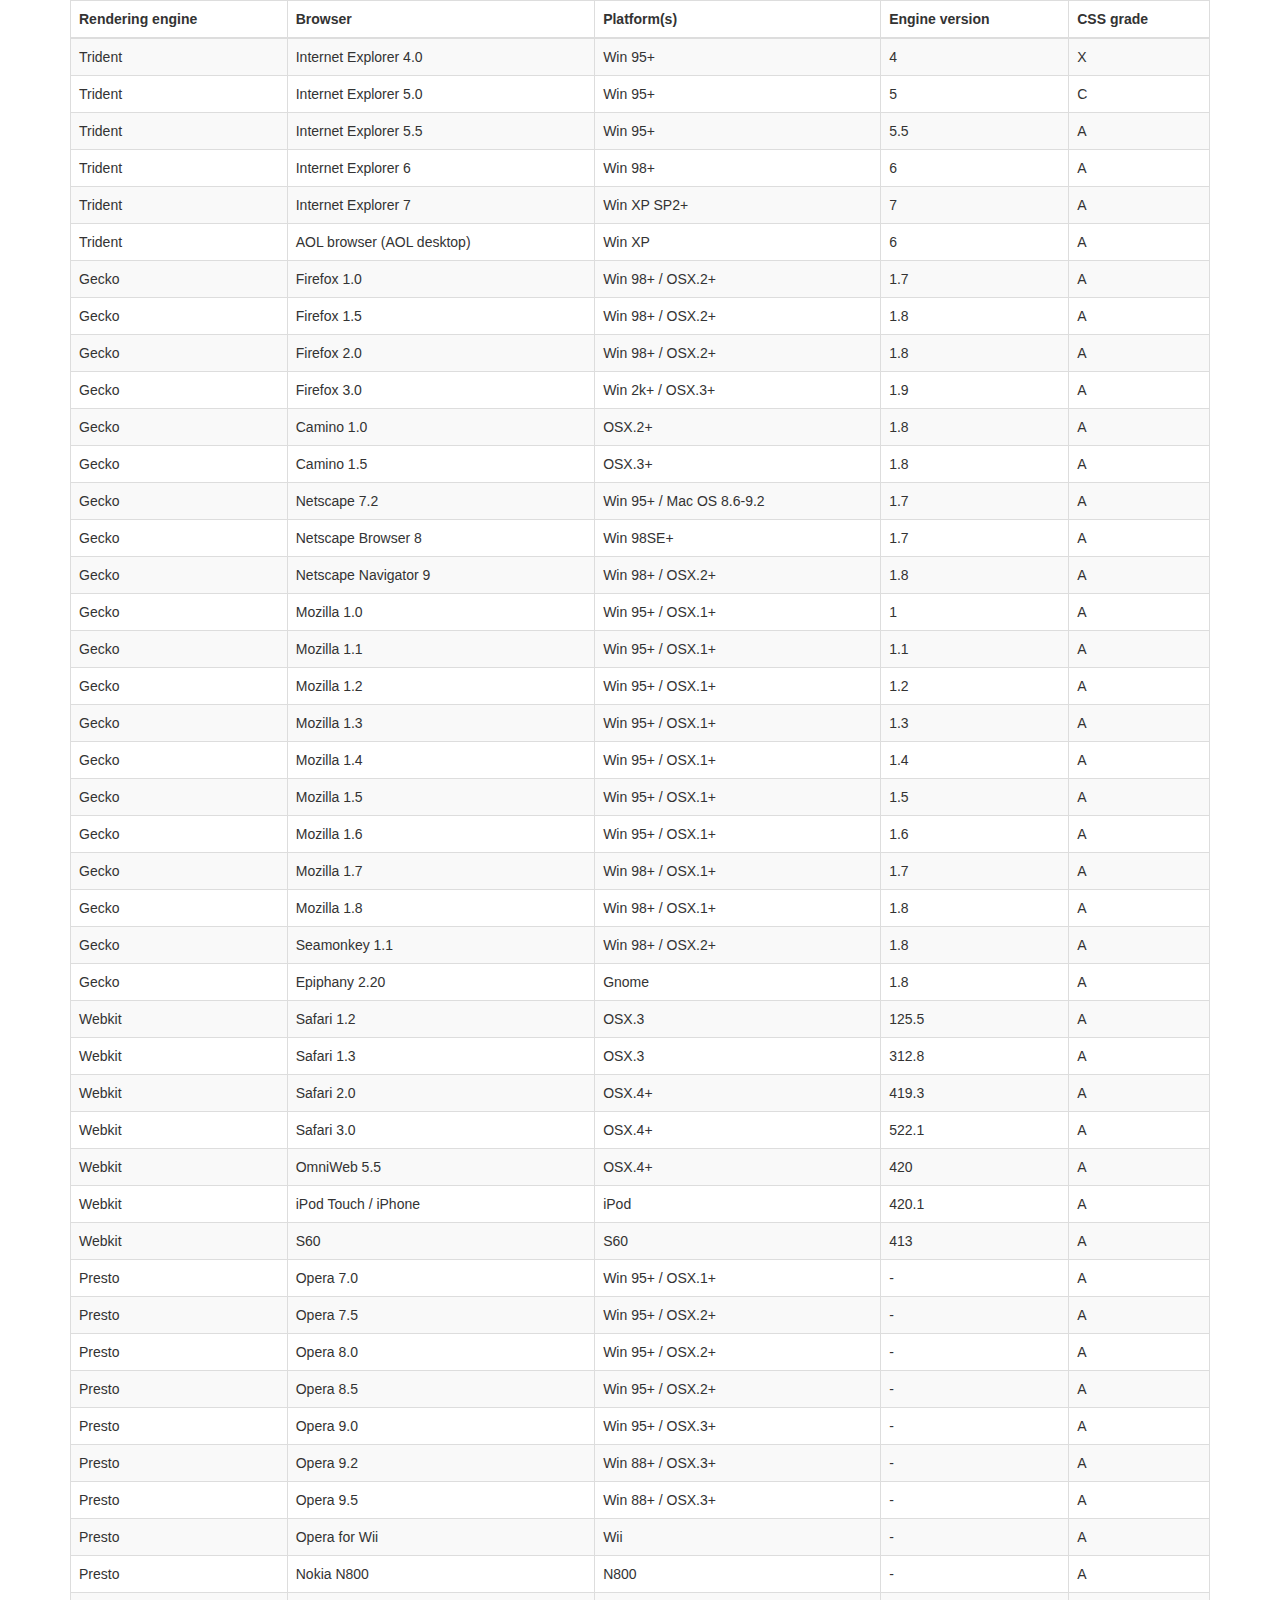
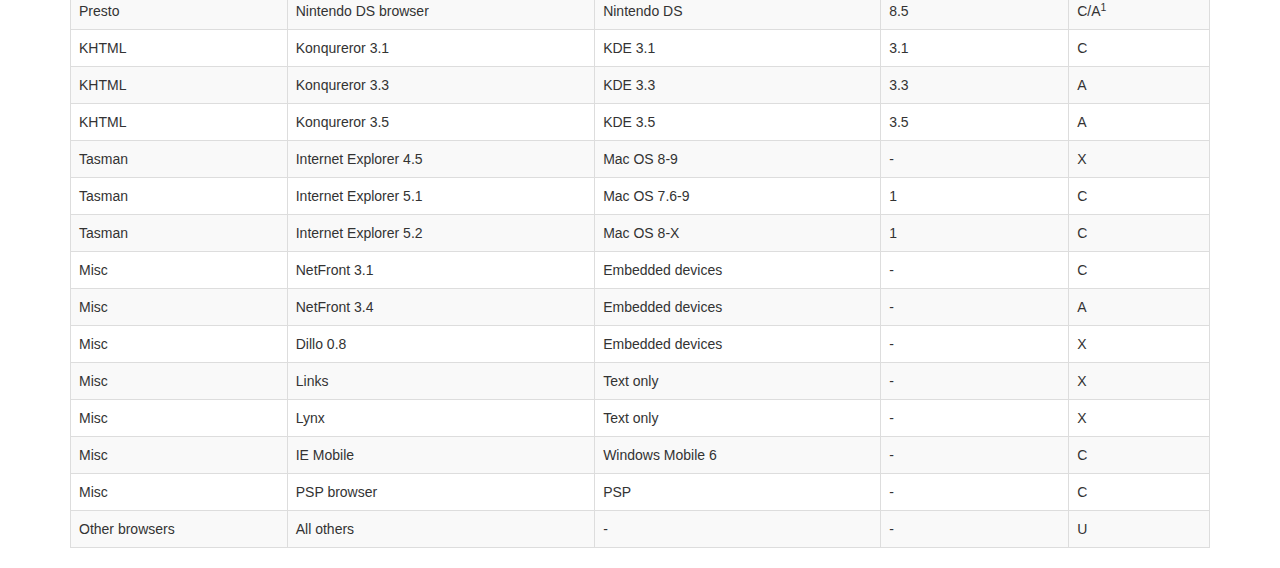
<file: dash/vendor/datatables-plugins/index.html>
<!DOCTYPE HTML PUBLIC "-//W3C//DTD HTML 4.01//EN" "http://www.w3.org/TR/html4/strict.dtd">
<html>
	<head>
		<meta http-equiv="content-type" content="text/html; charset=utf-8" />
		
		<title>DataTables Bootstrap 3 example</title>

		<link rel="stylesheet" type="text/css" href="//maxcdn.bootstrapcdn.com/bootstrap/3.3.0/css/bootstrap.min.css">
		<link rel="stylesheet" type="text/css" href="dataTables.bootstrap.css">

		<script type="text/javascript" language="javascript" src="//code.jquery.com/jquery-1.11.1.min.js"></script>
		<script type="text/javascript" language="javascript" src="//cdn.datatables.net/1.10.3/js/jquery.dataTables.min.js"></script>
		<script type="text/javascript" language="javascript" src="dataTables.bootstrap.js"></script>
		<script type="text/javascript" charset="utf-8">
			$(document).ready(function() {
				$('#example').dataTable();
			} );
		</script>
	</head>
	<body>
		<div class="container">
			
<table cellpadding="0" cellspacing="0" border="0" class="table table-striped table-bordered" id="example">
	<thead>
		<tr>
			<th>Rendering engine</th>
			<th>Browser</th>
			<th>Platform(s)</th>
			<th>Engine version</th>
			<th>CSS grade</th>
		</tr>
	</thead>
	<tbody>
		<tr class="odd gradeX">
			<td>Trident</td>
			<td>Internet
				 Explorer 4.0</td>
			<td>Win 95+</td>
			<td class="center"> 4</td>
			<td class="center">X</td>
		</tr>
		<tr class="even gradeC">
			<td>Trident</td>
			<td>Internet
				 Explorer 5.0</td>
			<td>Win 95+</td>
			<td class="center">5</td>
			<td class="center">C</td>
		</tr>
		<tr class="odd gradeA">
			<td>Trident</td>
			<td>Internet
				 Explorer 5.5</td>
			<td>Win 95+</td>
			<td class="center">5.5</td>
			<td class="center">A</td>
		</tr>
		<tr class="even gradeA">
			<td>Trident</td>
			<td>Internet
				 Explorer 6</td>
			<td>Win 98+</td>
			<td class="center">6</td>
			<td class="center">A</td>
		</tr>
		<tr class="odd gradeA">
			<td>Trident</td>
			<td>Internet Explorer 7</td>
			<td>Win XP SP2+</td>
			<td class="center">7</td>
			<td class="center">A</td>
		</tr>
		<tr class="even gradeA">
			<td>Trident</td>
			<td>AOL browser (AOL desktop)</td>
			<td>Win XP</td>
			<td class="center">6</td>
			<td class="center">A</td>
		</tr>
		<tr class="gradeA">
			<td>Gecko</td>
			<td>Firefox 1.0</td>
			<td>Win 98+ / OSX.2+</td>
			<td class="center">1.7</td>
			<td class="center">A</td>
		</tr>
		<tr class="gradeA">
			<td>Gecko</td>
			<td>Firefox 1.5</td>
			<td>Win 98+ / OSX.2+</td>
			<td class="center">1.8</td>
			<td class="center">A</td>
		</tr>
		<tr class="gradeA">
			<td>Gecko</td>
			<td>Firefox 2.0</td>
			<td>Win 98+ / OSX.2+</td>
			<td class="center">1.8</td>
			<td class="center">A</td>
		</tr>
		<tr class="gradeA">
			<td>Gecko</td>
			<td>Firefox 3.0</td>
			<td>Win 2k+ / OSX.3+</td>
			<td class="center">1.9</td>
			<td class="center">A</td>
		</tr>
		<tr class="gradeA">
			<td>Gecko</td>
			<td>Camino 1.0</td>
			<td>OSX.2+</td>
			<td class="center">1.8</td>
			<td class="center">A</td>
		</tr>
		<tr class="gradeA">
			<td>Gecko</td>
			<td>Camino 1.5</td>
			<td>OSX.3+</td>
			<td class="center">1.8</td>
			<td class="center">A</td>
		</tr>
		<tr class="gradeA">
			<td>Gecko</td>
			<td>Netscape 7.2</td>
			<td>Win 95+ / Mac OS 8.6-9.2</td>
			<td class="center">1.7</td>
			<td class="center">A</td>
		</tr>
		<tr class="gradeA">
			<td>Gecko</td>
			<td>Netscape Browser 8</td>
			<td>Win 98SE+</td>
			<td class="center">1.7</td>
			<td class="center">A</td>
		</tr>
		<tr class="gradeA">
			<td>Gecko</td>
			<td>Netscape Navigator 9</td>
			<td>Win 98+ / OSX.2+</td>
			<td class="center">1.8</td>
			<td class="center">A</td>
		</tr>
		<tr class="gradeA">
			<td>Gecko</td>
			<td>Mozilla 1.0</td>
			<td>Win 95+ / OSX.1+</td>
			<td class="center">1</td>
			<td class="center">A</td>
		</tr>
		<tr class="gradeA">
			<td>Gecko</td>
			<td>Mozilla 1.1</td>
			<td>Win 95+ / OSX.1+</td>
			<td class="center">1.1</td>
			<td class="center">A</td>
		</tr>
		<tr class="gradeA">
			<td>Gecko</td>
			<td>Mozilla 1.2</td>
			<td>Win 95+ / OSX.1+</td>
			<td class="center">1.2</td>
			<td class="center">A</td>
		</tr>
		<tr class="gradeA">
			<td>Gecko</td>
			<td>Mozilla 1.3</td>
			<td>Win 95+ / OSX.1+</td>
			<td class="center">1.3</td>
			<td class="center">A</td>
		</tr>
		<tr class="gradeA">
			<td>Gecko</td>
			<td>Mozilla 1.4</td>
			<td>Win 95+ / OSX.1+</td>
			<td class="center">1.4</td>
			<td class="center">A</td>
		</tr>
		<tr class="gradeA">
			<td>Gecko</td>
			<td>Mozilla 1.5</td>
			<td>Win 95+ / OSX.1+</td>
			<td class="center">1.5</td>
			<td class="center">A</td>
		</tr>
		<tr class="gradeA">
			<td>Gecko</td>
			<td>Mozilla 1.6</td>
			<td>Win 95+ / OSX.1+</td>
			<td class="center">1.6</td>
			<td class="center">A</td>
		</tr>
		<tr class="gradeA">
			<td>Gecko</td>
			<td>Mozilla 1.7</td>
			<td>Win 98+ / OSX.1+</td>
			<td class="center">1.7</td>
			<td class="center">A</td>
		</tr>
		<tr class="gradeA">
			<td>Gecko</td>
			<td>Mozilla 1.8</td>
			<td>Win 98+ / OSX.1+</td>
			<td class="center">1.8</td>
			<td class="center">A</td>
		</tr>
		<tr class="gradeA">
			<td>Gecko</td>
			<td>Seamonkey 1.1</td>
			<td>Win 98+ / OSX.2+</td>
			<td class="center">1.8</td>
			<td class="center">A</td>
		</tr>
		<tr class="gradeA">
			<td>Gecko</td>
			<td>Epiphany 2.20</td>
			<td>Gnome</td>
			<td class="center">1.8</td>
			<td class="center">A</td>
		</tr>
		<tr class="gradeA">
			<td>Webkit</td>
			<td>Safari 1.2</td>
			<td>OSX.3</td>
			<td class="center">125.5</td>
			<td class="center">A</td>
		</tr>
		<tr class="gradeA">
			<td>Webkit</td>
			<td>Safari 1.3</td>
			<td>OSX.3</td>
			<td class="center">312.8</td>
			<td class="center">A</td>
		</tr>
		<tr class="gradeA">
			<td>Webkit</td>
			<td>Safari 2.0</td>
			<td>OSX.4+</td>
			<td class="center">419.3</td>
			<td class="center">A</td>
		</tr>
		<tr class="gradeA">
			<td>Webkit</td>
			<td>Safari 3.0</td>
			<td>OSX.4+</td>
			<td class="center">522.1</td>
			<td class="center">A</td>
		</tr>
		<tr class="gradeA">
			<td>Webkit</td>
			<td>OmniWeb 5.5</td>
			<td>OSX.4+</td>
			<td class="center">420</td>
			<td class="center">A</td>
		</tr>
		<tr class="gradeA">
			<td>Webkit</td>
			<td>iPod Touch / iPhone</td>
			<td>iPod</td>
			<td class="center">420.1</td>
			<td class="center">A</td>
		</tr>
		<tr class="gradeA">
			<td>Webkit</td>
			<td>S60</td>
			<td>S60</td>
			<td class="center">413</td>
			<td class="center">A</td>
		</tr>
		<tr class="gradeA">
			<td>Presto</td>
			<td>Opera 7.0</td>
			<td>Win 95+ / OSX.1+</td>
			<td class="center">-</td>
			<td class="center">A</td>
		</tr>
		<tr class="gradeA">
			<td>Presto</td>
			<td>Opera 7.5</td>
			<td>Win 95+ / OSX.2+</td>
			<td class="center">-</td>
			<td class="center">A</td>
		</tr>
		<tr class="gradeA">
			<td>Presto</td>
			<td>Opera 8.0</td>
			<td>Win 95+ / OSX.2+</td>
			<td class="center">-</td>
			<td class="center">A</td>
		</tr>
		<tr class="gradeA">
			<td>Presto</td>
			<td>Opera 8.5</td>
			<td>Win 95+ / OSX.2+</td>
			<td class="center">-</td>
			<td class="center">A</td>
		</tr>
		<tr class="gradeA">
			<td>Presto</td>
			<td>Opera 9.0</td>
			<td>Win 95+ / OSX.3+</td>
			<td class="center">-</td>
			<td class="center">A</td>
		</tr>
		<tr class="gradeA">
			<td>Presto</td>
			<td>Opera 9.2</td>
			<td>Win 88+ / OSX.3+</td>
			<td class="center">-</td>
			<td class="center">A</td>
		</tr>
		<tr class="gradeA">
			<td>Presto</td>
			<td>Opera 9.5</td>
			<td>Win 88+ / OSX.3+</td>
			<td class="center">-</td>
			<td class="center">A</td>
		</tr>
		<tr class="gradeA">
			<td>Presto</td>
			<td>Opera for Wii</td>
			<td>Wii</td>
			<td class="center">-</td>
			<td class="center">A</td>
		</tr>
		<tr class="gradeA">
			<td>Presto</td>
			<td>Nokia N800</td>
			<td>N800</td>
			<td class="center">-</td>
			<td class="center">A</td>
		</tr>
		<tr class="gradeA">
			<td>Presto</td>
			<td>Nintendo DS browser</td>
			<td>Nintendo DS</td>
			<td class="center">8.5</td>
			<td class="center">C/A<sup>1</sup></td>
		</tr>
		<tr class="gradeC">
			<td>KHTML</td>
			<td>Konqureror 3.1</td>
			<td>KDE 3.1</td>
			<td class="center">3.1</td>
			<td class="center">C</td>
		</tr>
		<tr class="gradeA">
			<td>KHTML</td>
			<td>Konqureror 3.3</td>
			<td>KDE 3.3</td>
			<td class="center">3.3</td>
			<td class="center">A</td>
		</tr>
		<tr class="gradeA">
			<td>KHTML</td>
			<td>Konqureror 3.5</td>
			<td>KDE 3.5</td>
			<td class="center">3.5</td>
			<td class="center">A</td>
		</tr>
		<tr class="gradeX">
			<td>Tasman</td>
			<td>Internet Explorer 4.5</td>
			<td>Mac OS 8-9</td>
			<td class="center">-</td>
			<td class="center">X</td>
		</tr>
		<tr class="gradeC">
			<td>Tasman</td>
			<td>Internet Explorer 5.1</td>
			<td>Mac OS 7.6-9</td>
			<td class="center">1</td>
			<td class="center">C</td>
		</tr>
		<tr class="gradeC">
			<td>Tasman</td>
			<td>Internet Explorer 5.2</td>
			<td>Mac OS 8-X</td>
			<td class="center">1</td>
			<td class="center">C</td>
		</tr>
		<tr class="gradeA">
			<td>Misc</td>
			<td>NetFront 3.1</td>
			<td>Embedded devices</td>
			<td class="center">-</td>
			<td class="center">C</td>
		</tr>
		<tr class="gradeA">
			<td>Misc</td>
			<td>NetFront 3.4</td>
			<td>Embedded devices</td>
			<td class="center">-</td>
			<td class="center">A</td>
		</tr>
		<tr class="gradeX">
			<td>Misc</td>
			<td>Dillo 0.8</td>
			<td>Embedded devices</td>
			<td class="center">-</td>
			<td class="center">X</td>
		</tr>
		<tr class="gradeX">
			<td>Misc</td>
			<td>Links</td>
			<td>Text only</td>
			<td class="center">-</td>
			<td class="center">X</td>
		</tr>
		<tr class="gradeX">
			<td>Misc</td>
			<td>Lynx</td>
			<td>Text only</td>
			<td class="center">-</td>
			<td class="center">X</td>
		</tr>
		<tr class="gradeC">
			<td>Misc</td>
			<td>IE Mobile</td>
			<td>Windows Mobile 6</td>
			<td class="center">-</td>
			<td class="center">C</td>
		</tr>
		<tr class="gradeC">
			<td>Misc</td>
			<td>PSP browser</td>
			<td>PSP</td>
			<td class="center">-</td>
			<td class="center">C</td>
		</tr>
		<tr class="gradeU">
			<td>Other browsers</td>
			<td>All others</td>
			<td>-</td>
			<td class="center">-</td>
			<td class="center">U</td>
		</tr>
	</tbody>
</table>
			
		</div>
	</body>
</html>
</file>
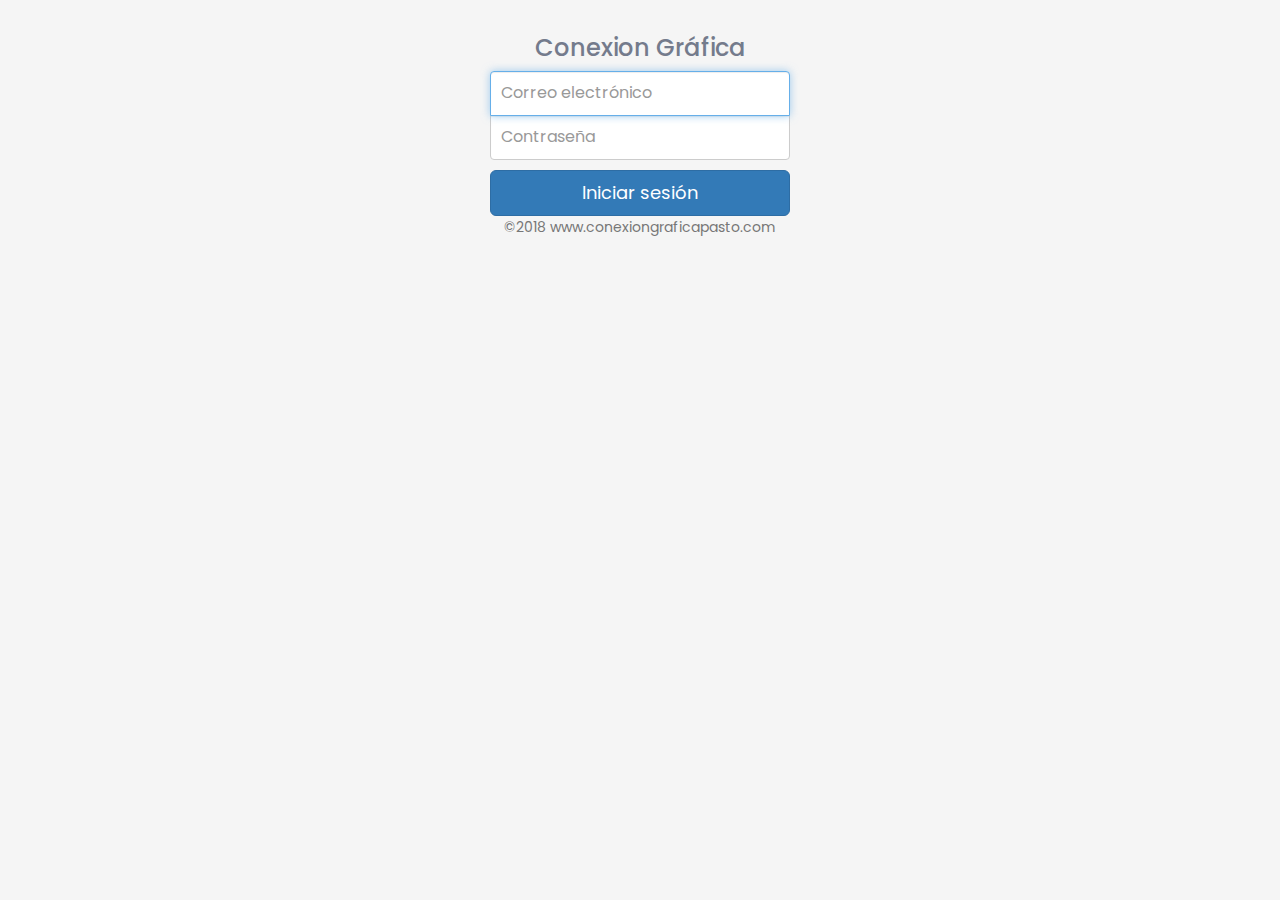
<file: login.html>
<html lang="en">
  <head>
    <meta charset="utf-8">
    <meta name="viewport" content="width=device-width, initial-scale=1, shrink-to-fit=no">
    <meta name="description" content="">
    <meta name="author" content="">
    <link rel="icon" href="../../../../favicon.ico">

    <title>Iniciar sesion</title>

    <!-- Bootstrap core CSS -->
    <link href="assest/css/plugins/bootstrap.min.css" rel="stylesheet">

    <!-- Custom styles for this template -->
    <!--====== STYLESHEETS ======-->
    <link href="assest/css/plugins.css" rel="stylesheet">
    <link href="assest/css/theme.css" rel="stylesheet">
    <link href="assest/css/icons.css" rel="stylesheet">

    <!--====== MAIN STYLESHEETS ======-->
    <link href="style.css" rel="stylesheet">
    <link href="assest/css/responsive.css" rel="stylesheet">
    <script src="assest/js/vendor/modernizr-2.8.3.min.js"></script>
    <link href="style.css" rel="stylesheet">
  </head>

  <body class="text-center bg-theme">
    <form class="form-signin">
      
      <h1 class="h3 mb-3 font-weight-normal">Conexion Gráfica</h1>
      <label for="inputEmail" class="sr-only">Correo electrónico</label>
      <input type="email" id="inputEmail" class="form-control" placeholder="Correo electrónico" required autofocus>
      <label for="inputPassword" class="sr-only">Contraseña</label>
      <input type="password" id="inputPassword" class="form-control" placeholder="Contraseña" required>
      <button class="btn btn-lg btn-primary btn-block" type="submit">Iniciar sesión</button>
      <p class="mt-5 mb-3 text-muted">&copy;2018 www.conexiongraficapasto.com</p>
    </form>
  </body>
</html>
</file>
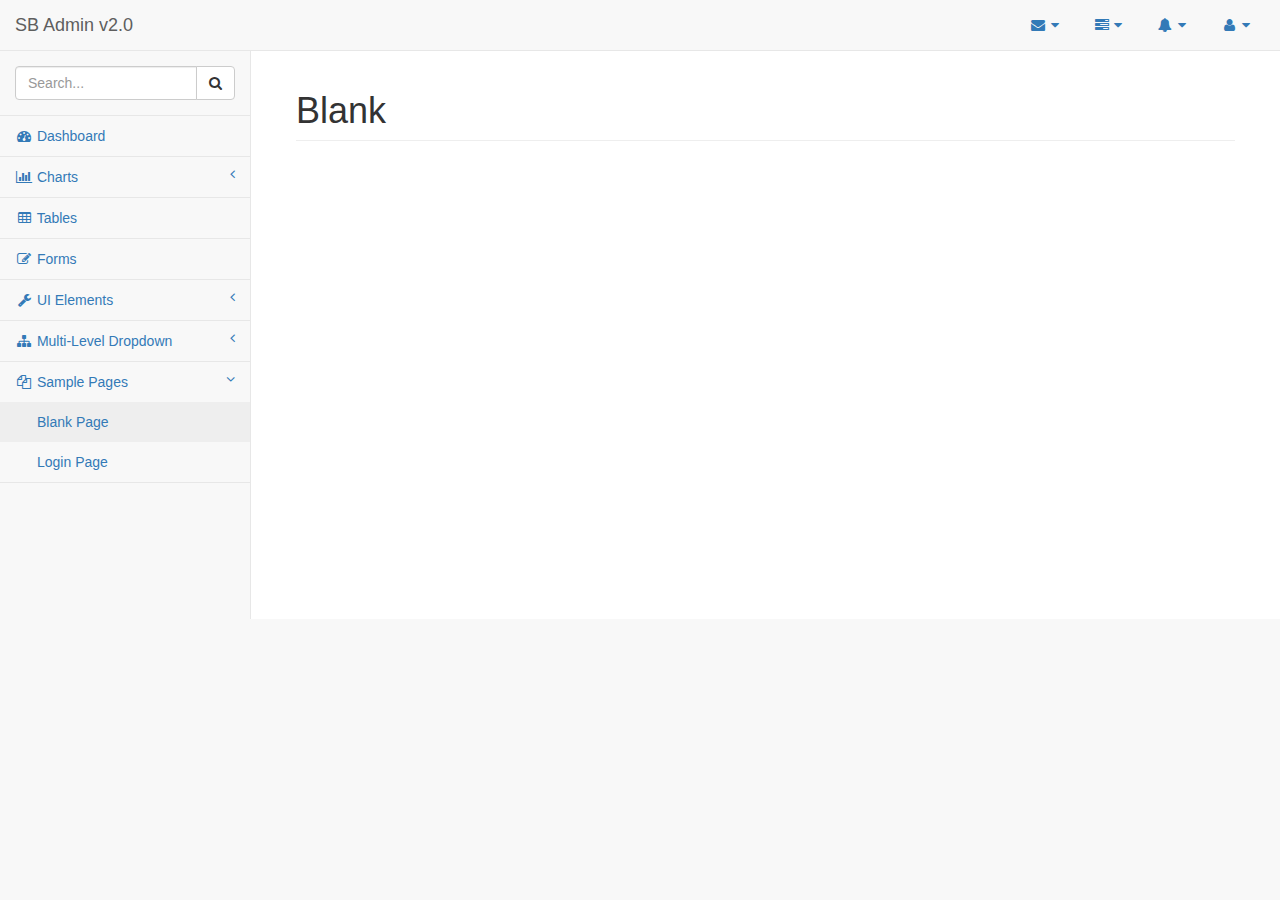
<file: dash/pages/blank.html>
<!DOCTYPE html>
<html lang="en">

<head>

    <meta charset="utf-8">
    <meta http-equiv="X-UA-Compatible" content="IE=edge">
    <meta name="viewport" content="width=device-width, initial-scale=1">
    <meta name="description" content="">
    <meta name="author" content="">

    <title>SB Admin 2 - Bootstrap Admin Theme</title>

    <!-- Bootstrap Core CSS -->
    <link href="../vendor/bootstrap/css/bootstrap.min.css" rel="stylesheet">

    <!-- MetisMenu CSS -->
    <link href="../vendor/metisMenu/metisMenu.min.css" rel="stylesheet">

    <!-- Custom CSS -->
    <link href="../dist/css/sb-admin-2.css" rel="stylesheet">

    <!-- Custom Fonts -->
    <link href="../vendor/font-awesome/css/font-awesome.min.css" rel="stylesheet" type="text/css">

    <!-- HTML5 Shim and Respond.js IE8 support of HTML5 elements and media queries -->
    <!-- WARNING: Respond.js doesn't work if you view the page via file:// -->
    <!--[if lt IE 9]>
        <script src="https://oss.maxcdn.com/libs/html5shiv/3.7.0/html5shiv.js"></script>
        <script src="https://oss.maxcdn.com/libs/respond.js/1.4.2/respond.min.js"></script>
    <![endif]-->

</head>

<body>

    <div id="wrapper">

        <!-- Navigation -->
        <nav class="navbar navbar-default navbar-static-top" role="navigation" style="margin-bottom: 0">
            <div class="navbar-header">
                <button type="button" class="navbar-toggle" data-toggle="collapse" data-target=".navbar-collapse">
                    <span class="sr-only">Toggle navigation</span>
                    <span class="icon-bar"></span>
                    <span class="icon-bar"></span>
                    <span class="icon-bar"></span>
                </button>
                <a class="navbar-brand" href="index.html">SB Admin v2.0</a>
            </div>
            <!-- /.navbar-header -->

            <ul class="nav navbar-top-links navbar-right">
                <li class="dropdown">
                    <a class="dropdown-toggle" data-toggle="dropdown" href="#">
                        <i class="fa fa-envelope fa-fw"></i> <i class="fa fa-caret-down"></i>
                    </a>
                    <ul class="dropdown-menu dropdown-messages">
                        <li>
                            <a href="#">
                                <div>
                                    <strong>John Smith</strong>
                                    <span class="pull-right text-muted">
                                        <em>Yesterday</em>
                                    </span>
                                </div>
                                <div>Lorem ipsum dolor sit amet, consectetur adipiscing elit. Pellentesque eleifend...</div>
                            </a>
                        </li>
                        <li class="divider"></li>
                        <li>
                            <a href="#">
                                <div>
                                    <strong>John Smith</strong>
                                    <span class="pull-right text-muted">
                                        <em>Yesterday</em>
                                    </span>
                                </div>
                                <div>Lorem ipsum dolor sit amet, consectetur adipiscing elit. Pellentesque eleifend...</div>
                            </a>
                        </li>
                        <li class="divider"></li>
                        <li>
                            <a href="#">
                                <div>
                                    <strong>John Smith</strong>
                                    <span class="pull-right text-muted">
                                        <em>Yesterday</em>
                                    </span>
                                </div>
                                <div>Lorem ipsum dolor sit amet, consectetur adipiscing elit. Pellentesque eleifend...</div>
                            </a>
                        </li>
                        <li class="divider"></li>
                        <li>
                            <a class="text-center" href="#">
                                <strong>Read All Messages</strong>
                                <i class="fa fa-angle-right"></i>
                            </a>
                        </li>
                    </ul>
                    <!-- /.dropdown-messages -->
                </li>
                <!-- /.dropdown -->
                <li class="dropdown">
                    <a class="dropdown-toggle" data-toggle="dropdown" href="#">
                        <i class="fa fa-tasks fa-fw"></i> <i class="fa fa-caret-down"></i>
                    </a>
                    <ul class="dropdown-menu dropdown-tasks">
                        <li>
                            <a href="#">
                                <div>
                                    <p>
                                        <strong>Task 1</strong>
                                        <span class="pull-right text-muted">40% Complete</span>
                                    </p>
                                    <div class="progress progress-striped active">
                                        <div class="progress-bar progress-bar-success" role="progressbar" aria-valuenow="40" aria-valuemin="0" aria-valuemax="100" style="width: 40%">
                                            <span class="sr-only">40% Complete (success)</span>
                                        </div>
                                    </div>
                                </div>
                            </a>
                        </li>
                        <li class="divider"></li>
                        <li>
                            <a href="#">
                                <div>
                                    <p>
                                        <strong>Task 2</strong>
                                        <span class="pull-right text-muted">20% Complete</span>
                                    </p>
                                    <div class="progress progress-striped active">
                                        <div class="progress-bar progress-bar-info" role="progressbar" aria-valuenow="20" aria-valuemin="0" aria-valuemax="100" style="width: 20%">
                                            <span class="sr-only">20% Complete</span>
                                        </div>
                                    </div>
                                </div>
                            </a>
                        </li>
                        <li class="divider"></li>
                        <li>
                            <a href="#">
                                <div>
                                    <p>
                                        <strong>Task 3</strong>
                                        <span class="pull-right text-muted">60% Complete</span>
                                    </p>
                                    <div class="progress progress-striped active">
                                        <div class="progress-bar progress-bar-warning" role="progressbar" aria-valuenow="60" aria-valuemin="0" aria-valuemax="100" style="width: 60%">
                                            <span class="sr-only">60% Complete (warning)</span>
                                        </div>
                                    </div>
                                </div>
                            </a>
                        </li>
                        <li class="divider"></li>
                        <li>
                            <a href="#">
                                <div>
                                    <p>
                                        <strong>Task 4</strong>
                                        <span class="pull-right text-muted">80% Complete</span>
                                    </p>
                                    <div class="progress progress-striped active">
                                        <div class="progress-bar progress-bar-danger" role="progressbar" aria-valuenow="80" aria-valuemin="0" aria-valuemax="100" style="width: 80%">
                                            <span class="sr-only">80% Complete (danger)</span>
                                        </div>
                                    </div>
                                </div>
                            </a>
                        </li>
                        <li class="divider"></li>
                        <li>
                            <a class="text-center" href="#">
                                <strong>See All Tasks</strong>
                                <i class="fa fa-angle-right"></i>
                            </a>
                        </li>
                    </ul>
                    <!-- /.dropdown-tasks -->
                </li>
                <!-- /.dropdown -->
                <li class="dropdown">
                    <a class="dropdown-toggle" data-toggle="dropdown" href="#">
                        <i class="fa fa-bell fa-fw"></i> <i class="fa fa-caret-down"></i>
                    </a>
                    <ul class="dropdown-menu dropdown-alerts">
                        <li>
                            <a href="#">
                                <div>
                                    <i class="fa fa-comment fa-fw"></i> New Comment
                                    <span class="pull-right text-muted small">4 minutes ago</span>
                                </div>
                            </a>
                        </li>
                        <li class="divider"></li>
                        <li>
                            <a href="#">
                                <div>
                                    <i class="fa fa-twitter fa-fw"></i> 3 New Followers
                                    <span class="pull-right text-muted small">12 minutes ago</span>
                                </div>
                            </a>
                        </li>
                        <li class="divider"></li>
                        <li>
                            <a href="#">
                                <div>
                                    <i class="fa fa-envelope fa-fw"></i> Message Sent
                                    <span class="pull-right text-muted small">4 minutes ago</span>
                                </div>
                            </a>
                        </li>
                        <li class="divider"></li>
                        <li>
                            <a href="#">
                                <div>
                                    <i class="fa fa-tasks fa-fw"></i> New Task
                                    <span class="pull-right text-muted small">4 minutes ago</span>
                                </div>
                            </a>
                        </li>
                        <li class="divider"></li>
                        <li>
                            <a href="#">
                                <div>
                                    <i class="fa fa-upload fa-fw"></i> Server Rebooted
                                    <span class="pull-right text-muted small">4 minutes ago</span>
                                </div>
                            </a>
                        </li>
                        <li class="divider"></li>
                        <li>
                            <a class="text-center" href="#">
                                <strong>See All Alerts</strong>
                                <i class="fa fa-angle-right"></i>
                            </a>
                        </li>
                    </ul>
                    <!-- /.dropdown-alerts -->
                </li>
                <!-- /.dropdown -->
                <li class="dropdown">
                    <a class="dropdown-toggle" data-toggle="dropdown" href="#">
                        <i class="fa fa-user fa-fw"></i> <i class="fa fa-caret-down"></i>
                    </a>
                    <ul class="dropdown-menu dropdown-user">
                        <li><a href="#"><i class="fa fa-user fa-fw"></i> User Profile</a>
                        </li>
                        <li><a href="#"><i class="fa fa-gear fa-fw"></i> Settings</a>
                        </li>
                        <li class="divider"></li>
                        <li><a href="login.html"><i class="fa fa-sign-out fa-fw"></i> Logout</a>
                        </li>
                    </ul>
                    <!-- /.dropdown-user -->
                </li>
                <!-- /.dropdown -->
            </ul>
            <!-- /.navbar-top-links -->

            <div class="navbar-default sidebar" role="navigation">
                <div class="sidebar-nav navbar-collapse">
                    <ul class="nav" id="side-menu">
                        <li class="sidebar-search">
                            <div class="input-group custom-search-form">
                                <input type="text" class="form-control" placeholder="Search...">
                                <span class="input-group-btn">
                                    <button class="btn btn-default" type="button">
                                        <i class="fa fa-search"></i>
                                    </button>
                                </span>
                            </div>
                            <!-- /input-group -->
                        </li>
                        <li>
                            <a href="index.html"><i class="fa fa-dashboard fa-fw"></i> Dashboard</a>
                        </li>
                        <li>
                            <a href="#"><i class="fa fa-bar-chart-o fa-fw"></i> Charts<span class="fa arrow"></span></a>
                            <ul class="nav nav-second-level">
                                <li>
                                    <a href="flot.html">Flot Charts</a>
                                </li>
                                <li>
                                    <a href="morris.html">Morris.js Charts</a>
                                </li>
                            </ul>
                            <!-- /.nav-second-level -->
                        </li>
                        <li>
                            <a href="tables.html"><i class="fa fa-table fa-fw"></i> Tables</a>
                        </li>
                        <li>
                            <a href="forms.html"><i class="fa fa-edit fa-fw"></i> Forms</a>
                        </li>
                        <li>
                            <a href="#"><i class="fa fa-wrench fa-fw"></i> UI Elements<span class="fa arrow"></span></a>
                            <ul class="nav nav-second-level">
                                <li>
                                    <a href="panels-wells.html">Panels and Wells</a>
                                </li>
                                <li>
                                    <a href="buttons.html">Buttons</a>
                                </li>
                                <li>
                                    <a href="notifications.html">Notifications</a>
                                </li>
                                <li>
                                    <a href="typography.html">Typography</a>
                                </li>
                                <li>
                                    <a href="icons.html"> Icons</a>
                                </li>
                                <li>
                                    <a href="grid.html">Grid</a>
                                </li>
                            </ul>
                            <!-- /.nav-second-level -->
                        </li>
                        <li>
                            <a href="#"><i class="fa fa-sitemap fa-fw"></i> Multi-Level Dropdown<span class="fa arrow"></span></a>
                            <ul class="nav nav-second-level">
                                <li>
                                    <a href="#">Second Level Item</a>
                                </li>
                                <li>
                                    <a href="#">Second Level Item</a>
                                </li>
                                <li>
                                    <a href="#">Third Level <span class="fa arrow"></span></a>
                                    <ul class="nav nav-third-level">
                                        <li>
                                            <a href="#">Third Level Item</a>
                                        </li>
                                        <li>
                                            <a href="#">Third Level Item</a>
                                        </li>
                                        <li>
                                            <a href="#">Third Level Item</a>
                                        </li>
                                        <li>
                                            <a href="#">Third Level Item</a>
                                        </li>
                                    </ul>
                                    <!-- /.nav-third-level -->
                                </li>
                            </ul>
                            <!-- /.nav-second-level -->
                        </li>
                        <li class="active">
                            <a href="#"><i class="fa fa-files-o fa-fw"></i> Sample Pages<span class="fa arrow"></span></a>
                            <ul class="nav nav-second-level">
                                <li>
                                    <a class="active" href="blank.html">Blank Page</a>
                                </li>
                                <li>
                                    <a href="login.html">Login Page</a>
                                </li>
                            </ul>
                            <!-- /.nav-second-level -->
                        </li>
                    </ul>
                </div>
                <!-- /.sidebar-collapse -->
            </div>
            <!-- /.navbar-static-side -->
        </nav>

        <!-- Page Content -->
        <div id="page-wrapper">
            <div class="container-fluid">
                <div class="row">
                    <div class="col-lg-12">
                        <h1 class="page-header">Blank</h1>
                    </div>
                    <!-- /.col-lg-12 -->
                </div>
                <!-- /.row -->
            </div>
            <!-- /.container-fluid -->
        </div>
        <!-- /#page-wrapper -->

    </div>
    <!-- /#wrapper -->

    <!-- jQuery -->
    <script src="../vendor/jquery/jquery.min.js"></script>

    <!-- Bootstrap Core JavaScript -->
    <script src="../vendor/bootstrap/js/bootstrap.min.js"></script>

    <!-- Metis Menu Plugin JavaScript -->
    <script src="../vendor/metisMenu/metisMenu.min.js"></script>

    <!-- Custom Theme JavaScript -->
    <script src="../dist/js/sb-admin-2.js"></script>

</body>

</html>
</file>
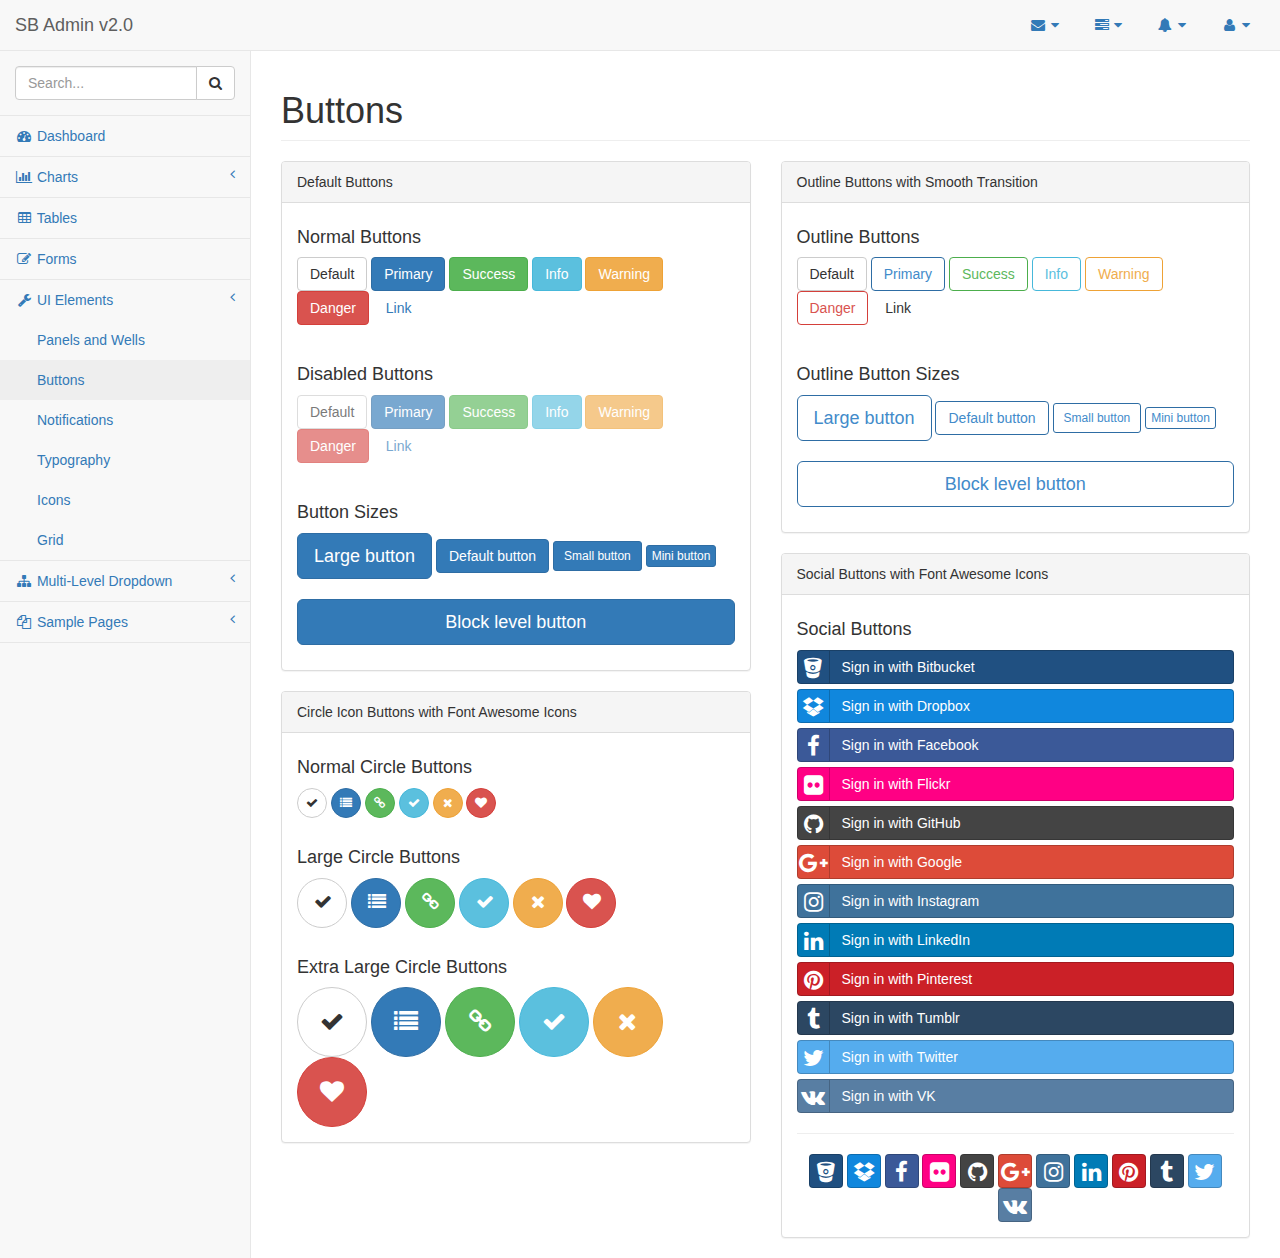
<file: dash/pages/buttons.html>
<!DOCTYPE html>
<html lang="en">

<head>

    <meta charset="utf-8">
    <meta http-equiv="X-UA-Compatible" content="IE=edge">
    <meta name="viewport" content="width=device-width, initial-scale=1">
    <meta name="description" content="">
    <meta name="author" content="">

    <title>SB Admin 2 - Bootstrap Admin Theme</title>

    <!-- Bootstrap Core CSS -->
    <link href="../vendor/bootstrap/css/bootstrap.min.css" rel="stylesheet">

    <!-- MetisMenu CSS -->
    <link href="../vendor/metisMenu/metisMenu.min.css" rel="stylesheet">

    <!-- Social Buttons CSS -->
    <link href="../vendor/bootstrap-social/bootstrap-social.css" rel="stylesheet">

    <!-- Custom CSS -->
    <link href="../dist/css/sb-admin-2.css" rel="stylesheet">

    <!-- Custom Fonts -->
    <link href="../vendor/font-awesome/css/font-awesome.min.css" rel="stylesheet" type="text/css">

    <!-- HTML5 Shim and Respond.js IE8 support of HTML5 elements and media queries -->
    <!-- WARNING: Respond.js doesn't work if you view the page via file:// -->
    <!--[if lt IE 9]>
        <script src="https://oss.maxcdn.com/libs/html5shiv/3.7.0/html5shiv.js"></script>
        <script src="https://oss.maxcdn.com/libs/respond.js/1.4.2/respond.min.js"></script>
    <![endif]-->

</head>

<body>

    <div id="wrapper">

        <!-- Navigation -->
        <nav class="navbar navbar-default navbar-static-top" role="navigation" style="margin-bottom: 0">
            <div class="navbar-header">
                <button type="button" class="navbar-toggle" data-toggle="collapse" data-target=".navbar-collapse">
                    <span class="sr-only">Toggle navigation</span>
                    <span class="icon-bar"></span>
                    <span class="icon-bar"></span>
                    <span class="icon-bar"></span>
                </button>
                <a class="navbar-brand" href="index.html">SB Admin v2.0</a>
            </div>
            <!-- /.navbar-header -->

            <ul class="nav navbar-top-links navbar-right">
                <li class="dropdown">
                    <a class="dropdown-toggle" data-toggle="dropdown" href="#">
                        <i class="fa fa-envelope fa-fw"></i> <i class="fa fa-caret-down"></i>
                    </a>
                    <ul class="dropdown-menu dropdown-messages">
                        <li>
                            <a href="#">
                                <div>
                                    <strong>John Smith</strong>
                                    <span class="pull-right text-muted">
                                        <em>Yesterday</em>
                                    </span>
                                </div>
                                <div>Lorem ipsum dolor sit amet, consectetur adipiscing elit. Pellentesque eleifend...</div>
                            </a>
                        </li>
                        <li class="divider"></li>
                        <li>
                            <a href="#">
                                <div>
                                    <strong>John Smith</strong>
                                    <span class="pull-right text-muted">
                                        <em>Yesterday</em>
                                    </span>
                                </div>
                                <div>Lorem ipsum dolor sit amet, consectetur adipiscing elit. Pellentesque eleifend...</div>
                            </a>
                        </li>
                        <li class="divider"></li>
                        <li>
                            <a href="#">
                                <div>
                                    <strong>John Smith</strong>
                                    <span class="pull-right text-muted">
                                        <em>Yesterday</em>
                                    </span>
                                </div>
                                <div>Lorem ipsum dolor sit amet, consectetur adipiscing elit. Pellentesque eleifend...</div>
                            </a>
                        </li>
                        <li class="divider"></li>
                        <li>
                            <a class="text-center" href="#">
                                <strong>Read All Messages</strong>
                                <i class="fa fa-angle-right"></i>
                            </a>
                        </li>
                    </ul>
                    <!-- /.dropdown-messages -->
                </li>
                <!-- /.dropdown -->
                <li class="dropdown">
                    <a class="dropdown-toggle" data-toggle="dropdown" href="#">
                        <i class="fa fa-tasks fa-fw"></i> <i class="fa fa-caret-down"></i>
                    </a>
                    <ul class="dropdown-menu dropdown-tasks">
                        <li>
                            <a href="#">
                                <div>
                                    <p>
                                        <strong>Task 1</strong>
                                        <span class="pull-right text-muted">40% Complete</span>
                                    </p>
                                    <div class="progress progress-striped active">
                                        <div class="progress-bar progress-bar-success" role="progressbar" aria-valuenow="40" aria-valuemin="0" aria-valuemax="100" style="width: 40%">
                                            <span class="sr-only">40% Complete (success)</span>
                                        </div>
                                    </div>
                                </div>
                            </a>
                        </li>
                        <li class="divider"></li>
                        <li>
                            <a href="#">
                                <div>
                                    <p>
                                        <strong>Task 2</strong>
                                        <span class="pull-right text-muted">20% Complete</span>
                                    </p>
                                    <div class="progress progress-striped active">
                                        <div class="progress-bar progress-bar-info" role="progressbar" aria-valuenow="20" aria-valuemin="0" aria-valuemax="100" style="width: 20%">
                                            <span class="sr-only">20% Complete</span>
                                        </div>
                                    </div>
                                </div>
                            </a>
                        </li>
                        <li class="divider"></li>
                        <li>
                            <a href="#">
                                <div>
                                    <p>
                                        <strong>Task 3</strong>
                                        <span class="pull-right text-muted">60% Complete</span>
                                    </p>
                                    <div class="progress progress-striped active">
                                        <div class="progress-bar progress-bar-warning" role="progressbar" aria-valuenow="60" aria-valuemin="0" aria-valuemax="100" style="width: 60%">
                                            <span class="sr-only">60% Complete (warning)</span>
                                        </div>
                                    </div>
                                </div>
                            </a>
                        </li>
                        <li class="divider"></li>
                        <li>
                            <a href="#">
                                <div>
                                    <p>
                                        <strong>Task 4</strong>
                                        <span class="pull-right text-muted">80% Complete</span>
                                    </p>
                                    <div class="progress progress-striped active">
                                        <div class="progress-bar progress-bar-danger" role="progressbar" aria-valuenow="80" aria-valuemin="0" aria-valuemax="100" style="width: 80%">
                                            <span class="sr-only">80% Complete (danger)</span>
                                        </div>
                                    </div>
                                </div>
                            </a>
                        </li>
                        <li class="divider"></li>
                        <li>
                            <a class="text-center" href="#">
                                <strong>See All Tasks</strong>
                                <i class="fa fa-angle-right"></i>
                            </a>
                        </li>
                    </ul>
                    <!-- /.dropdown-tasks -->
                </li>
                <!-- /.dropdown -->
                <li class="dropdown">
                    <a class="dropdown-toggle" data-toggle="dropdown" href="#">
                        <i class="fa fa-bell fa-fw"></i> <i class="fa fa-caret-down"></i>
                    </a>
                    <ul class="dropdown-menu dropdown-alerts">
                        <li>
                            <a href="#">
                                <div>
                                    <i class="fa fa-comment fa-fw"></i> New Comment
                                    <span class="pull-right text-muted small">4 minutes ago</span>
                                </div>
                            </a>
                        </li>
                        <li class="divider"></li>
                        <li>
                            <a href="#">
                                <div>
                                    <i class="fa fa-twitter fa-fw"></i> 3 New Followers
                                    <span class="pull-right text-muted small">12 minutes ago</span>
                                </div>
                            </a>
                        </li>
                        <li class="divider"></li>
                        <li>
                            <a href="#">
                                <div>
                                    <i class="fa fa-envelope fa-fw"></i> Message Sent
                                    <span class="pull-right text-muted small">4 minutes ago</span>
                                </div>
                            </a>
                        </li>
                        <li class="divider"></li>
                        <li>
                            <a href="#">
                                <div>
                                    <i class="fa fa-tasks fa-fw"></i> New Task
                                    <span class="pull-right text-muted small">4 minutes ago</span>
                                </div>
                            </a>
                        </li>
                        <li class="divider"></li>
                        <li>
                            <a href="#">
                                <div>
                                    <i class="fa fa-upload fa-fw"></i> Server Rebooted
                                    <span class="pull-right text-muted small">4 minutes ago</span>
                                </div>
                            </a>
                        </li>
                        <li class="divider"></li>
                        <li>
                            <a class="text-center" href="#">
                                <strong>See All Alerts</strong>
                                <i class="fa fa-angle-right"></i>
                            </a>
                        </li>
                    </ul>
                    <!-- /.dropdown-alerts -->
                </li>
                <!-- /.dropdown -->
                <li class="dropdown">
                    <a class="dropdown-toggle" data-toggle="dropdown" href="#">
                        <i class="fa fa-user fa-fw"></i> <i class="fa fa-caret-down"></i>
                    </a>
                    <ul class="dropdown-menu dropdown-user">
                        <li><a href="#"><i class="fa fa-user fa-fw"></i> User Profile</a>
                        </li>
                        <li><a href="#"><i class="fa fa-gear fa-fw"></i> Settings</a>
                        </li>
                        <li class="divider"></li>
                        <li><a href="login.html"><i class="fa fa-sign-out fa-fw"></i> Logout</a>
                        </li>
                    </ul>
                    <!-- /.dropdown-user -->
                </li>
                <!-- /.dropdown -->
            </ul>
            <!-- /.navbar-top-links -->

            <div class="navbar-default sidebar" role="navigation">
                <div class="sidebar-nav navbar-collapse">
                    <ul class="nav" id="side-menu">
                        <li class="sidebar-search">
                            <div class="input-group custom-search-form">
                                <input type="text" class="form-control" placeholder="Search...">
                                <span class="input-group-btn">
                                <button class="btn btn-default" type="button">
                                    <i class="fa fa-search"></i>
                                </button>
                            </span>
                            </div>
                            <!-- /input-group -->
                        </li>
                        <li>
                            <a href="index.html"><i class="fa fa-dashboard fa-fw"></i> Dashboard</a>
                        </li>
                        <li>
                            <a href="#"><i class="fa fa-bar-chart-o fa-fw"></i> Charts<span class="fa arrow"></span></a>
                            <ul class="nav nav-second-level">
                                <li>
                                    <a href="flot.html">Flot Charts</a>
                                </li>
                                <li>
                                    <a href="morris.html">Morris.js Charts</a>
                                </li>
                            </ul>
                            <!-- /.nav-second-level -->
                        </li>
                        <li>
                            <a href="tables.html"><i class="fa fa-table fa-fw"></i> Tables</a>
                        </li>
                        <li>
                            <a href="forms.html"><i class="fa fa-edit fa-fw"></i> Forms</a>
                        </li>
                        <li>
                            <a href="#"><i class="fa fa-wrench fa-fw"></i> UI Elements<span class="fa arrow"></span></a>
                            <ul class="nav nav-second-level">
                                <li>
                                    <a href="panels-wells.html">Panels and Wells</a>
                                </li>
                                <li>
                                    <a href="buttons.html">Buttons</a>
                                </li>
                                <li>
                                    <a href="notifications.html">Notifications</a>
                                </li>
                                <li>
                                    <a href="typography.html">Typography</a>
                                </li>
                                <li>
                                    <a href="icons.html"> Icons</a>
                                </li>
                                <li>
                                    <a href="grid.html">Grid</a>
                                </li>
                            </ul>
                            <!-- /.nav-second-level -->
                        </li>
                        <li>
                            <a href="#"><i class="fa fa-sitemap fa-fw"></i> Multi-Level Dropdown<span class="fa arrow"></span></a>
                            <ul class="nav nav-second-level">
                                <li>
                                    <a href="#">Second Level Item</a>
                                </li>
                                <li>
                                    <a href="#">Second Level Item</a>
                                </li>
                                <li>
                                    <a href="#">Third Level <span class="fa arrow"></span></a>
                                    <ul class="nav nav-third-level">
                                        <li>
                                            <a href="#">Third Level Item</a>
                                        </li>
                                        <li>
                                            <a href="#">Third Level Item</a>
                                        </li>
                                        <li>
                                            <a href="#">Third Level Item</a>
                                        </li>
                                        <li>
                                            <a href="#">Third Level Item</a>
                                        </li>
                                    </ul>
                                    <!-- /.nav-third-level -->
                                </li>
                            </ul>
                            <!-- /.nav-second-level -->
                        </li>
                        <li>
                            <a href="#"><i class="fa fa-files-o fa-fw"></i> Sample Pages<span class="fa arrow"></span></a>
                            <ul class="nav nav-second-level">
                                <li>
                                    <a href="blank.html">Blank Page</a>
                                </li>
                                <li>
                                    <a href="login.html">Login Page</a>
                                </li>
                            </ul>
                            <!-- /.nav-second-level -->
                        </li>
                    </ul>
                </div>
                <!-- /.sidebar-collapse -->
            </div>
            <!-- /.navbar-static-side -->
        </nav>

        <!-- Page Content -->
        <div id="page-wrapper">
            <div class="row">
                <div class="col-lg-12">
                    <h1 class="page-header">Buttons</h1>
                </div>
                <!-- /.col-lg-12 -->
            </div>
            <!-- /.row -->
            <div class="row">
                <div class="col-lg-6">
                    <div class="panel panel-default">
                        <div class="panel-heading">
                            Default Buttons
                        </div>
                        <!-- /.panel-heading -->
                        <div class="panel-body">
                            <h4>Normal Buttons</h4>
                            <p>
                                <button type="button" class="btn btn-default">Default</button>
                                <button type="button" class="btn btn-primary">Primary</button>
                                <button type="button" class="btn btn-success">Success</button>
                                <button type="button" class="btn btn-info">Info</button>
                                <button type="button" class="btn btn-warning">Warning</button>
                                <button type="button" class="btn btn-danger">Danger</button>
                                <button type="button" class="btn btn-link">Link</button>
                            </p>
                            <br>
                            <h4>Disabled Buttons</h4>
                            <p>
                                <button type="button" class="btn btn-default disabled">Default</button>
                                <button type="button" class="btn btn-primary disabled">Primary</button>
                                <button type="button" class="btn btn-success disabled">Success</button>
                                <button type="button" class="btn btn-info disabled">Info</button>
                                <button type="button" class="btn btn-warning disabled">Warning</button>
                                <button type="button" class="btn btn-danger disabled">Danger</button>
                                <button type="button" class="btn btn-link disabled">Link</button>
                            </p>
                            <br>
                            <h4>Button Sizes</h4>
                            <p>
                                <button type="button" class="btn btn-primary btn-lg">Large button</button>
                                <button type="button" class="btn btn-primary">Default button</button>
                                <button type="button" class="btn btn-primary btn-sm">Small button</button>
                                <button type="button" class="btn btn-primary btn-xs">Mini button</button>
                                <br>
                                <br>
                                <button type="button" class="btn btn-primary btn-lg btn-block">Block level button</button>
                            </p>
                        </div>
                        <!-- /.panel-body -->
                    </div>
                    <!-- /.panel -->
                    <div class="panel panel-default">
                        <div class="panel-heading">
                            Circle Icon Buttons with Font Awesome Icons
                        </div>
                        <!-- /.panel-heading -->
                        <div class="panel-body">
                            <h4>Normal Circle Buttons</h4>
                            <button type="button" class="btn btn-default btn-circle"><i class="fa fa-check"></i>
                            </button>
                            <button type="button" class="btn btn-primary btn-circle"><i class="fa fa-list"></i>
                            </button>
                            <button type="button" class="btn btn-success btn-circle"><i class="fa fa-link"></i>
                            </button>
                            <button type="button" class="btn btn-info btn-circle"><i class="fa fa-check"></i>
                            </button>
                            <button type="button" class="btn btn-warning btn-circle"><i class="fa fa-times"></i>
                            </button>
                            <button type="button" class="btn btn-danger btn-circle"><i class="fa fa-heart"></i>
                            </button>
                            <br>
                            <br>
                            <h4>Large Circle Buttons</h4>
                            <button type="button" class="btn btn-default btn-circle btn-lg"><i class="fa fa-check"></i>
                            </button>
                            <button type="button" class="btn btn-primary btn-circle btn-lg"><i class="fa fa-list"></i>
                            </button>
                            <button type="button" class="btn btn-success btn-circle btn-lg"><i class="fa fa-link"></i>
                            </button>
                            <button type="button" class="btn btn-info btn-circle btn-lg"><i class="fa fa-check"></i>
                            </button>
                            <button type="button" class="btn btn-warning btn-circle btn-lg"><i class="fa fa-times"></i>
                            </button>
                            <button type="button" class="btn btn-danger btn-circle btn-lg"><i class="fa fa-heart"></i>
                            </button>
                            <br>
                            <br>
                            <h4>Extra Large Circle Buttons</h4>
                            <button type="button" class="btn btn-default btn-circle btn-xl"><i class="fa fa-check"></i>
                            </button>
                            <button type="button" class="btn btn-primary btn-circle btn-xl"><i class="fa fa-list"></i>
                            </button>
                            <button type="button" class="btn btn-success btn-circle btn-xl"><i class="fa fa-link"></i>
                            </button>
                            <button type="button" class="btn btn-info btn-circle btn-xl"><i class="fa fa-check"></i>
                            </button>
                            <button type="button" class="btn btn-warning btn-circle btn-xl"><i class="fa fa-times"></i>
                            </button>
                            <button type="button" class="btn btn-danger btn-circle btn-xl"><i class="fa fa-heart"></i>
                            </button>
                        </div>
                        <!-- /.panel-body -->
                    </div>
                    <!-- /.panel -->
                </div>
                <!-- /.col-lg-6 -->
                <div class="col-lg-6">
                    <div class="panel panel-default">
                        <div class="panel-heading">
                            Outline Buttons with Smooth Transition
                        </div>
                        <!-- /.panel-heading -->
                        <div class="panel-body">
                            <h4>Outline Buttons</h4>
                            <p>
                                <button type="button" class="btn btn-outline btn-default">Default</button>
                                <button type="button" class="btn btn-outline btn-primary">Primary</button>
                                <button type="button" class="btn btn-outline btn-success">Success</button>
                                <button type="button" class="btn btn-outline btn-info">Info</button>
                                <button type="button" class="btn btn-outline btn-warning">Warning</button>
                                <button type="button" class="btn btn-outline btn-danger">Danger</button>
                                <button type="button" class="btn btn-outline btn-link">Link</button>
                            </p>
                            <br>
                            <h4>Outline Button Sizes</h4>
                            <p>
                                <button type="button" class="btn btn-outline btn-primary btn-lg">Large button</button>
                                <button type="button" class="btn btn-outline btn-primary">Default button</button>
                                <button type="button" class="btn btn-outline btn-primary btn-sm">Small button</button>
                                <button type="button" class="btn btn-outline btn-primary btn-xs">Mini button</button>
                                <br>
                                <br>
                                <button type="button" class="btn btn-outline btn-primary btn-lg btn-block">Block level button</button>
                            </p>
                        </div>
                        <!-- /.panel-body -->
                    </div>
                    <!-- /.panel -->
                    <div class="panel panel-default">
                        <div class="panel-heading">
                            Social Buttons with Font Awesome Icons
                        </div>
                        <!-- /.panel-heading -->
                        <div class="panel-body">
                            <h4>Social Buttons</h4>
                            <a class="btn btn-block btn-social btn-bitbucket">
                                <i class="fa fa-bitbucket"></i> Sign in with Bitbucket
                            </a>
                            <a class="btn btn-block btn-social btn-dropbox">
                                <i class="fa fa-dropbox"></i> Sign in with Dropbox
                            </a>
                            <a class="btn btn-block btn-social btn-facebook">
                                <i class="fa fa-facebook"></i> Sign in with Facebook
                            </a>
                            <a class="btn btn-block btn-social btn-flickr">
                                <i class="fa fa-flickr"></i> Sign in with Flickr
                            </a>
                            <a class="btn btn-block btn-social btn-github">
                                <i class="fa fa-github"></i> Sign in with GitHub
                            </a>
                            <a class="btn btn-block btn-social btn-google-plus">
                                <i class="fa fa-google-plus"></i> Sign in with Google
                            </a>
                            <a class="btn btn-block btn-social btn-instagram">
                                <i class="fa fa-instagram"></i> Sign in with Instagram
                            </a>
                            <a class="btn btn-block btn-social btn-linkedin">
                                <i class="fa fa-linkedin"></i> Sign in with LinkedIn
                            </a>
                            <a class="btn btn-block btn-social btn-pinterest">
                                <i class="fa fa-pinterest"></i> Sign in with Pinterest
                            </a>
                            <a class="btn btn-block btn-social btn-tumblr">
                                <i class="fa fa-tumblr"></i> Sign in with Tumblr
                            </a>
                            <a class="btn btn-block btn-social btn-twitter">
                                <i class="fa fa-twitter"></i> Sign in with Twitter
                            </a>
                            <a class="btn btn-block btn-social btn-vk">
                                <i class="fa fa-vk"></i> Sign in with VK
                            </a>

                            <hr>

                            <div class="text-center">
                                <a class="btn btn-social-icon btn-bitbucket"><i class="fa fa-bitbucket"></i></a>
                                <a class="btn btn-social-icon btn-dropbox"><i class="fa fa-dropbox"></i></a>
                                <a class="btn btn-social-icon btn-facebook"><i class="fa fa-facebook"></i></a>
                                <a class="btn btn-social-icon btn-flickr"><i class="fa fa-flickr"></i></a>
                                <a class="btn btn-social-icon btn-github"><i class="fa fa-github"></i></a>
                                <a class="btn btn-social-icon btn-google-plus"><i class="fa fa-google-plus"></i></a>
                                <a class="btn btn-social-icon btn-instagram"><i class="fa fa-instagram"></i></a>
                                <a class="btn btn-social-icon btn-linkedin"><i class="fa fa-linkedin"></i></a>
                                <a class="btn btn-social-icon btn-pinterest"><i class="fa fa-pinterest"></i></a>
                                <a class="btn btn-social-icon btn-tumblr"><i class="fa fa-tumblr"></i></a>
                                <a class="btn btn-social-icon btn-twitter"><i class="fa fa-twitter"></i></a>
                                <a class="btn btn-social-icon btn-vk"><i class="fa fa-vk"></i></a>
                            </div>
                        </div>
                        <!-- /.panel-body -->
                    </div>
                    <!-- /.panel -->
                </div>
                <!-- /.col-lg-6 -->
            </div>
            <!-- /.row -->
        </div>
        <!-- /#page-wrapper -->

    </div>
    <!-- /#wrapper -->

    <!-- jQuery -->
    <script src="../vendor/jquery/jquery.min.js"></script>

    <!-- Bootstrap Core JavaScript -->
    <script src="../vendor/bootstrap/js/bootstrap.min.js"></script>

    <!-- Metis Menu Plugin JavaScript -->
    <script src="../vendor/metisMenu/metisMenu.min.js"></script>

    <!-- Custom Theme JavaScript -->
    <script src="../dist/js/sb-admin-2.js"></script>

</body>

</html>
</file>
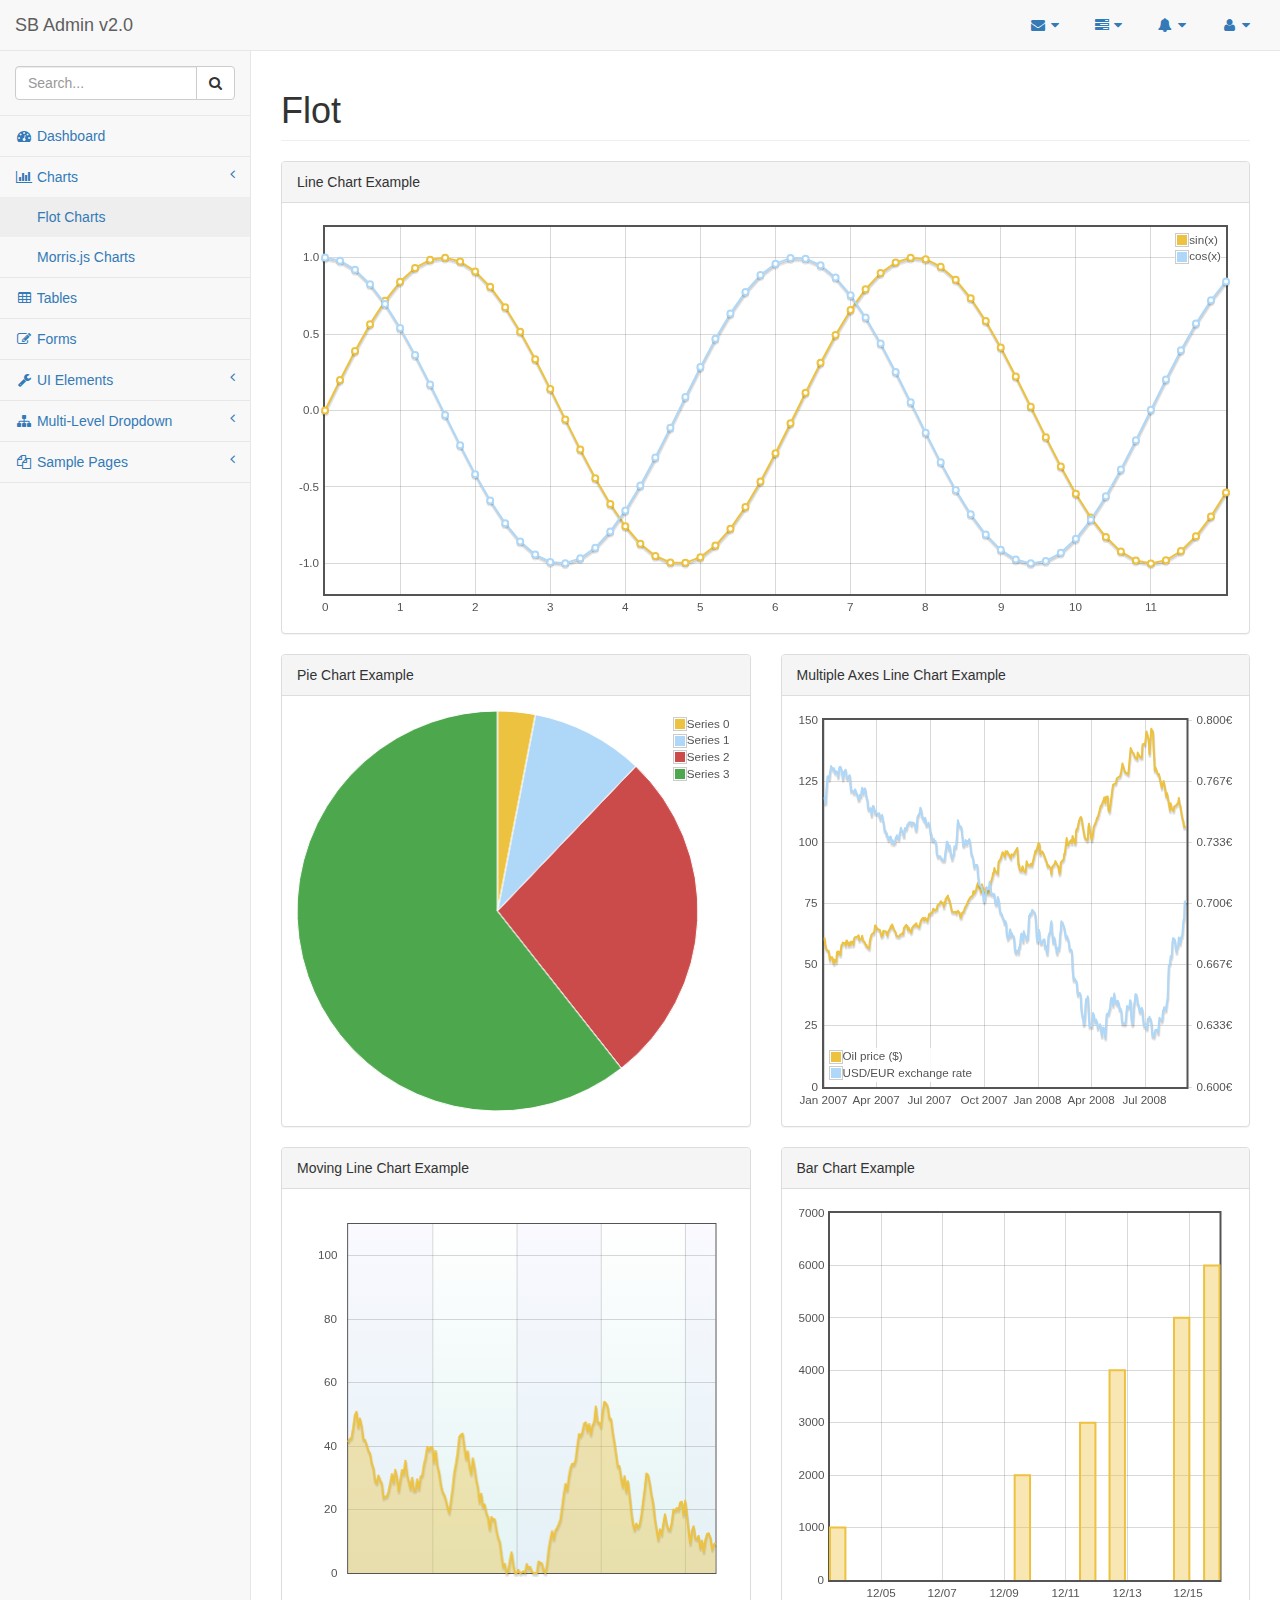
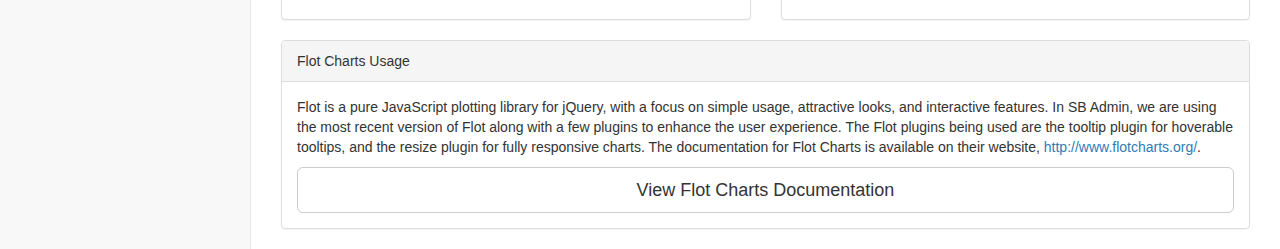
<file: dash/pages/flot.html>
<!DOCTYPE html>
<html lang="en">

<head>

    <meta charset="utf-8">
    <meta http-equiv="X-UA-Compatible" content="IE=edge">
    <meta name="viewport" content="width=device-width, initial-scale=1">
    <meta name="description" content="">
    <meta name="author" content="">

    <title>SB Admin 2 - Bootstrap Admin Theme</title>

    <!-- Bootstrap Core CSS -->
    <link href="../vendor/bootstrap/css/bootstrap.min.css" rel="stylesheet">

    <!-- MetisMenu CSS -->
    <link href="../vendor/metisMenu/metisMenu.min.css" rel="stylesheet">

    <!-- Custom CSS -->
    <link href="../dist/css/sb-admin-2.css" rel="stylesheet">

    <!-- Morris Charts CSS -->
    <link href="../vendor/morrisjs/morris.css" rel="stylesheet">

    <!-- Custom Fonts -->
    <link href="../vendor/font-awesome/css/font-awesome.min.css" rel="stylesheet" type="text/css">

    <!-- HTML5 Shim and Respond.js IE8 support of HTML5 elements and media queries -->
    <!-- WARNING: Respond.js doesn't work if you view the page via file:// -->
    <!--[if lt IE 9]>
        <script src="https://oss.maxcdn.com/libs/html5shiv/3.7.0/html5shiv.js"></script>
        <script src="https://oss.maxcdn.com/libs/respond.js/1.4.2/respond.min.js"></script>
    <![endif]-->

</head>

<body>

    <div id="wrapper">

        <!-- Navigation -->
        <nav class="navbar navbar-default navbar-static-top" role="navigation" style="margin-bottom: 0">
            <div class="navbar-header">
                <button type="button" class="navbar-toggle" data-toggle="collapse" data-target=".navbar-collapse">
                    <span class="sr-only">Toggle navigation</span>
                    <span class="icon-bar"></span>
                    <span class="icon-bar"></span>
                    <span class="icon-bar"></span>
                </button>
                <a class="navbar-brand" href="index.html">SB Admin v2.0</a>
            </div>
            <!-- /.navbar-header -->

            <ul class="nav navbar-top-links navbar-right">
                <li class="dropdown">
                    <a class="dropdown-toggle" data-toggle="dropdown" href="#">
                        <i class="fa fa-envelope fa-fw"></i> <i class="fa fa-caret-down"></i>
                    </a>
                    <ul class="dropdown-menu dropdown-messages">
                        <li>
                            <a href="#">
                                <div>
                                    <strong>John Smith</strong>
                                    <span class="pull-right text-muted">
                                        <em>Yesterday</em>
                                    </span>
                                </div>
                                <div>Lorem ipsum dolor sit amet, consectetur adipiscing elit. Pellentesque eleifend...</div>
                            </a>
                        </li>
                        <li class="divider"></li>
                        <li>
                            <a href="#">
                                <div>
                                    <strong>John Smith</strong>
                                    <span class="pull-right text-muted">
                                        <em>Yesterday</em>
                                    </span>
                                </div>
                                <div>Lorem ipsum dolor sit amet, consectetur adipiscing elit. Pellentesque eleifend...</div>
                            </a>
                        </li>
                        <li class="divider"></li>
                        <li>
                            <a href="#">
                                <div>
                                    <strong>John Smith</strong>
                                    <span class="pull-right text-muted">
                                        <em>Yesterday</em>
                                    </span>
                                </div>
                                <div>Lorem ipsum dolor sit amet, consectetur adipiscing elit. Pellentesque eleifend...</div>
                            </a>
                        </li>
                        <li class="divider"></li>
                        <li>
                            <a class="text-center" href="#">
                                <strong>Read All Messages</strong>
                                <i class="fa fa-angle-right"></i>
                            </a>
                        </li>
                    </ul>
                    <!-- /.dropdown-messages -->
                </li>
                <!-- /.dropdown -->
                <li class="dropdown">
                    <a class="dropdown-toggle" data-toggle="dropdown" href="#">
                        <i class="fa fa-tasks fa-fw"></i> <i class="fa fa-caret-down"></i>
                    </a>
                    <ul class="dropdown-menu dropdown-tasks">
                        <li>
                            <a href="#">
                                <div>
                                    <p>
                                        <strong>Task 1</strong>
                                        <span class="pull-right text-muted">40% Complete</span>
                                    </p>
                                    <div class="progress progress-striped active">
                                        <div class="progress-bar progress-bar-success" role="progressbar" aria-valuenow="40" aria-valuemin="0" aria-valuemax="100" style="width: 40%">
                                            <span class="sr-only">40% Complete (success)</span>
                                        </div>
                                    </div>
                                </div>
                            </a>
                        </li>
                        <li class="divider"></li>
                        <li>
                            <a href="#">
                                <div>
                                    <p>
                                        <strong>Task 2</strong>
                                        <span class="pull-right text-muted">20% Complete</span>
                                    </p>
                                    <div class="progress progress-striped active">
                                        <div class="progress-bar progress-bar-info" role="progressbar" aria-valuenow="20" aria-valuemin="0" aria-valuemax="100" style="width: 20%">
                                            <span class="sr-only">20% Complete</span>
                                        </div>
                                    </div>
                                </div>
                            </a>
                        </li>
                        <li class="divider"></li>
                        <li>
                            <a href="#">
                                <div>
                                    <p>
                                        <strong>Task 3</strong>
                                        <span class="pull-right text-muted">60% Complete</span>
                                    </p>
                                    <div class="progress progress-striped active">
                                        <div class="progress-bar progress-bar-warning" role="progressbar" aria-valuenow="60" aria-valuemin="0" aria-valuemax="100" style="width: 60%">
                                            <span class="sr-only">60% Complete (warning)</span>
                                        </div>
                                    </div>
                                </div>
                            </a>
                        </li>
                        <li class="divider"></li>
                        <li>
                            <a href="#">
                                <div>
                                    <p>
                                        <strong>Task 4</strong>
                                        <span class="pull-right text-muted">80% Complete</span>
                                    </p>
                                    <div class="progress progress-striped active">
                                        <div class="progress-bar progress-bar-danger" role="progressbar" aria-valuenow="80" aria-valuemin="0" aria-valuemax="100" style="width: 80%">
                                            <span class="sr-only">80% Complete (danger)</span>
                                        </div>
                                    </div>
                                </div>
                            </a>
                        </li>
                        <li class="divider"></li>
                        <li>
                            <a class="text-center" href="#">
                                <strong>See All Tasks</strong>
                                <i class="fa fa-angle-right"></i>
                            </a>
                        </li>
                    </ul>
                    <!-- /.dropdown-tasks -->
                </li>
                <!-- /.dropdown -->
                <li class="dropdown">
                    <a class="dropdown-toggle" data-toggle="dropdown" href="#">
                        <i class="fa fa-bell fa-fw"></i> <i class="fa fa-caret-down"></i>
                    </a>
                    <ul class="dropdown-menu dropdown-alerts">
                        <li>
                            <a href="#">
                                <div>
                                    <i class="fa fa-comment fa-fw"></i> New Comment
                                    <span class="pull-right text-muted small">4 minutes ago</span>
                                </div>
                            </a>
                        </li>
                        <li class="divider"></li>
                        <li>
                            <a href="#">
                                <div>
                                    <i class="fa fa-twitter fa-fw"></i> 3 New Followers
                                    <span class="pull-right text-muted small">12 minutes ago</span>
                                </div>
                            </a>
                        </li>
                        <li class="divider"></li>
                        <li>
                            <a href="#">
                                <div>
                                    <i class="fa fa-envelope fa-fw"></i> Message Sent
                                    <span class="pull-right text-muted small">4 minutes ago</span>
                                </div>
                            </a>
                        </li>
                        <li class="divider"></li>
                        <li>
                            <a href="#">
                                <div>
                                    <i class="fa fa-tasks fa-fw"></i> New Task
                                    <span class="pull-right text-muted small">4 minutes ago</span>
                                </div>
                            </a>
                        </li>
                        <li class="divider"></li>
                        <li>
                            <a href="#">
                                <div>
                                    <i class="fa fa-upload fa-fw"></i> Server Rebooted
                                    <span class="pull-right text-muted small">4 minutes ago</span>
                                </div>
                            </a>
                        </li>
                        <li class="divider"></li>
                        <li>
                            <a class="text-center" href="#">
                                <strong>See All Alerts</strong>
                                <i class="fa fa-angle-right"></i>
                            </a>
                        </li>
                    </ul>
                    <!-- /.dropdown-alerts -->
                </li>
                <!-- /.dropdown -->
                <li class="dropdown">
                    <a class="dropdown-toggle" data-toggle="dropdown" href="#">
                        <i class="fa fa-user fa-fw"></i> <i class="fa fa-caret-down"></i>
                    </a>
                    <ul class="dropdown-menu dropdown-user">
                        <li><a href="#"><i class="fa fa-user fa-fw"></i> User Profile</a>
                        </li>
                        <li><a href="#"><i class="fa fa-gear fa-fw"></i> Settings</a>
                        </li>
                        <li class="divider"></li>
                        <li><a href="login.html"><i class="fa fa-sign-out fa-fw"></i> Logout</a>
                        </li>
                    </ul>
                    <!-- /.dropdown-user -->
                </li>
                <!-- /.dropdown -->
            </ul>
            <!-- /.navbar-top-links -->

            <div class="navbar-default sidebar" role="navigation">
                <div class="sidebar-nav navbar-collapse">
                    <ul class="nav" id="side-menu">
                        <li class="sidebar-search">
                            <div class="input-group custom-search-form">
                                <input type="text" class="form-control" placeholder="Search...">
                                <span class="input-group-btn">
                                <button class="btn btn-default" type="button">
                                    <i class="fa fa-search"></i>
                                </button>
                            </span>
                            </div>
                            <!-- /input-group -->
                        </li>
                        <li>
                            <a href="index.html"><i class="fa fa-dashboard fa-fw"></i> Dashboard</a>
                        </li>
                        <li>
                            <a href="#"><i class="fa fa-bar-chart-o fa-fw"></i> Charts<span class="fa arrow"></span></a>
                            <ul class="nav nav-second-level">
                                <li>
                                    <a href="flot.html">Flot Charts</a>
                                </li>
                                <li>
                                    <a href="morris.html">Morris.js Charts</a>
                                </li>
                            </ul>
                            <!-- /.nav-second-level -->
                        </li>
                        <li>
                            <a href="tables.html"><i class="fa fa-table fa-fw"></i> Tables</a>
                        </li>
                        <li>
                            <a href="forms.html"><i class="fa fa-edit fa-fw"></i> Forms</a>
                        </li>
                        <li>
                            <a href="#"><i class="fa fa-wrench fa-fw"></i> UI Elements<span class="fa arrow"></span></a>
                            <ul class="nav nav-second-level">
                                <li>
                                    <a href="panels-wells.html">Panels and Wells</a>
                                </li>
                                <li>
                                    <a href="buttons.html">Buttons</a>
                                </li>
                                <li>
                                    <a href="notifications.html">Notifications</a>
                                </li>
                                <li>
                                    <a href="typography.html">Typography</a>
                                </li>
                                <li>
                                    <a href="icons.html"> Icons</a>
                                </li>
                                <li>
                                    <a href="grid.html">Grid</a>
                                </li>
                            </ul>
                            <!-- /.nav-second-level -->
                        </li>
                        <li>
                            <a href="#"><i class="fa fa-sitemap fa-fw"></i> Multi-Level Dropdown<span class="fa arrow"></span></a>
                            <ul class="nav nav-second-level">
                                <li>
                                    <a href="#">Second Level Item</a>
                                </li>
                                <li>
                                    <a href="#">Second Level Item</a>
                                </li>
                                <li>
                                    <a href="#">Third Level <span class="fa arrow"></span></a>
                                    <ul class="nav nav-third-level">
                                        <li>
                                            <a href="#">Third Level Item</a>
                                        </li>
                                        <li>
                                            <a href="#">Third Level Item</a>
                                        </li>
                                        <li>
                                            <a href="#">Third Level Item</a>
                                        </li>
                                        <li>
                                            <a href="#">Third Level Item</a>
                                        </li>
                                    </ul>
                                    <!-- /.nav-third-level -->
                                </li>
                            </ul>
                            <!-- /.nav-second-level -->
                        </li>
                        <li>
                            <a href="#"><i class="fa fa-files-o fa-fw"></i> Sample Pages<span class="fa arrow"></span></a>
                            <ul class="nav nav-second-level">
                                <li>
                                    <a href="blank.html">Blank Page</a>
                                </li>
                                <li>
                                    <a href="login.html">Login Page</a>
                                </li>
                            </ul>
                            <!-- /.nav-second-level -->
                        </li>
                    </ul>
                </div>
                <!-- /.sidebar-collapse -->
            </div>
            <!-- /.navbar-static-side -->
        </nav>

        <div id="page-wrapper">
            <div class="row">
                <div class="col-lg-12">
                    <h1 class="page-header">Flot</h1>
                </div>
                <!-- /.col-lg-12 -->
            </div>
            <!-- /.row -->
            <div class="row">
                <div class="col-lg-12">
                    <div class="panel panel-default">
                        <div class="panel-heading">
                            Line Chart Example
                        </div>
                        <!-- /.panel-heading -->
                        <div class="panel-body">
                            <div class="flot-chart">
                                <div class="flot-chart-content" id="flot-line-chart"></div>
                            </div>
                        </div>
                        <!-- /.panel-body -->
                    </div>
                    <!-- /.panel -->
                </div>
                <!-- /.col-lg-12 -->
                <div class="col-lg-6">
                    <div class="panel panel-default">
                        <div class="panel-heading">
                            Pie Chart Example
                        </div>
                        <!-- /.panel-heading -->
                        <div class="panel-body">
                            <div class="flot-chart">
                                <div class="flot-chart-content" id="flot-pie-chart"></div>
                            </div>
                        </div>
                        <!-- /.panel-body -->
                    </div>
                    <!-- /.panel -->
                </div>
                <!-- /.col-lg-6 -->
                <div class="col-lg-6">
                    <div class="panel panel-default">
                        <div class="panel-heading">
                            Multiple Axes Line Chart Example
                        </div>
                        <!-- /.panel-heading -->
                        <div class="panel-body">
                            <div class="flot-chart">
                                <div class="flot-chart-content" id="flot-line-chart-multi"></div>
                            </div>
                        </div>
                        <!-- /.panel-body -->
                    </div>
                    <!-- /.panel -->
                </div>
                <!-- /.col-lg-6 -->
                <div class="col-lg-6">
                    <div class="panel panel-default">
                        <div class="panel-heading">
                            Moving Line Chart Example
                        </div>
                        <!-- /.panel-heading -->
                        <div class="panel-body">
                            <div class="flot-chart">
                                <div class="flot-chart-content" id="flot-line-chart-moving"></div>
                            </div>
                        </div>
                        <!-- /.panel-body -->
                    </div>
                    <!-- /.panel -->
                </div>
                <!-- /.col-lg-6 -->
                <div class="col-lg-6">
                    <div class="panel panel-default">
                        <div class="panel-heading">
                            Bar Chart Example
                        </div>
                        <!-- /.panel-heading -->
                        <div class="panel-body">
                            <div class="flot-chart">
                                <div class="flot-chart-content" id="flot-bar-chart"></div>
                            </div>
                        </div>
                        <!-- /.panel-body -->
                    </div>
                    <!-- /.panel -->
                </div>
                <!-- /.col-lg-6 -->
                <div class="col-lg-12">
                    <div class="panel panel-default">
                        <div class="panel-heading">
                            Flot Charts Usage
                        </div>
                        <!-- /.panel-heading -->
                        <div class="panel-body">
                            <p>Flot is a pure JavaScript plotting library for jQuery, with a focus on simple usage, attractive looks, and interactive features. In SB Admin, we are using the most recent version of Flot along with a few plugins to enhance the user experience. The Flot plugins being used are the tooltip plugin for hoverable tooltips, and the resize plugin for fully responsive charts. The documentation for Flot Charts is available on their website, <a target="_blank" href="http://www.flotcharts.org/">http://www.flotcharts.org/</a>.</p>
                            <a target="_blank" class="btn btn-default btn-lg btn-block" href="http://www.flotcharts.org/">View Flot Charts Documentation</a>
                        </div>
                        <!-- /.panel-body -->
                    </div>
                    <!-- /.panel -->
                </div>
                <!-- /.col-lg-6 -->
            </div>
            <!-- /.row -->
        </div>
        <!-- /#page-wrapper -->

    </div>
    <!-- /#wrapper -->

    <!-- jQuery -->
    <script src="../vendor/jquery/jquery.min.js"></script>

    <!-- Bootstrap Core JavaScript -->
    <script src="../vendor/bootstrap/js/bootstrap.min.js"></script>

    <!-- Metis Menu Plugin JavaScript -->
    <script src="../vendor/metisMenu/metisMenu.min.js"></script>

    <!-- Flot Charts JavaScript -->
    <script src="../vendor/flot/excanvas.min.js"></script>
    <script src="../vendor/flot/jquery.flot.js"></script>
    <script src="../vendor/flot/jquery.flot.pie.js"></script>
    <script src="../vendor/flot/jquery.flot.resize.js"></script>
    <script src="../vendor/flot/jquery.flot.time.js"></script>
    <script src="../vendor/flot-tooltip/jquery.flot.tooltip.min.js"></script>
    <script src="../data/flot-data.js"></script>

    <!-- Custom Theme JavaScript -->
    <script src="../dist/js/sb-admin-2.js"></script>

</body>

</html>
</file>
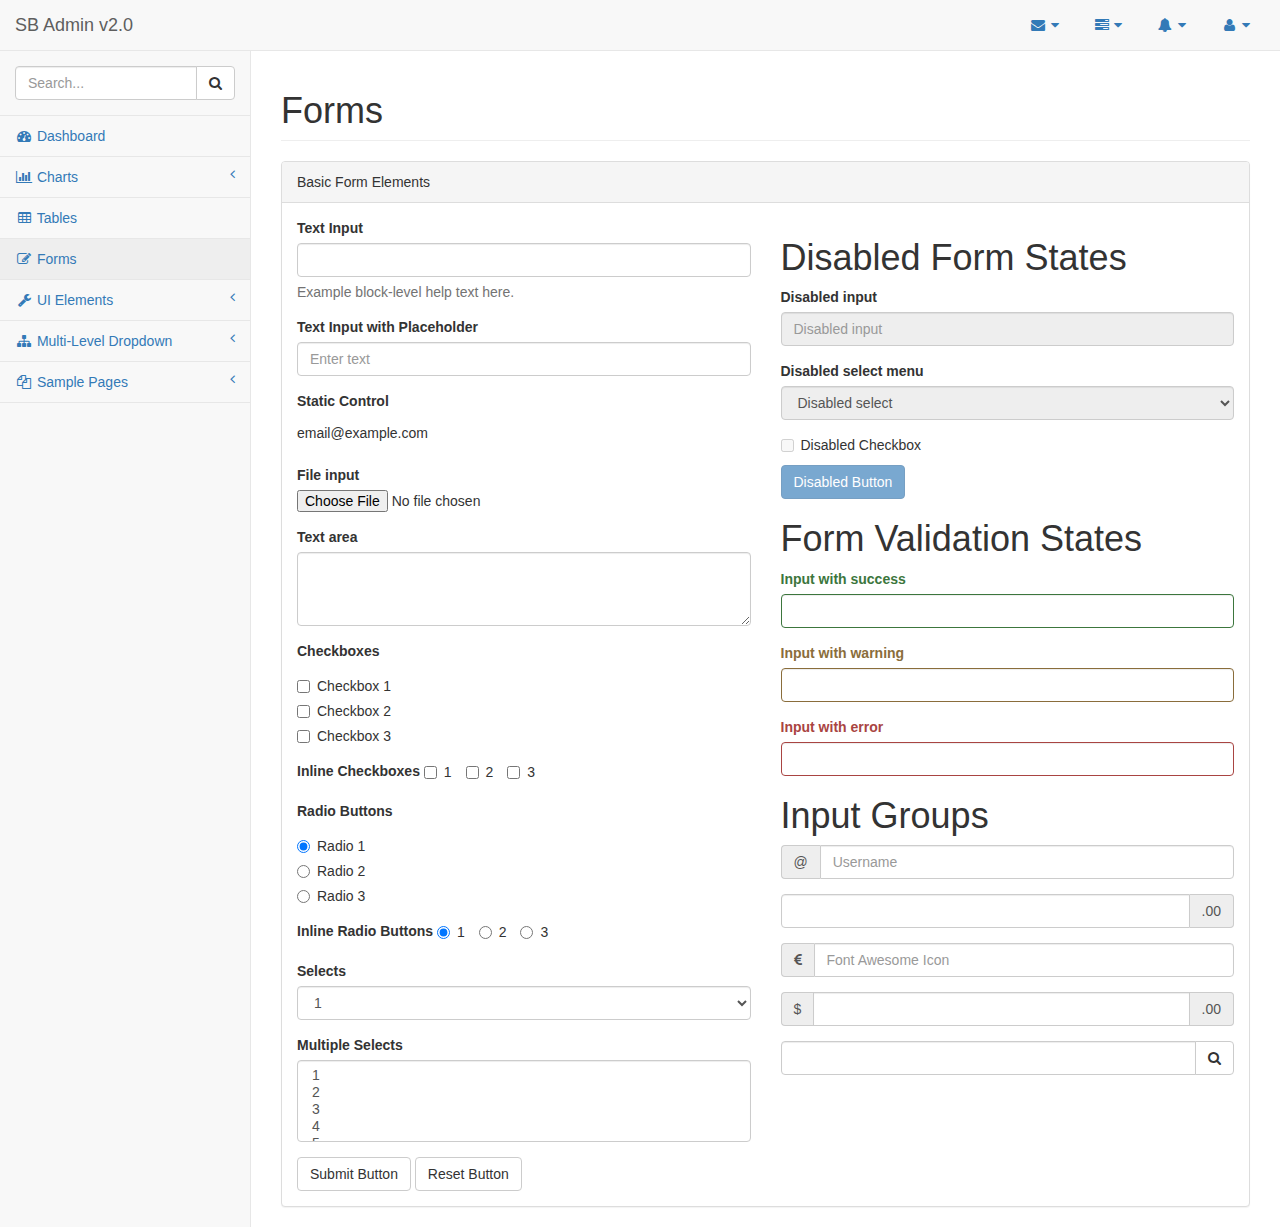
<file: dash/pages/forms.html>
<!DOCTYPE html>
<html lang="en">

<head>

    <meta charset="utf-8">
    <meta http-equiv="X-UA-Compatible" content="IE=edge">
    <meta name="viewport" content="width=device-width, initial-scale=1">
    <meta name="description" content="">
    <meta name="author" content="">

    <title>SB Admin 2 - Bootstrap Admin Theme</title>

    <!-- Bootstrap Core CSS -->
    <link href="../vendor/bootstrap/css/bootstrap.min.css" rel="stylesheet">

    <!-- MetisMenu CSS -->
    <link href="../vendor/metisMenu/metisMenu.min.css" rel="stylesheet">

    <!-- Custom CSS -->
    <link href="../dist/css/sb-admin-2.css" rel="stylesheet">

    <!-- Custom Fonts -->
    <link href="../vendor/font-awesome/css/font-awesome.min.css" rel="stylesheet" type="text/css">

    <!-- HTML5 Shim and Respond.js IE8 support of HTML5 elements and media queries -->
    <!-- WARNING: Respond.js doesn't work if you view the page via file:// -->
    <!--[if lt IE 9]>
        <script src="https://oss.maxcdn.com/libs/html5shiv/3.7.0/html5shiv.js"></script>
        <script src="https://oss.maxcdn.com/libs/respond.js/1.4.2/respond.min.js"></script>
    <![endif]-->

</head>

<body>

    <div id="wrapper">

        <!-- Navigation -->
        <nav class="navbar navbar-default navbar-static-top" role="navigation" style="margin-bottom: 0">
            <div class="navbar-header">
                <button type="button" class="navbar-toggle" data-toggle="collapse" data-target=".navbar-collapse">
                    <span class="sr-only">Toggle navigation</span>
                    <span class="icon-bar"></span>
                    <span class="icon-bar"></span>
                    <span class="icon-bar"></span>
                </button>
                <a class="navbar-brand" href="index.html">SB Admin v2.0</a>
            </div>
            <!-- /.navbar-header -->

            <ul class="nav navbar-top-links navbar-right">
                <li class="dropdown">
                    <a class="dropdown-toggle" data-toggle="dropdown" href="#">
                        <i class="fa fa-envelope fa-fw"></i> <i class="fa fa-caret-down"></i>
                    </a>
                    <ul class="dropdown-menu dropdown-messages">
                        <li>
                            <a href="#">
                                <div>
                                    <strong>John Smith</strong>
                                    <span class="pull-right text-muted">
                                        <em>Yesterday</em>
                                    </span>
                                </div>
                                <div>Lorem ipsum dolor sit amet, consectetur adipiscing elit. Pellentesque eleifend...</div>
                            </a>
                        </li>
                        <li class="divider"></li>
                        <li>
                            <a href="#">
                                <div>
                                    <strong>John Smith</strong>
                                    <span class="pull-right text-muted">
                                        <em>Yesterday</em>
                                    </span>
                                </div>
                                <div>Lorem ipsum dolor sit amet, consectetur adipiscing elit. Pellentesque eleifend...</div>
                            </a>
                        </li>
                        <li class="divider"></li>
                        <li>
                            <a href="#">
                                <div>
                                    <strong>John Smith</strong>
                                    <span class="pull-right text-muted">
                                        <em>Yesterday</em>
                                    </span>
                                </div>
                                <div>Lorem ipsum dolor sit amet, consectetur adipiscing elit. Pellentesque eleifend...</div>
                            </a>
                        </li>
                        <li class="divider"></li>
                        <li>
                            <a class="text-center" href="#">
                                <strong>Read All Messages</strong>
                                <i class="fa fa-angle-right"></i>
                            </a>
                        </li>
                    </ul>
                    <!-- /.dropdown-messages -->
                </li>
                <!-- /.dropdown -->
                <li class="dropdown">
                    <a class="dropdown-toggle" data-toggle="dropdown" href="#">
                        <i class="fa fa-tasks fa-fw"></i> <i class="fa fa-caret-down"></i>
                    </a>
                    <ul class="dropdown-menu dropdown-tasks">
                        <li>
                            <a href="#">
                                <div>
                                    <p>
                                        <strong>Task 1</strong>
                                        <span class="pull-right text-muted">40% Complete</span>
                                    </p>
                                    <div class="progress progress-striped active">
                                        <div class="progress-bar progress-bar-success" role="progressbar" aria-valuenow="40" aria-valuemin="0" aria-valuemax="100" style="width: 40%">
                                            <span class="sr-only">40% Complete (success)</span>
                                        </div>
                                    </div>
                                </div>
                            </a>
                        </li>
                        <li class="divider"></li>
                        <li>
                            <a href="#">
                                <div>
                                    <p>
                                        <strong>Task 2</strong>
                                        <span class="pull-right text-muted">20% Complete</span>
                                    </p>
                                    <div class="progress progress-striped active">
                                        <div class="progress-bar progress-bar-info" role="progressbar" aria-valuenow="20" aria-valuemin="0" aria-valuemax="100" style="width: 20%">
                                            <span class="sr-only">20% Complete</span>
                                        </div>
                                    </div>
                                </div>
                            </a>
                        </li>
                        <li class="divider"></li>
                        <li>
                            <a href="#">
                                <div>
                                    <p>
                                        <strong>Task 3</strong>
                                        <span class="pull-right text-muted">60% Complete</span>
                                    </p>
                                    <div class="progress progress-striped active">
                                        <div class="progress-bar progress-bar-warning" role="progressbar" aria-valuenow="60" aria-valuemin="0" aria-valuemax="100" style="width: 60%">
                                            <span class="sr-only">60% Complete (warning)</span>
                                        </div>
                                    </div>
                                </div>
                            </a>
                        </li>
                        <li class="divider"></li>
                        <li>
                            <a href="#">
                                <div>
                                    <p>
                                        <strong>Task 4</strong>
                                        <span class="pull-right text-muted">80% Complete</span>
                                    </p>
                                    <div class="progress progress-striped active">
                                        <div class="progress-bar progress-bar-danger" role="progressbar" aria-valuenow="80" aria-valuemin="0" aria-valuemax="100" style="width: 80%">
                                            <span class="sr-only">80% Complete (danger)</span>
                                        </div>
                                    </div>
                                </div>
                            </a>
                        </li>
                        <li class="divider"></li>
                        <li>
                            <a class="text-center" href="#">
                                <strong>See All Tasks</strong>
                                <i class="fa fa-angle-right"></i>
                            </a>
                        </li>
                    </ul>
                    <!-- /.dropdown-tasks -->
                </li>
                <!-- /.dropdown -->
                <li class="dropdown">
                    <a class="dropdown-toggle" data-toggle="dropdown" href="#">
                        <i class="fa fa-bell fa-fw"></i> <i class="fa fa-caret-down"></i>
                    </a>
                    <ul class="dropdown-menu dropdown-alerts">
                        <li>
                            <a href="#">
                                <div>
                                    <i class="fa fa-comment fa-fw"></i> New Comment
                                    <span class="pull-right text-muted small">4 minutes ago</span>
                                </div>
                            </a>
                        </li>
                        <li class="divider"></li>
                        <li>
                            <a href="#">
                                <div>
                                    <i class="fa fa-twitter fa-fw"></i> 3 New Followers
                                    <span class="pull-right text-muted small">12 minutes ago</span>
                                </div>
                            </a>
                        </li>
                        <li class="divider"></li>
                        <li>
                            <a href="#">
                                <div>
                                    <i class="fa fa-envelope fa-fw"></i> Message Sent
                                    <span class="pull-right text-muted small">4 minutes ago</span>
                                </div>
                            </a>
                        </li>
                        <li class="divider"></li>
                        <li>
                            <a href="#">
                                <div>
                                    <i class="fa fa-tasks fa-fw"></i> New Task
                                    <span class="pull-right text-muted small">4 minutes ago</span>
                                </div>
                            </a>
                        </li>
                        <li class="divider"></li>
                        <li>
                            <a href="#">
                                <div>
                                    <i class="fa fa-upload fa-fw"></i> Server Rebooted
                                    <span class="pull-right text-muted small">4 minutes ago</span>
                                </div>
                            </a>
                        </li>
                        <li class="divider"></li>
                        <li>
                            <a class="text-center" href="#">
                                <strong>See All Alerts</strong>
                                <i class="fa fa-angle-right"></i>
                            </a>
                        </li>
                    </ul>
                    <!-- /.dropdown-alerts -->
                </li>
                <!-- /.dropdown -->
                <li class="dropdown">
                    <a class="dropdown-toggle" data-toggle="dropdown" href="#">
                        <i class="fa fa-user fa-fw"></i> <i class="fa fa-caret-down"></i>
                    </a>
                    <ul class="dropdown-menu dropdown-user">
                        <li><a href="#"><i class="fa fa-user fa-fw"></i> User Profile</a>
                        </li>
                        <li><a href="#"><i class="fa fa-gear fa-fw"></i> Settings</a>
                        </li>
                        <li class="divider"></li>
                        <li><a href="login.html"><i class="fa fa-sign-out fa-fw"></i> Logout</a>
                        </li>
                    </ul>
                    <!-- /.dropdown-user -->
                </li>
                <!-- /.dropdown -->
            </ul>
            <!-- /.navbar-top-links -->

            <div class="navbar-default sidebar" role="navigation">
                <div class="sidebar-nav navbar-collapse">
                    <ul class="nav" id="side-menu">
                        <li class="sidebar-search">
                            <div class="input-group custom-search-form">
                                <input type="text" class="form-control" placeholder="Search...">
                                <span class="input-group-btn">
                                <button class="btn btn-default" type="button">
                                    <i class="fa fa-search"></i>
                                </button>
                            </span>
                            </div>
                            <!-- /input-group -->
                        </li>
                        <li>
                            <a href="index.html"><i class="fa fa-dashboard fa-fw"></i> Dashboard</a>
                        </li>
                        <li>
                            <a href="#"><i class="fa fa-bar-chart-o fa-fw"></i> Charts<span class="fa arrow"></span></a>
                            <ul class="nav nav-second-level">
                                <li>
                                    <a href="flot.html">Flot Charts</a>
                                </li>
                                <li>
                                    <a href="morris.html">Morris.js Charts</a>
                                </li>
                            </ul>
                            <!-- /.nav-second-level -->
                        </li>
                        <li>
                            <a href="tables.html"><i class="fa fa-table fa-fw"></i> Tables</a>
                        </li>
                        <li>
                            <a href="forms.html"><i class="fa fa-edit fa-fw"></i> Forms</a>
                        </li>
                        <li>
                            <a href="#"><i class="fa fa-wrench fa-fw"></i> UI Elements<span class="fa arrow"></span></a>
                            <ul class="nav nav-second-level">
                                <li>
                                    <a href="panels-wells.html">Panels and Wells</a>
                                </li>
                                <li>
                                    <a href="buttons.html">Buttons</a>
                                </li>
                                <li>
                                    <a href="notifications.html">Notifications</a>
                                </li>
                                <li>
                                    <a href="typography.html">Typography</a>
                                </li>
                                <li>
                                    <a href="icons.html"> Icons</a>
                                </li>
                                <li>
                                    <a href="grid.html">Grid</a>
                                </li>
                            </ul>
                            <!-- /.nav-second-level -->
                        </li>
                        <li>
                            <a href="#"><i class="fa fa-sitemap fa-fw"></i> Multi-Level Dropdown<span class="fa arrow"></span></a>
                            <ul class="nav nav-second-level">
                                <li>
                                    <a href="#">Second Level Item</a>
                                </li>
                                <li>
                                    <a href="#">Second Level Item</a>
                                </li>
                                <li>
                                    <a href="#">Third Level <span class="fa arrow"></span></a>
                                    <ul class="nav nav-third-level">
                                        <li>
                                            <a href="#">Third Level Item</a>
                                        </li>
                                        <li>
                                            <a href="#">Third Level Item</a>
                                        </li>
                                        <li>
                                            <a href="#">Third Level Item</a>
                                        </li>
                                        <li>
                                            <a href="#">Third Level Item</a>
                                        </li>
                                    </ul>
                                    <!-- /.nav-third-level -->
                                </li>
                            </ul>
                            <!-- /.nav-second-level -->
                        </li>
                        <li>
                            <a href="#"><i class="fa fa-files-o fa-fw"></i> Sample Pages<span class="fa arrow"></span></a>
                            <ul class="nav nav-second-level">
                                <li>
                                    <a href="blank.html">Blank Page</a>
                                </li>
                                <li>
                                    <a href="login.html">Login Page</a>
                                </li>
                            </ul>
                            <!-- /.nav-second-level -->
                        </li>
                    </ul>
                </div>
                <!-- /.sidebar-collapse -->
            </div>
            <!-- /.navbar-static-side -->
        </nav>

        <div id="page-wrapper">
            <div class="row">
                <div class="col-lg-12">
                    <h1 class="page-header">Forms</h1>
                </div>
                <!-- /.col-lg-12 -->
            </div>
            <!-- /.row -->
            <div class="row">
                <div class="col-lg-12">
                    <div class="panel panel-default">
                        <div class="panel-heading">
                            Basic Form Elements
                        </div>
                        <div class="panel-body">
                            <!-- for each slider-->
                            <div class="row">
                                <div class="col-lg-6">
                                    <form role="form">
                                        <div class="form-group">
                                            <label>Text Input</label>
                                            <input class="form-control">
                                            <p class="help-block">Example block-level help text here.</p>
                                        </div>
                                        <div class="form-group">
                                            <label>Text Input with Placeholder</label>
                                            <input class="form-control" placeholder="Enter text">
                                        </div>
                                        <div class="form-group">
                                            <label>Static Control</label>
                                            <p class="form-control-static">email@example.com</p>
                                        </div>
                                        <div class="form-group">
                                            <label>File input</label>
                                            <input type="file">
                                        </div>
                                        <div class="form-group">
                                            <label>Text area</label>
                                            <textarea class="form-control" rows="3"></textarea>
                                        </div>
                                        <div class="form-group">
                                            <label>Checkboxes</label>
                                            <div class="checkbox">
                                                <label>
                                                    <input type="checkbox" value="">Checkbox 1
                                                </label>
                                            </div>
                                            <div class="checkbox">
                                                <label>
                                                    <input type="checkbox" value="">Checkbox 2
                                                </label>
                                            </div>
                                            <div class="checkbox">
                                                <label>
                                                    <input type="checkbox" value="">Checkbox 3
                                                </label>
                                            </div>
                                        </div>
                                        <div class="form-group">
                                            <label>Inline Checkboxes</label>
                                            <label class="checkbox-inline">
                                                <input type="checkbox">1
                                            </label>
                                            <label class="checkbox-inline">
                                                <input type="checkbox">2
                                            </label>
                                            <label class="checkbox-inline">
                                                <input type="checkbox">3
                                            </label>
                                        </div>
                                        <div class="form-group">
                                            <label>Radio Buttons</label>
                                            <div class="radio">
                                                <label>
                                                    <input type="radio" name="optionsRadios" id="optionsRadios1" value="option1" checked>Radio 1
                                                </label>
                                            </div>
                                            <div class="radio">
                                                <label>
                                                    <input type="radio" name="optionsRadios" id="optionsRadios2" value="option2">Radio 2
                                                </label>
                                            </div>
                                            <div class="radio">
                                                <label>
                                                    <input type="radio" name="optionsRadios" id="optionsRadios3" value="option3">Radio 3
                                                </label>
                                            </div>
                                        </div>
                                        <div class="form-group">
                                            <label>Inline Radio Buttons</label>
                                            <label class="radio-inline">
                                                <input type="radio" name="optionsRadiosInline" id="optionsRadiosInline1" value="option1" checked>1
                                            </label>
                                            <label class="radio-inline">
                                                <input type="radio" name="optionsRadiosInline" id="optionsRadiosInline2" value="option2">2
                                            </label>
                                            <label class="radio-inline">
                                                <input type="radio" name="optionsRadiosInline" id="optionsRadiosInline3" value="option3">3
                                            </label>
                                        </div>
                                        <div class="form-group">
                                            <label>Selects</label>
                                            <select class="form-control">
                                                <option>1</option>
                                                <option>2</option>
                                                <option>3</option>
                                                <option>4</option>
                                                <option>5</option>
                                            </select>
                                        </div>
                                        <div class="form-group">
                                            <label>Multiple Selects</label>
                                            <select multiple class="form-control">
                                                <option>1</option>
                                                <option>2</option>
                                                <option>3</option>
                                                <option>4</option>
                                                <option>5</option>
                                            </select>
                                        </div>
                                        <button type="submit" class="btn btn-default">Submit Button</button>
                                        <button type="reset" class="btn btn-default">Reset Button</button>
                                    </form>
                                </div>
                                <!-- /.col-lg-6 (nested) -->
                                <div class="col-lg-6">
                                    <h1>Disabled Form States</h1>
                                    <form role="form">
                                        <fieldset disabled>
                                            <div class="form-group">
                                                <label for="disabledSelect">Disabled input</label>
                                                <input class="form-control" id="disabledInput" type="text" placeholder="Disabled input" disabled>
                                            </div>
                                            <div class="form-group">
                                                <label for="disabledSelect">Disabled select menu</label>
                                                <select id="disabledSelect" class="form-control">
                                                    <option>Disabled select</option>
                                                </select>
                                            </div>
                                            <div class="checkbox">
                                                <label>
                                                    <input type="checkbox">Disabled Checkbox
                                                </label>
                                            </div>
                                            <button type="submit" class="btn btn-primary">Disabled Button</button>
                                        </fieldset>
                                    </form>
                                    <h1>Form Validation States</h1>
                                    <form role="form">
                                        <div class="form-group has-success">
                                            <label class="control-label" for="inputSuccess">Input with success</label>
                                            <input type="text" class="form-control" id="inputSuccess">
                                        </div>
                                        <div class="form-group has-warning">
                                            <label class="control-label" for="inputWarning">Input with warning</label>
                                            <input type="text" class="form-control" id="inputWarning">
                                        </div>
                                        <div class="form-group has-error">
                                            <label class="control-label" for="inputError">Input with error</label>
                                            <input type="text" class="form-control" id="inputError">
                                        </div>
                                    </form>
                                    <h1>Input Groups</h1>
                                    <form role="form">
                                        <div class="form-group input-group">
                                            <span class="input-group-addon">@</span>
                                            <input type="text" class="form-control" placeholder="Username">
                                        </div>
                                        <div class="form-group input-group">
                                            <input type="text" class="form-control">
                                            <span class="input-group-addon">.00</span>
                                        </div>
                                        <div class="form-group input-group">
                                            <span class="input-group-addon"><i class="fa fa-eur"></i>
                                            </span>
                                            <input type="text" class="form-control" placeholder="Font Awesome Icon">
                                        </div>
                                        <div class="form-group input-group">
                                            <span class="input-group-addon">$</span>
                                            <input type="text" class="form-control">
                                            <span class="input-group-addon">.00</span>
                                        </div>
                                        <div class="form-group input-group">
                                            <input type="text" class="form-control">
                                            <span class="input-group-btn">
                                                <button class="btn btn-default" type="button"><i class="fa fa-search"></i>
                                                </button>
                                            </span>
                                        </div>
                                    </form>
                                </div>
                                <!-- /.col-lg-6 (nested) -->
                            </div>
                            <!-- end for each slider -->
                        </div>
                        <!-- /.panel-body -->
                    </div>
                    <!-- /.panel -->
                </div>
                <!-- /.col-lg-12 -->
            </div>
            <!-- /.row -->
        </div>
        <!-- /#page-wrapper -->

    </div>
    <!-- /#wrapper -->

    <!-- jQuery -->
    <script src="../vendor/jquery/jquery.min.js"></script>

    <!-- Bootstrap Core JavaScript -->
    <script src="../vendor/bootstrap/js/bootstrap.min.js"></script>

    <!-- Metis Menu Plugin JavaScript -->
    <script src="../vendor/metisMenu/metisMenu.min.js"></script>

    <!-- Custom Theme JavaScript -->
    <script src="../dist/js/sb-admin-2.js"></script>

</body>

</html>
</file>
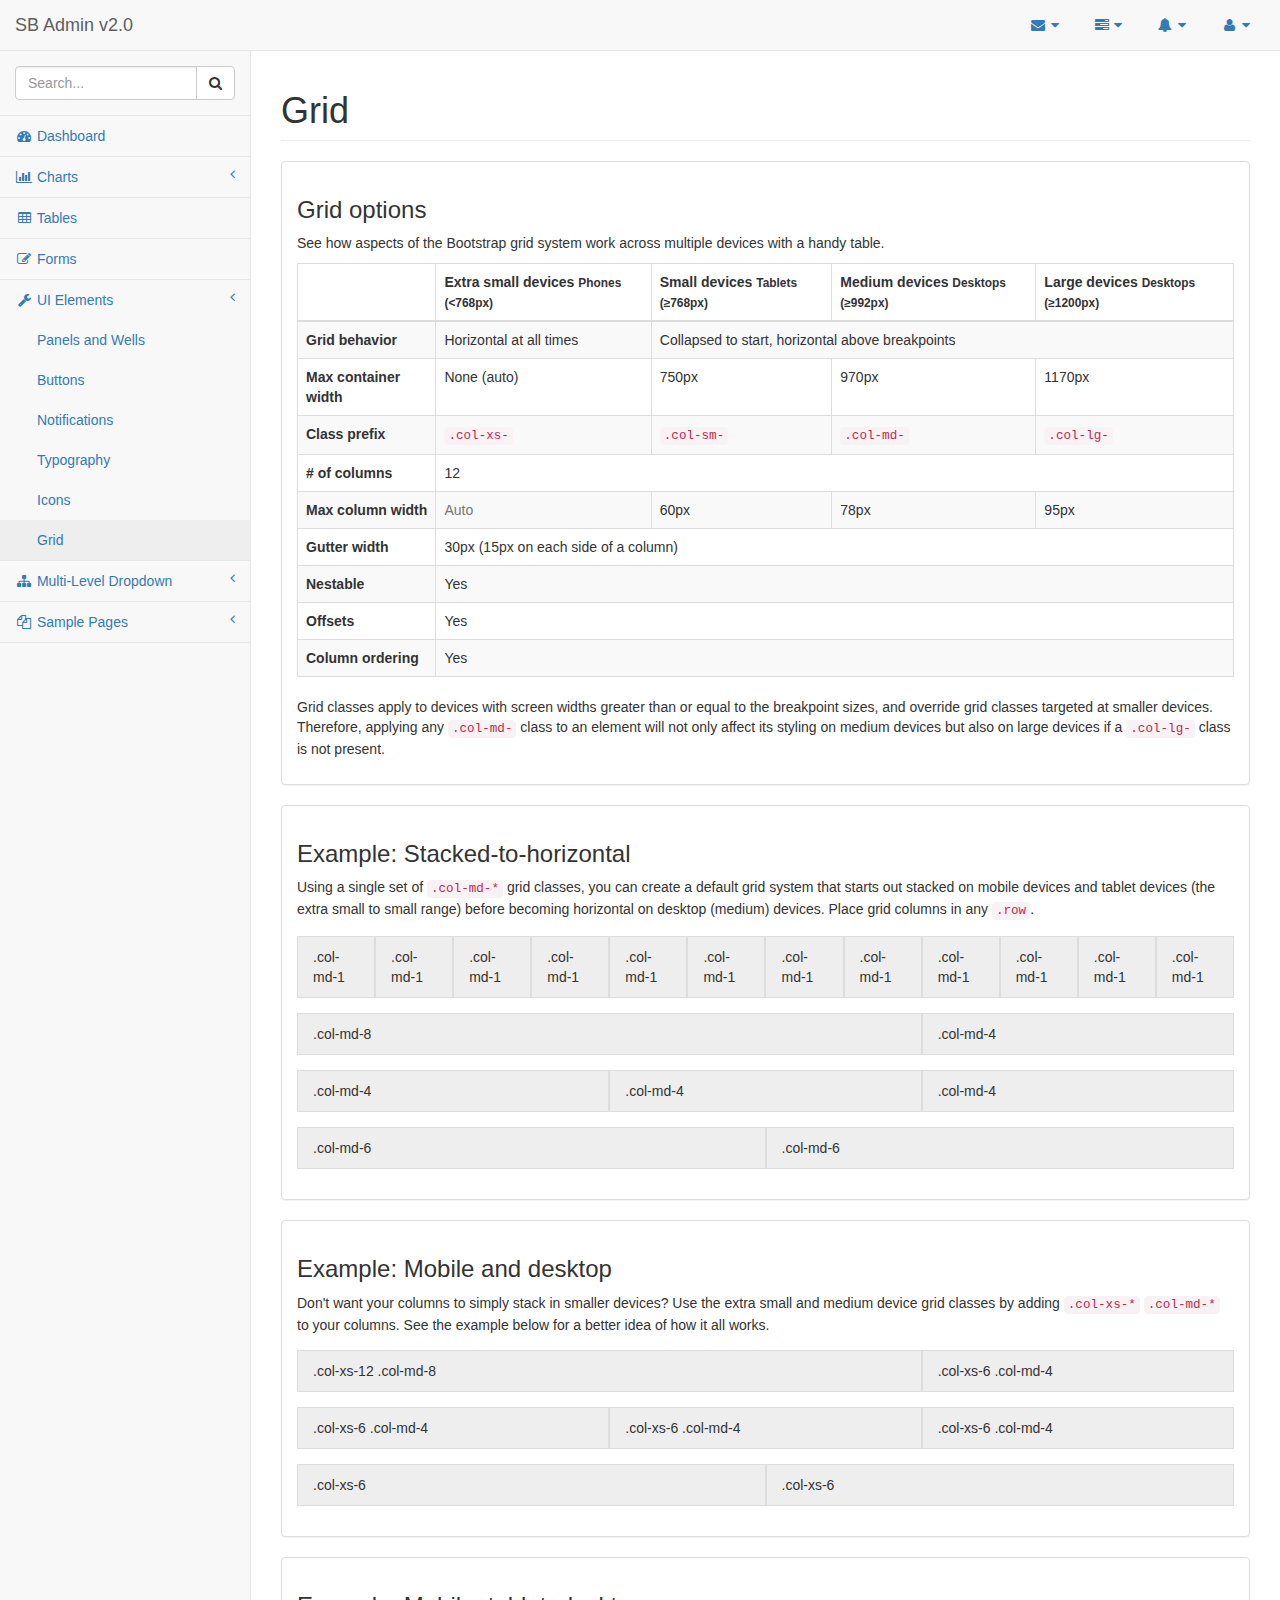
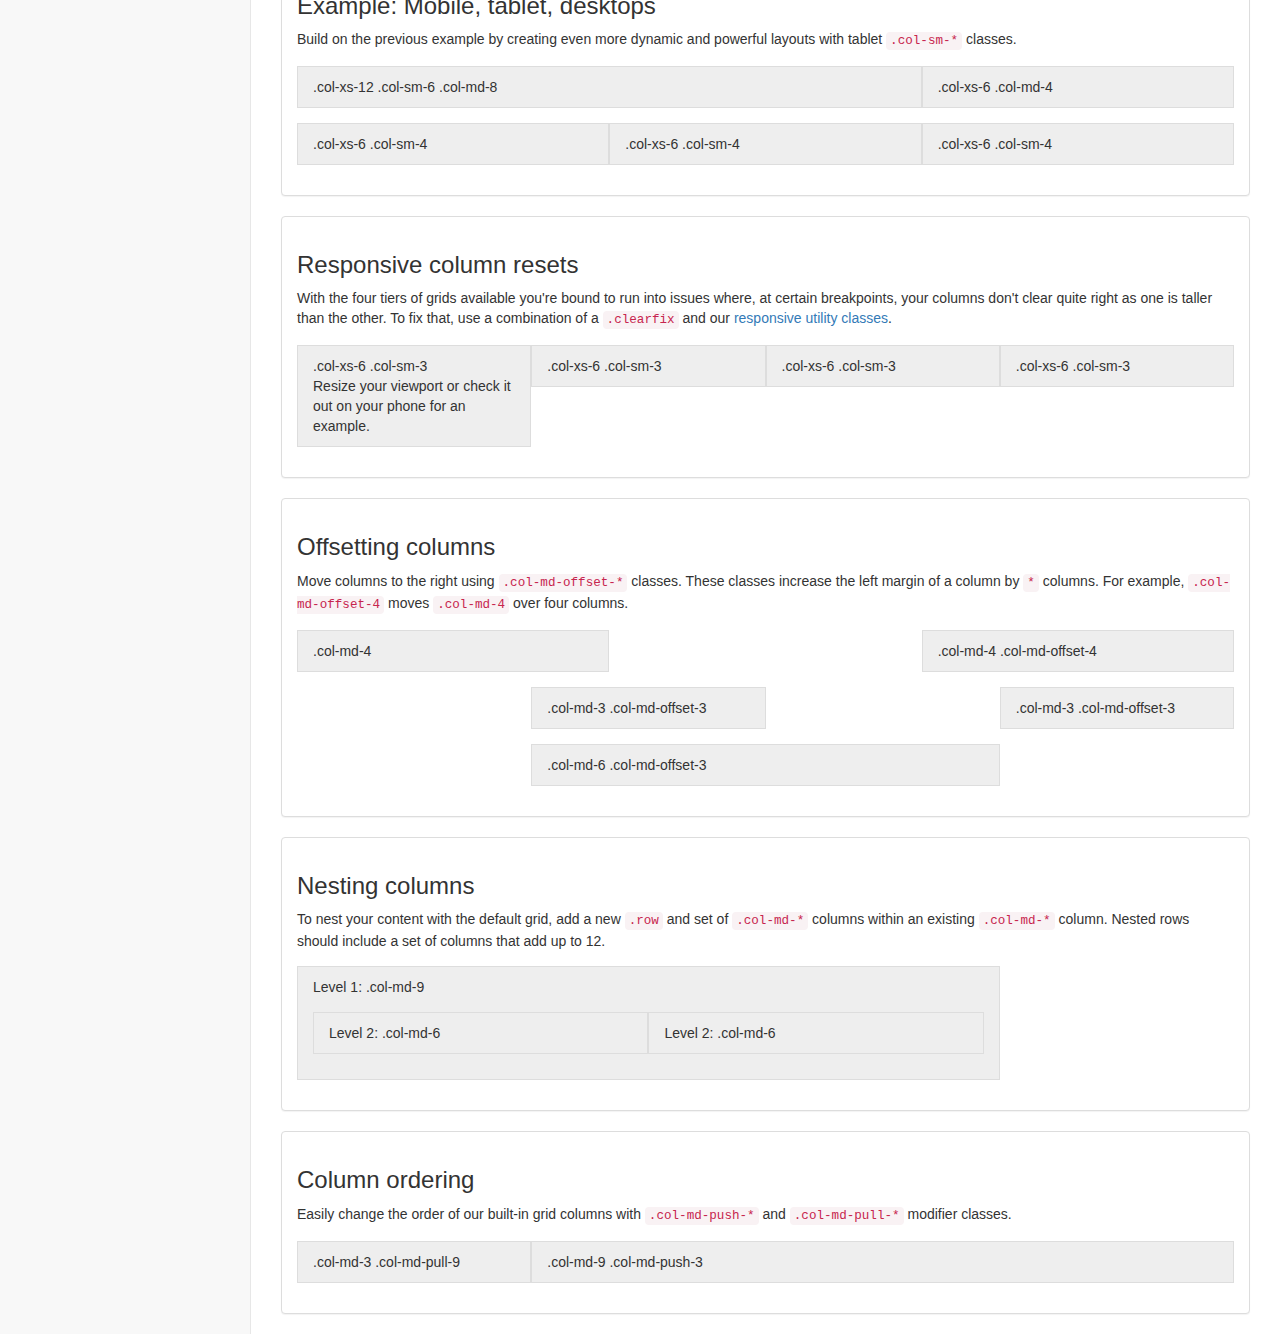
<file: dash/pages/grid.html>
<!DOCTYPE html>
<html lang="en">

<head>

    <meta charset="utf-8">
    <meta http-equiv="X-UA-Compatible" content="IE=edge">
    <meta name="viewport" content="width=device-width, initial-scale=1">
    <meta name="description" content="">
    <meta name="author" content="">

    <title>SB Admin 2 - Bootstrap Admin Theme</title>

    <!-- Bootstrap Core CSS -->
    <link href="../vendor/bootstrap/css/bootstrap.min.css" rel="stylesheet">

    <!-- MetisMenu CSS -->
    <link href="../vendor/metisMenu/metisMenu.min.css" rel="stylesheet">

    <!-- Custom CSS -->
    <link href="../dist/css/sb-admin-2.css" rel="stylesheet">

    <!-- Custom Fonts -->
    <link href="../vendor/font-awesome/css/font-awesome.min.css" rel="stylesheet" type="text/css">

    <!-- HTML5 Shim and Respond.js IE8 support of HTML5 elements and media queries -->
    <!-- WARNING: Respond.js doesn't work if you view the page via file:// -->
    <!--[if lt IE 9]>
        <script src="https://oss.maxcdn.com/libs/html5shiv/3.7.0/html5shiv.js"></script>
        <script src="https://oss.maxcdn.com/libs/respond.js/1.4.2/respond.min.js"></script>
    <![endif]-->

</head>

<body>

    <div id="wrapper">

        <!-- Navigation -->
        <nav class="navbar navbar-default navbar-static-top" role="navigation" style="margin-bottom: 0">
            <div class="navbar-header">
                <button type="button" class="navbar-toggle" data-toggle="collapse" data-target=".navbar-collapse">
                    <span class="sr-only">Toggle navigation</span>
                    <span class="icon-bar"></span>
                    <span class="icon-bar"></span>
                    <span class="icon-bar"></span>
                </button>
                <a class="navbar-brand" href="index.html">SB Admin v2.0</a>
            </div>
            <!-- /.navbar-header -->

            <ul class="nav navbar-top-links navbar-right">
                <li class="dropdown">
                    <a class="dropdown-toggle" data-toggle="dropdown" href="#">
                        <i class="fa fa-envelope fa-fw"></i> <i class="fa fa-caret-down"></i>
                    </a>
                    <ul class="dropdown-menu dropdown-messages">
                        <li>
                            <a href="#">
                                <div>
                                    <strong>John Smith</strong>
                                    <span class="pull-right text-muted">
                                        <em>Yesterday</em>
                                    </span>
                                </div>
                                <div>Lorem ipsum dolor sit amet, consectetur adipiscing elit. Pellentesque eleifend...</div>
                            </a>
                        </li>
                        <li class="divider"></li>
                        <li>
                            <a href="#">
                                <div>
                                    <strong>John Smith</strong>
                                    <span class="pull-right text-muted">
                                        <em>Yesterday</em>
                                    </span>
                                </div>
                                <div>Lorem ipsum dolor sit amet, consectetur adipiscing elit. Pellentesque eleifend...</div>
                            </a>
                        </li>
                        <li class="divider"></li>
                        <li>
                            <a href="#">
                                <div>
                                    <strong>John Smith</strong>
                                    <span class="pull-right text-muted">
                                        <em>Yesterday</em>
                                    </span>
                                </div>
                                <div>Lorem ipsum dolor sit amet, consectetur adipiscing elit. Pellentesque eleifend...</div>
                            </a>
                        </li>
                        <li class="divider"></li>
                        <li>
                            <a class="text-center" href="#">
                                <strong>Read All Messages</strong>
                                <i class="fa fa-angle-right"></i>
                            </a>
                        </li>
                    </ul>
                    <!-- /.dropdown-messages -->
                </li>
                <!-- /.dropdown -->
                <li class="dropdown">
                    <a class="dropdown-toggle" data-toggle="dropdown" href="#">
                        <i class="fa fa-tasks fa-fw"></i> <i class="fa fa-caret-down"></i>
                    </a>
                    <ul class="dropdown-menu dropdown-tasks">
                        <li>
                            <a href="#">
                                <div>
                                    <p>
                                        <strong>Task 1</strong>
                                        <span class="pull-right text-muted">40% Complete</span>
                                    </p>
                                    <div class="progress progress-striped active">
                                        <div class="progress-bar progress-bar-success" role="progressbar" aria-valuenow="40" aria-valuemin="0" aria-valuemax="100" style="width: 40%">
                                            <span class="sr-only">40% Complete (success)</span>
                                        </div>
                                    </div>
                                </div>
                            </a>
                        </li>
                        <li class="divider"></li>
                        <li>
                            <a href="#">
                                <div>
                                    <p>
                                        <strong>Task 2</strong>
                                        <span class="pull-right text-muted">20% Complete</span>
                                    </p>
                                    <div class="progress progress-striped active">
                                        <div class="progress-bar progress-bar-info" role="progressbar" aria-valuenow="20" aria-valuemin="0" aria-valuemax="100" style="width: 20%">
                                            <span class="sr-only">20% Complete</span>
                                        </div>
                                    </div>
                                </div>
                            </a>
                        </li>
                        <li class="divider"></li>
                        <li>
                            <a href="#">
                                <div>
                                    <p>
                                        <strong>Task 3</strong>
                                        <span class="pull-right text-muted">60% Complete</span>
                                    </p>
                                    <div class="progress progress-striped active">
                                        <div class="progress-bar progress-bar-warning" role="progressbar" aria-valuenow="60" aria-valuemin="0" aria-valuemax="100" style="width: 60%">
                                            <span class="sr-only">60% Complete (warning)</span>
                                        </div>
                                    </div>
                                </div>
                            </a>
                        </li>
                        <li class="divider"></li>
                        <li>
                            <a href="#">
                                <div>
                                    <p>
                                        <strong>Task 4</strong>
                                        <span class="pull-right text-muted">80% Complete</span>
                                    </p>
                                    <div class="progress progress-striped active">
                                        <div class="progress-bar progress-bar-danger" role="progressbar" aria-valuenow="80" aria-valuemin="0" aria-valuemax="100" style="width: 80%">
                                            <span class="sr-only">80% Complete (danger)</span>
                                        </div>
                                    </div>
                                </div>
                            </a>
                        </li>
                        <li class="divider"></li>
                        <li>
                            <a class="text-center" href="#">
                                <strong>See All Tasks</strong>
                                <i class="fa fa-angle-right"></i>
                            </a>
                        </li>
                    </ul>
                    <!-- /.dropdown-tasks -->
                </li>
                <!-- /.dropdown -->
                <li class="dropdown">
                    <a class="dropdown-toggle" data-toggle="dropdown" href="#">
                        <i class="fa fa-bell fa-fw"></i> <i class="fa fa-caret-down"></i>
                    </a>
                    <ul class="dropdown-menu dropdown-alerts">
                        <li>
                            <a href="#">
                                <div>
                                    <i class="fa fa-comment fa-fw"></i> New Comment
                                    <span class="pull-right text-muted small">4 minutes ago</span>
                                </div>
                            </a>
                        </li>
                        <li class="divider"></li>
                        <li>
                            <a href="#">
                                <div>
                                    <i class="fa fa-twitter fa-fw"></i> 3 New Followers
                                    <span class="pull-right text-muted small">12 minutes ago</span>
                                </div>
                            </a>
                        </li>
                        <li class="divider"></li>
                        <li>
                            <a href="#">
                                <div>
                                    <i class="fa fa-envelope fa-fw"></i> Message Sent
                                    <span class="pull-right text-muted small">4 minutes ago</span>
                                </div>
                            </a>
                        </li>
                        <li class="divider"></li>
                        <li>
                            <a href="#">
                                <div>
                                    <i class="fa fa-tasks fa-fw"></i> New Task
                                    <span class="pull-right text-muted small">4 minutes ago</span>
                                </div>
                            </a>
                        </li>
                        <li class="divider"></li>
                        <li>
                            <a href="#">
                                <div>
                                    <i class="fa fa-upload fa-fw"></i> Server Rebooted
                                    <span class="pull-right text-muted small">4 minutes ago</span>
                                </div>
                            </a>
                        </li>
                        <li class="divider"></li>
                        <li>
                            <a class="text-center" href="#">
                                <strong>See All Alerts</strong>
                                <i class="fa fa-angle-right"></i>
                            </a>
                        </li>
                    </ul>
                    <!-- /.dropdown-alerts -->
                </li>
                <!-- /.dropdown -->
                <li class="dropdown">
                    <a class="dropdown-toggle" data-toggle="dropdown" href="#">
                        <i class="fa fa-user fa-fw"></i> <i class="fa fa-caret-down"></i>
                    </a>
                    <ul class="dropdown-menu dropdown-user">
                        <li><a href="#"><i class="fa fa-user fa-fw"></i> User Profile</a>
                        </li>
                        <li><a href="#"><i class="fa fa-gear fa-fw"></i> Settings</a>
                        </li>
                        <li class="divider"></li>
                        <li><a href="login.html"><i class="fa fa-sign-out fa-fw"></i> Logout</a>
                        </li>
                    </ul>
                    <!-- /.dropdown-user -->
                </li>
                <!-- /.dropdown -->
            </ul>
            <!-- /.navbar-top-links -->

            <div class="navbar-default sidebar" role="navigation">
                <div class="sidebar-nav navbar-collapse">
                    <ul class="nav" id="side-menu">
                        <li class="sidebar-search">
                            <div class="input-group custom-search-form">
                                <input type="text" class="form-control" placeholder="Search...">
                                <span class="input-group-btn">
                                <button class="btn btn-default" type="button">
                                    <i class="fa fa-search"></i>
                                </button>
                            </span>
                            </div>
                            <!-- /input-group -->
                        </li>
                        <li>
                            <a href="index.html"><i class="fa fa-dashboard fa-fw"></i> Dashboard</a>
                        </li>
                        <li>
                            <a href="#"><i class="fa fa-bar-chart-o fa-fw"></i> Charts<span class="fa arrow"></span></a>
                            <ul class="nav nav-second-level">
                                <li>
                                    <a href="flot.html">Flot Charts</a>
                                </li>
                                <li>
                                    <a href="morris.html">Morris.js Charts</a>
                                </li>
                            </ul>
                            <!-- /.nav-second-level -->
                        </li>
                        <li>
                            <a href="tables.html"><i class="fa fa-table fa-fw"></i> Tables</a>
                        </li>
                        <li>
                            <a href="forms.html"><i class="fa fa-edit fa-fw"></i> Forms</a>
                        </li>
                        <li>
                            <a href="#"><i class="fa fa-wrench fa-fw"></i> UI Elements<span class="fa arrow"></span></a>
                            <ul class="nav nav-second-level">
                                <li>
                                    <a href="panels-wells.html">Panels and Wells</a>
                                </li>
                                <li>
                                    <a href="buttons.html">Buttons</a>
                                </li>
                                <li>
                                    <a href="notifications.html">Notifications</a>
                                </li>
                                <li>
                                    <a href="typography.html">Typography</a>
                                </li>
                                <li>
                                    <a href="icons.html"> Icons</a>
                                </li>
                                <li>
                                    <a href="grid.html">Grid</a>
                                </li>
                            </ul>
                            <!-- /.nav-second-level -->
                        </li>
                        <li>
                            <a href="#"><i class="fa fa-sitemap fa-fw"></i> Multi-Level Dropdown<span class="fa arrow"></span></a>
                            <ul class="nav nav-second-level">
                                <li>
                                    <a href="#">Second Level Item</a>
                                </li>
                                <li>
                                    <a href="#">Second Level Item</a>
                                </li>
                                <li>
                                    <a href="#">Third Level <span class="fa arrow"></span></a>
                                    <ul class="nav nav-third-level">
                                        <li>
                                            <a href="#">Third Level Item</a>
                                        </li>
                                        <li>
                                            <a href="#">Third Level Item</a>
                                        </li>
                                        <li>
                                            <a href="#">Third Level Item</a>
                                        </li>
                                        <li>
                                            <a href="#">Third Level Item</a>
                                        </li>
                                    </ul>
                                    <!-- /.nav-third-level -->
                                </li>
                            </ul>
                            <!-- /.nav-second-level -->
                        </li>
                        <li>
                            <a href="#"><i class="fa fa-files-o fa-fw"></i> Sample Pages<span class="fa arrow"></span></a>
                            <ul class="nav nav-second-level">
                                <li>
                                    <a href="blank.html">Blank Page</a>
                                </li>
                                <li>
                                    <a href="login.html">Login Page</a>
                                </li>
                            </ul>
                            <!-- /.nav-second-level -->
                        </li>
                    </ul>
                </div>
                <!-- /.sidebar-collapse -->
            </div>
            <!-- /.navbar-static-side -->
        </nav>

        <div id="page-wrapper">
            <div class="row">
                <div class="col-lg-12">
                    <h1 class="page-header">Grid</h1>
                </div>
                <!-- /.col-lg-12 -->
            </div>
            <!-- /.row -->
            <div class="row">
                <div class="col-lg-12">
                    <div class="panel panel-default">
                        <div class="panel-body">
                            <h3>Grid options</h3>
                            <p>See how aspects of the Bootstrap grid system work across multiple devices with a handy table.</p>
                            <div class="table-responsive">
                                <table class="table table-bordered table-striped">
                                    <thead>
                                        <tr>
                                            <th></th>
                                            <th>
                                                Extra small devices
                                                <small>Phones (&lt;768px)</small>
                                            </th>
                                            <th>
                                                Small devices
                                                <small>Tablets (&ge;768px)</small>
                                            </th>
                                            <th>
                                                Medium devices
                                                <small>Desktops (&ge;992px)</small>
                                            </th>
                                            <th>
                                                Large devices
                                                <small>Desktops (&ge;1200px)</small>
                                            </th>
                                        </tr>
                                    </thead>
                                    <tbody>
                                        <tr>
                                            <th>Grid behavior</th>
                                            <td>Horizontal at all times</td>
                                            <td colspan="3">Collapsed to start, horizontal above breakpoints</td>
                                        </tr>
                                        <tr>
                                            <th>Max container width</th>
                                            <td>None (auto)</td>
                                            <td>750px</td>
                                            <td>970px</td>
                                            <td>1170px</td>
                                        </tr>
                                        <tr>
                                            <th>Class prefix</th>
                                            <td>
                                                <code>.col-xs-</code>
                                            </td>
                                            <td>
                                                <code>.col-sm-</code>
                                            </td>
                                            <td>
                                                <code>.col-md-</code>
                                            </td>
                                            <td>
                                                <code>.col-lg-</code>
                                            </td>
                                        </tr>
                                        <tr>
                                            <th># of columns</th>
                                            <td colspan="4">12</td>
                                        </tr>
                                        <tr>
                                            <th>Max column width</th>
                                            <td class="text-muted">Auto</td>
                                            <td>60px</td>
                                            <td>78px</td>
                                            <td>95px</td>
                                        </tr>
                                        <tr>
                                            <th>Gutter width</th>
                                            <td colspan="4">30px (15px on each side of a column)</td>
                                        </tr>
                                        <tr>
                                            <th>Nestable</th>
                                            <td colspan="4">Yes</td>
                                        </tr>
                                        <tr>
                                            <th>Offsets</th>
                                            <td colspan="4">Yes</td>
                                        </tr>
                                        <tr>
                                            <th>Column ordering</th>
                                            <td colspan="4">Yes</td>
                                        </tr>
                                    </tbody>
                                </table>
                            </div>
                            <p>Grid classes apply to devices with screen widths greater than or equal to the breakpoint sizes, and override grid classes targeted at smaller devices. Therefore, applying any
                                <code>.col-md-</code> class to an element will not only affect its styling on medium devices but also on large devices if a
                                <code>.col-lg-</code> class is not present.</p>
                        </div>
                    </div>
                </div>
                <!-- /.col-lg-12 -->
            </div>
            <!-- /.row -->

            <div class="row">
                <div class="col-lg-12">
                    <div class="panel panel-default">
                        <div class="panel-body">
                            <h3>Example: Stacked-to-horizontal</h3>
                            <p>Using a single set of
                                <code>.col-md-*</code> grid classes, you can create a default grid system that starts out stacked on mobile devices and tablet devices (the extra small to small range) before becoming horizontal on desktop (medium) devices. Place grid columns in any
                                <code>.row</code>.</p>
                            <div class="row show-grid">
                                <div class="col-md-1">.col-md-1</div>
                                <div class="col-md-1">.col-md-1</div>
                                <div class="col-md-1">.col-md-1</div>
                                <div class="col-md-1">.col-md-1</div>
                                <div class="col-md-1">.col-md-1</div>
                                <div class="col-md-1">.col-md-1</div>
                                <div class="col-md-1">.col-md-1</div>
                                <div class="col-md-1">.col-md-1</div>
                                <div class="col-md-1">.col-md-1</div>
                                <div class="col-md-1">.col-md-1</div>
                                <div class="col-md-1">.col-md-1</div>
                                <div class="col-md-1">.col-md-1</div>
                            </div>
                            <div class="row show-grid">
                                <div class="col-md-8">.col-md-8</div>
                                <div class="col-md-4">.col-md-4</div>
                            </div>
                            <div class="row show-grid">
                                <div class="col-md-4">.col-md-4</div>
                                <div class="col-md-4">.col-md-4</div>
                                <div class="col-md-4">.col-md-4</div>
                            </div>
                            <div class="row show-grid">
                                <div class="col-md-6">.col-md-6</div>
                                <div class="col-md-6">.col-md-6</div>
                            </div>
                        </div>
                    </div>
                </div>
                <!-- /.col-lg-12 -->
            </div>
            <!-- /.row -->

            <div class="row">
                <div class="col-lg-12">
                    <div class="panel panel-default">
                        <div class="panel-body">
                            <h3>Example: Mobile and desktop</h3>
                            <p>Don't want your columns to simply stack in smaller devices? Use the extra small and medium device grid classes by adding
                                <code>.col-xs-*</code>
                                <code>.col-md-*</code> to your columns. See the example below for a better idea of how it all works.</p>
                            <div class="row show-grid">
                                <div class="col-xs-12 col-md-8">.col-xs-12 .col-md-8</div>
                                <div class="col-xs-6 col-md-4">.col-xs-6 .col-md-4</div>
                            </div>
                            <div class="row show-grid">
                                <div class="col-xs-6 col-md-4">.col-xs-6 .col-md-4</div>
                                <div class="col-xs-6 col-md-4">.col-xs-6 .col-md-4</div>
                                <div class="col-xs-6 col-md-4">.col-xs-6 .col-md-4</div>
                            </div>
                            <div class="row show-grid">
                                <div class="col-xs-6">.col-xs-6</div>
                                <div class="col-xs-6">.col-xs-6</div>
                            </div>
                        </div>
                    </div>
                </div>
                <!-- /.col-lg-12 -->
            </div>
            <!-- /.row -->

            <div class="row">
                <div class="col-lg-12">
                    <div class="panel panel-default">
                        <div class="panel-body">
                            <h3>Example: Mobile, tablet, desktops</h3>
                            <p>Build on the previous example by creating even more dynamic and powerful layouts with tablet
                                <code>.col-sm-*</code> classes.</p>
                            <div class="row show-grid">
                                <div class="col-xs-12 col-sm-6 col-md-8">.col-xs-12 .col-sm-6 .col-md-8</div>
                                <div class="col-xs-6 col-md-4">.col-xs-6 .col-md-4</div>
                            </div>
                            <div class="row show-grid">
                                <div class="col-xs-6 col-sm-4">.col-xs-6 .col-sm-4</div>
                                <div class="col-xs-6 col-sm-4">.col-xs-6 .col-sm-4</div>
                                <!-- Optional: clear the XS cols if their content doesn't match in height -->
                                <div class="clearfix visible-xs"></div>
                                <div class="col-xs-6 col-sm-4">.col-xs-6 .col-sm-4</div>
                            </div>
                        </div>
                    </div>
                </div>
                <!-- /.col-lg-12 -->
            </div>
            <!-- /.row -->

            <div class="row">
                <div class="col-lg-12">
                    <div class="panel panel-default">
                        <div class="panel-body">
                            <h3 id="grid-responsive-resets">Responsive column resets</h3>
                            <p>With the four tiers of grids available you're bound to run into issues where, at certain breakpoints, your columns don't clear quite right as one is taller than the other. To fix that, use a combination of a
                                <code>.clearfix</code> and our <a href="#responsive-utilities">responsive utility classes</a>.</p>
                            <div class="row show-grid">
                                <div class="col-xs-6 col-sm-3">
                                    .col-xs-6 .col-sm-3
                                    <br>Resize your viewport or check it out on your phone for an example.
                                </div>
                                <div class="col-xs-6 col-sm-3">.col-xs-6 .col-sm-3</div>

                                <!-- Add the extra clearfix for only the required viewport -->
                                <div class="clearfix visible-xs"></div>

                                <div class="col-xs-6 col-sm-3">.col-xs-6 .col-sm-3</div>
                                <div class="col-xs-6 col-sm-3">.col-xs-6 .col-sm-3</div>
                            </div>
                        </div>
                    </div>
                </div>
                <!-- /.col-lg-12 -->
            </div>
            <!-- /.row -->

            <div class="row">
                <div class="col-lg-12">
                    <div class="panel panel-default">
                        <div class="panel-body">
                            <h3 id="grid-offsetting">Offsetting columns</h3>
                            <p>Move columns to the right using
                                <code>.col-md-offset-*</code> classes. These classes increase the left margin of a column by
                                <code>*</code> columns. For example,
                                <code>.col-md-offset-4</code> moves
                                <code>.col-md-4</code> over four columns.</p>
                            <div class="row show-grid">
                                <div class="col-md-4">.col-md-4</div>
                                <div class="col-md-4 col-md-offset-4">.col-md-4 .col-md-offset-4</div>
                            </div>
                            <div class="row show-grid">
                                <div class="col-md-3 col-md-offset-3">.col-md-3 .col-md-offset-3</div>
                                <div class="col-md-3 col-md-offset-3">.col-md-3 .col-md-offset-3</div>
                            </div>
                            <div class="row show-grid">
                                <div class="col-md-6 col-md-offset-3">.col-md-6 .col-md-offset-3</div>
                            </div>
                        </div>
                    </div>
                </div>
                <!-- /.col-lg-12 -->
            </div>
            <!-- /.row -->

            <div class="row">
                <div class="col-lg-12">
                    <div class="panel panel-default">
                        <div class="panel-body">
                            <h3 id="grid-nesting">Nesting columns</h3>
                            <p>To nest your content with the default grid, add a new
                                <code>.row</code> and set of
                                <code>.col-md-*</code> columns within an existing
                                <code>.col-md-*</code> column. Nested rows should include a set of columns that add up to 12.</p>
                            <div class="row show-grid">
                                <div class="col-md-9">
                                    Level 1: .col-md-9
                                    <div class="row show-grid">
                                        <div class="col-md-6">
                                            Level 2: .col-md-6
                                        </div>
                                        <div class="col-md-6">
                                            Level 2: .col-md-6
                                        </div>
                                    </div>
                                </div>
                            </div>
                        </div>
                    </div>
                </div>
                <!-- /.col-lg-12 -->
            </div>
            <!-- /.row -->

            <div class="row">
                <div class="col-lg-12">
                    <div class="panel panel-default">
                        <div class="panel-body">
                            <h3 id="grid-column-ordering">Column ordering</h3>
                            <p>Easily change the order of our built-in grid columns with
                                <code>.col-md-push-*</code> and
                                <code>.col-md-pull-*</code> modifier classes.</p>
                            <div class="row show-grid">
                                <div class="col-md-9 col-md-push-3">.col-md-9 .col-md-push-3</div>
                                <div class="col-md-3 col-md-pull-9">.col-md-3 .col-md-pull-9</div>
                            </div>
                        </div>
                    </div>
                </div>
                <!-- /.col-lg-12 -->
            </div>
            <!-- /.row -->

        </div>
        <!-- /#page-wrapper -->

    </div>
    <!-- /#wrapper -->

    <!-- jQuery -->
    <script src="../vendor/jquery/jquery.min.js"></script>

    <!-- Bootstrap Core JavaScript -->
    <script src="../vendor/bootstrap/js/bootstrap.min.js"></script>

    <!-- Metis Menu Plugin JavaScript -->
    <script src="../vendor/metisMenu/metisMenu.min.js"></script>

    <!-- Custom Theme JavaScript -->
    <script src="../dist/js/sb-admin-2.js"></script>

</body>

</html>
</file>
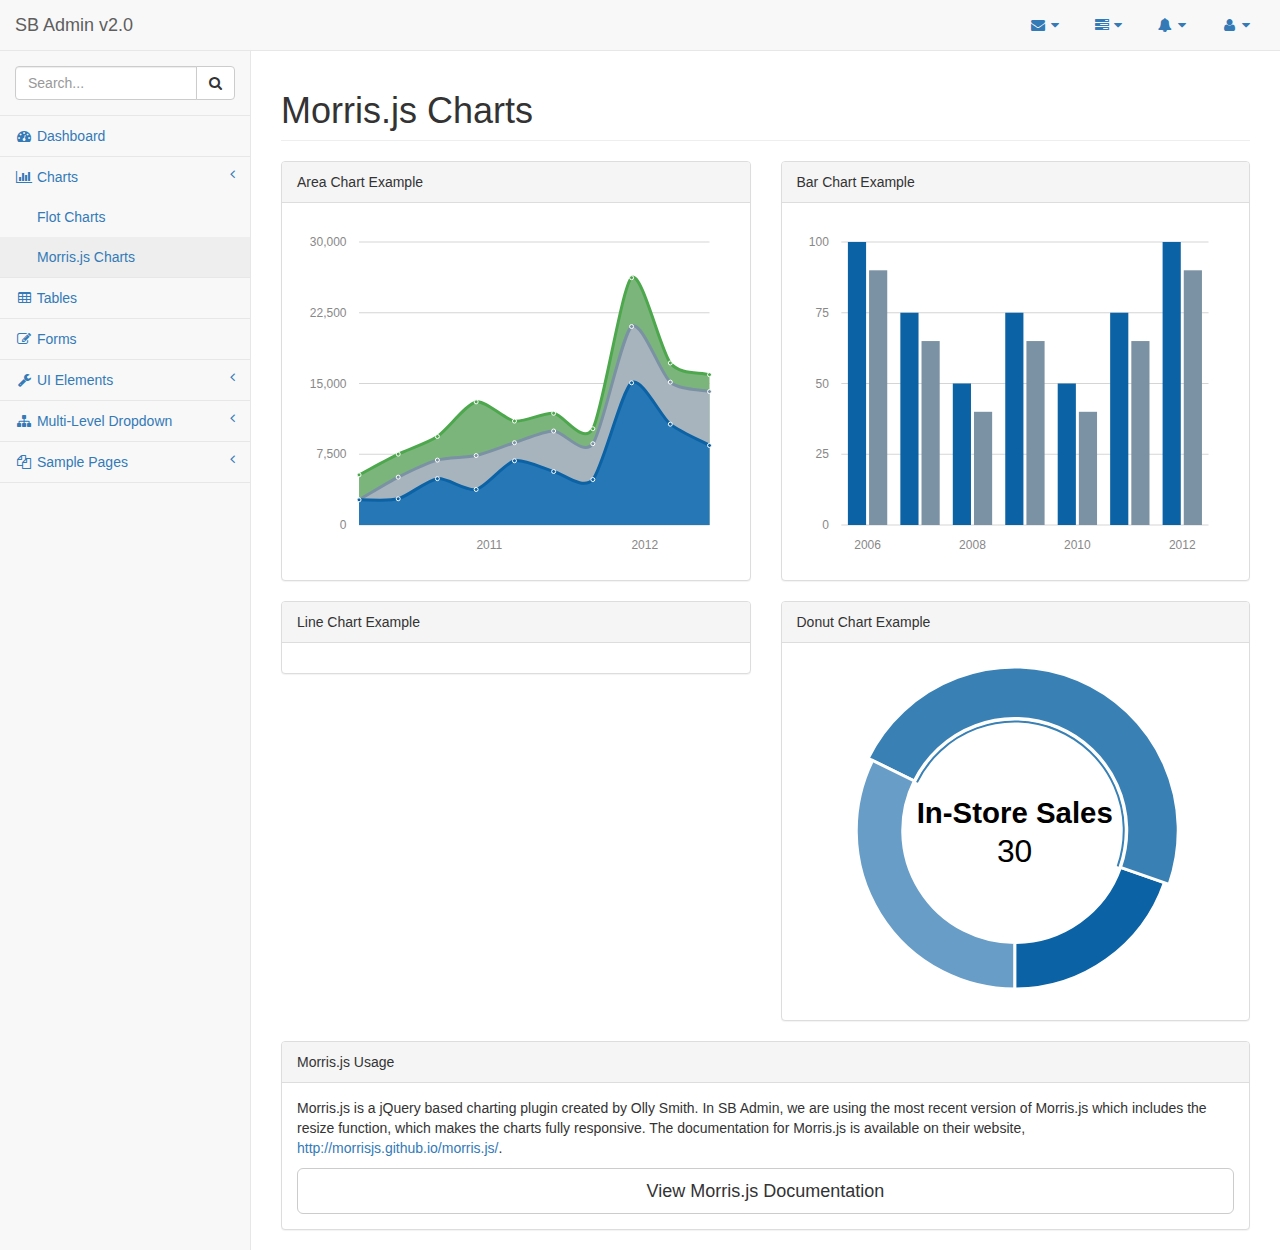
<file: dash/pages/morris.html>
<!DOCTYPE html>
<html lang="en">

<head>

    <meta charset="utf-8">
    <meta http-equiv="X-UA-Compatible" content="IE=edge">
    <meta name="viewport" content="width=device-width, initial-scale=1">
    <meta name="description" content="">
    <meta name="author" content="">

    <title>SB Admin 2 - Bootstrap Admin Theme</title>

    <!-- Bootstrap Core CSS -->
    <link href="../vendor/bootstrap/css/bootstrap.min.css" rel="stylesheet">

    <!-- MetisMenu CSS -->
    <link href="../vendor/metisMenu/metisMenu.min.css" rel="stylesheet">

    <!-- Custom CSS -->
    <link href="../dist/css/sb-admin-2.css" rel="stylesheet">

    <!-- Morris Charts CSS -->
    <link href="../vendor/morrisjs/morris.css" rel="stylesheet">

    <!-- Custom Fonts -->
    <link href="../vendor/font-awesome/css/font-awesome.min.css" rel="stylesheet" type="text/css">

    <!-- HTML5 Shim and Respond.js IE8 support of HTML5 elements and media queries -->
    <!-- WARNING: Respond.js doesn't work if you view the page via file:// -->
    <!--[if lt IE 9]>
        <script src="https://oss.maxcdn.com/libs/html5shiv/3.7.0/html5shiv.js"></script>
        <script src="https://oss.maxcdn.com/libs/respond.js/1.4.2/respond.min.js"></script>
    <![endif]-->

</head>

<body>

    <div id="wrapper">

        <!-- Navigation -->
        <nav class="navbar navbar-default navbar-static-top" role="navigation" style="margin-bottom: 0">
            <div class="navbar-header">
                <button type="button" class="navbar-toggle" data-toggle="collapse" data-target=".navbar-collapse">
                    <span class="sr-only">Toggle navigation</span>
                    <span class="icon-bar"></span>
                    <span class="icon-bar"></span>
                    <span class="icon-bar"></span>
                </button>
                <a class="navbar-brand" href="index.html">SB Admin v2.0</a>
            </div>
            <!-- /.navbar-header -->

            <ul class="nav navbar-top-links navbar-right">
                <li class="dropdown">
                    <a class="dropdown-toggle" data-toggle="dropdown" href="#">
                        <i class="fa fa-envelope fa-fw"></i> <i class="fa fa-caret-down"></i>
                    </a>
                    <ul class="dropdown-menu dropdown-messages">
                        <li>
                            <a href="#">
                                <div>
                                    <strong>John Smith</strong>
                                    <span class="pull-right text-muted">
                                        <em>Yesterday</em>
                                    </span>
                                </div>
                                <div>Lorem ipsum dolor sit amet, consectetur adipiscing elit. Pellentesque eleifend...</div>
                            </a>
                        </li>
                        <li class="divider"></li>
                        <li>
                            <a href="#">
                                <div>
                                    <strong>John Smith</strong>
                                    <span class="pull-right text-muted">
                                        <em>Yesterday</em>
                                    </span>
                                </div>
                                <div>Lorem ipsum dolor sit amet, consectetur adipiscing elit. Pellentesque eleifend...</div>
                            </a>
                        </li>
                        <li class="divider"></li>
                        <li>
                            <a href="#">
                                <div>
                                    <strong>John Smith</strong>
                                    <span class="pull-right text-muted">
                                        <em>Yesterday</em>
                                    </span>
                                </div>
                                <div>Lorem ipsum dolor sit amet, consectetur adipiscing elit. Pellentesque eleifend...</div>
                            </a>
                        </li>
                        <li class="divider"></li>
                        <li>
                            <a class="text-center" href="#">
                                <strong>Read All Messages</strong>
                                <i class="fa fa-angle-right"></i>
                            </a>
                        </li>
                    </ul>
                    <!-- /.dropdown-messages -->
                </li>
                <!-- /.dropdown -->
                <li class="dropdown">
                    <a class="dropdown-toggle" data-toggle="dropdown" href="#">
                        <i class="fa fa-tasks fa-fw"></i> <i class="fa fa-caret-down"></i>
                    </a>
                    <ul class="dropdown-menu dropdown-tasks">
                        <li>
                            <a href="#">
                                <div>
                                    <p>
                                        <strong>Task 1</strong>
                                        <span class="pull-right text-muted">40% Complete</span>
                                    </p>
                                    <div class="progress progress-striped active">
                                        <div class="progress-bar progress-bar-success" role="progressbar" aria-valuenow="40" aria-valuemin="0" aria-valuemax="100" style="width: 40%">
                                            <span class="sr-only">40% Complete (success)</span>
                                        </div>
                                    </div>
                                </div>
                            </a>
                        </li>
                        <li class="divider"></li>
                        <li>
                            <a href="#">
                                <div>
                                    <p>
                                        <strong>Task 2</strong>
                                        <span class="pull-right text-muted">20% Complete</span>
                                    </p>
                                    <div class="progress progress-striped active">
                                        <div class="progress-bar progress-bar-info" role="progressbar" aria-valuenow="20" aria-valuemin="0" aria-valuemax="100" style="width: 20%">
                                            <span class="sr-only">20% Complete</span>
                                        </div>
                                    </div>
                                </div>
                            </a>
                        </li>
                        <li class="divider"></li>
                        <li>
                            <a href="#">
                                <div>
                                    <p>
                                        <strong>Task 3</strong>
                                        <span class="pull-right text-muted">60% Complete</span>
                                    </p>
                                    <div class="progress progress-striped active">
                                        <div class="progress-bar progress-bar-warning" role="progressbar" aria-valuenow="60" aria-valuemin="0" aria-valuemax="100" style="width: 60%">
                                            <span class="sr-only">60% Complete (warning)</span>
                                        </div>
                                    </div>
                                </div>
                            </a>
                        </li>
                        <li class="divider"></li>
                        <li>
                            <a href="#">
                                <div>
                                    <p>
                                        <strong>Task 4</strong>
                                        <span class="pull-right text-muted">80% Complete</span>
                                    </p>
                                    <div class="progress progress-striped active">
                                        <div class="progress-bar progress-bar-danger" role="progressbar" aria-valuenow="80" aria-valuemin="0" aria-valuemax="100" style="width: 80%">
                                            <span class="sr-only">80% Complete (danger)</span>
                                        </div>
                                    </div>
                                </div>
                            </a>
                        </li>
                        <li class="divider"></li>
                        <li>
                            <a class="text-center" href="#">
                                <strong>See All Tasks</strong>
                                <i class="fa fa-angle-right"></i>
                            </a>
                        </li>
                    </ul>
                    <!-- /.dropdown-tasks -->
                </li>
                <!-- /.dropdown -->
                <li class="dropdown">
                    <a class="dropdown-toggle" data-toggle="dropdown" href="#">
                        <i class="fa fa-bell fa-fw"></i> <i class="fa fa-caret-down"></i>
                    </a>
                    <ul class="dropdown-menu dropdown-alerts">
                        <li>
                            <a href="#">
                                <div>
                                    <i class="fa fa-comment fa-fw"></i> New Comment
                                    <span class="pull-right text-muted small">4 minutes ago</span>
                                </div>
                            </a>
                        </li>
                        <li class="divider"></li>
                        <li>
                            <a href="#">
                                <div>
                                    <i class="fa fa-twitter fa-fw"></i> 3 New Followers
                                    <span class="pull-right text-muted small">12 minutes ago</span>
                                </div>
                            </a>
                        </li>
                        <li class="divider"></li>
                        <li>
                            <a href="#">
                                <div>
                                    <i class="fa fa-envelope fa-fw"></i> Message Sent
                                    <span class="pull-right text-muted small">4 minutes ago</span>
                                </div>
                            </a>
                        </li>
                        <li class="divider"></li>
                        <li>
                            <a href="#">
                                <div>
                                    <i class="fa fa-tasks fa-fw"></i> New Task
                                    <span class="pull-right text-muted small">4 minutes ago</span>
                                </div>
                            </a>
                        </li>
                        <li class="divider"></li>
                        <li>
                            <a href="#">
                                <div>
                                    <i class="fa fa-upload fa-fw"></i> Server Rebooted
                                    <span class="pull-right text-muted small">4 minutes ago</span>
                                </div>
                            </a>
                        </li>
                        <li class="divider"></li>
                        <li>
                            <a class="text-center" href="#">
                                <strong>See All Alerts</strong>
                                <i class="fa fa-angle-right"></i>
                            </a>
                        </li>
                    </ul>
                    <!-- /.dropdown-alerts -->
                </li>
                <!-- /.dropdown -->
                <li class="dropdown">
                    <a class="dropdown-toggle" data-toggle="dropdown" href="#">
                        <i class="fa fa-user fa-fw"></i> <i class="fa fa-caret-down"></i>
                    </a>
                    <ul class="dropdown-menu dropdown-user">
                        <li><a href="#"><i class="fa fa-user fa-fw"></i> User Profile</a>
                        </li>
                        <li><a href="#"><i class="fa fa-gear fa-fw"></i> Settings</a>
                        </li>
                        <li class="divider"></li>
                        <li><a href="login.html"><i class="fa fa-sign-out fa-fw"></i> Logout</a>
                        </li>
                    </ul>
                    <!-- /.dropdown-user -->
                </li>
                <!-- /.dropdown -->
            </ul>
            <!-- /.navbar-top-links -->

            <div class="navbar-default sidebar" role="navigation">
                <div class="sidebar-nav navbar-collapse">
                    <ul class="nav" id="side-menu">
                        <li class="sidebar-search">
                            <div class="input-group custom-search-form">
                                <input type="text" class="form-control" placeholder="Search...">
                                <span class="input-group-btn">
                                <button class="btn btn-default" type="button">
                                    <i class="fa fa-search"></i>
                                </button>
                            </span>
                            </div>
                            <!-- /input-group -->
                        </li>
                        <li>
                            <a href="index.html"><i class="fa fa-dashboard fa-fw"></i> Dashboard</a>
                        </li>
                        <li>
                            <a href="#"><i class="fa fa-bar-chart-o fa-fw"></i> Charts<span class="fa arrow"></span></a>
                            <ul class="nav nav-second-level">
                                <li>
                                    <a href="flot.html">Flot Charts</a>
                                </li>
                                <li>
                                    <a href="morris.html">Morris.js Charts</a>
                                </li>
                            </ul>
                            <!-- /.nav-second-level -->
                        </li>
                        <li>
                            <a href="tables.html"><i class="fa fa-table fa-fw"></i> Tables</a>
                        </li>
                        <li>
                            <a href="forms.html"><i class="fa fa-edit fa-fw"></i> Forms</a>
                        </li>
                        <li>
                            <a href="#"><i class="fa fa-wrench fa-fw"></i> UI Elements<span class="fa arrow"></span></a>
                            <ul class="nav nav-second-level">
                                <li>
                                    <a href="panels-wells.html">Panels and Wells</a>
                                </li>
                                <li>
                                    <a href="buttons.html">Buttons</a>
                                </li>
                                <li>
                                    <a href="notifications.html">Notifications</a>
                                </li>
                                <li>
                                    <a href="typography.html">Typography</a>
                                </li>
                                <li>
                                    <a href="icons.html"> Icons</a>
                                </li>
                                <li>
                                    <a href="grid.html">Grid</a>
                                </li>
                            </ul>
                            <!-- /.nav-second-level -->
                        </li>
                        <li>
                            <a href="#"><i class="fa fa-sitemap fa-fw"></i> Multi-Level Dropdown<span class="fa arrow"></span></a>
                            <ul class="nav nav-second-level">
                                <li>
                                    <a href="#">Second Level Item</a>
                                </li>
                                <li>
                                    <a href="#">Second Level Item</a>
                                </li>
                                <li>
                                    <a href="#">Third Level <span class="fa arrow"></span></a>
                                    <ul class="nav nav-third-level">
                                        <li>
                                            <a href="#">Third Level Item</a>
                                        </li>
                                        <li>
                                            <a href="#">Third Level Item</a>
                                        </li>
                                        <li>
                                            <a href="#">Third Level Item</a>
                                        </li>
                                        <li>
                                            <a href="#">Third Level Item</a>
                                        </li>
                                    </ul>
                                    <!-- /.nav-third-level -->
                                </li>
                            </ul>
                            <!-- /.nav-second-level -->
                        </li>
                        <li>
                            <a href="#"><i class="fa fa-files-o fa-fw"></i> Sample Pages<span class="fa arrow"></span></a>
                            <ul class="nav nav-second-level">
                                <li>
                                    <a href="blank.html">Blank Page</a>
                                </li>
                                <li>
                                    <a href="login.html">Login Page</a>
                                </li>
                            </ul>
                            <!-- /.nav-second-level -->
                        </li>
                    </ul>
                </div>
                <!-- /.sidebar-collapse -->
            </div>
            <!-- /.navbar-static-side -->
        </nav>

        <div id="page-wrapper">
            <div class="row">
                <div class="col-lg-12">
                    <h1 class="page-header">Morris.js Charts</h1>
                </div>
                <!-- /.col-lg-12 -->
            </div>
            <!-- /.row -->
            <div class="row">
                <div class="col-lg-6">
                    <div class="panel panel-default">
                        <div class="panel-heading">
                            Area Chart Example
                        </div>
                        <!-- /.panel-heading -->
                        <div class="panel-body">
                            <div id="morris-area-chart"></div>
                        </div>
                        <!-- /.panel-body -->
                    </div>
                    <!-- /.panel -->
                </div>
                <!-- /.col-lg-6 -->
                <div class="col-lg-6">
                    <div class="panel panel-default">
                        <div class="panel-heading">
                            Bar Chart Example
                        </div>
                        <!-- /.panel-heading -->
                        <div class="panel-body">
                            <div id="morris-bar-chart"></div>
                        </div>
                        <!-- /.panel-body -->
                    </div>
                    <!-- /.panel -->
                </div>
                <!-- /.col-lg-6 -->
                <div class="col-lg-6">
                    <div class="panel panel-default">
                        <div class="panel-heading">
                            Line Chart Example
                        </div>
                        <!-- /.panel-heading -->
                        <div class="panel-body">
                            <div id="morris-line-chart"></div>
                        </div>
                        <!-- /.panel-body -->
                    </div>
                    <!-- /.panel -->
                </div>
                <!-- /.col-lg-6 -->
                <div class="col-lg-6">
                    <div class="panel panel-default">
                        <div class="panel-heading">
                            Donut Chart Example
                        </div>
                        <!-- /.panel-heading -->
                        <div class="panel-body">
                            <div id="morris-donut-chart"></div>
                        </div>
                        <!-- /.panel-body -->
                    </div>
                    <!-- /.panel -->
                </div>
                <!-- /.col-lg-6 -->
                <div class="col-lg-12">
                    <div class="panel panel-default">
                        <div class="panel-heading">
                            Morris.js Usage
                        </div>
                        <!-- /.panel-heading -->
                        <div class="panel-body">
                            <p>Morris.js is a jQuery based charting plugin created by Olly Smith. In SB Admin, we are using the most recent version of Morris.js which includes the resize function, which makes the charts fully responsive. The documentation for Morris.js is available on their website, <a target="_blank" href="http://morrisjs.github.io/morris.js/">http://morrisjs.github.io/morris.js/</a>.</p>
                            <a target="_blank" class="btn btn-default btn-lg btn-block" href="http://morrisjs.github.io/morris.js/">View Morris.js Documentation</a>
                        </div>
                        <!-- /.panel-body -->
                    </div>
                    <!-- /.panel -->
                </div>
                <!-- /.col-lg-6 -->
            </div>
            <!-- /.row -->
        </div>
        <!-- /#page-wrapper -->

    </div>
    <!-- /#wrapper -->

    <!-- jQuery -->
    <script src="../vendor/jquery/jquery.min.js"></script>

    <!-- Bootstrap Core JavaScript -->
    <script src="../vendor/bootstrap/js/bootstrap.min.js"></script>

    <!-- Metis Menu Plugin JavaScript -->
    <script src="../vendor/metisMenu/metisMenu.min.js"></script>

    <!-- Morris Charts JavaScript -->
    <script src="../vendor/raphael/raphael.min.js"></script>
    <script src="../vendor/morrisjs/morris.min.js"></script>
    <script src="../data/morris-data.js"></script>

    <!-- Custom Theme JavaScript -->
    <script src="../dist/js/sb-admin-2.js"></script>

</body>

</html>
</file>
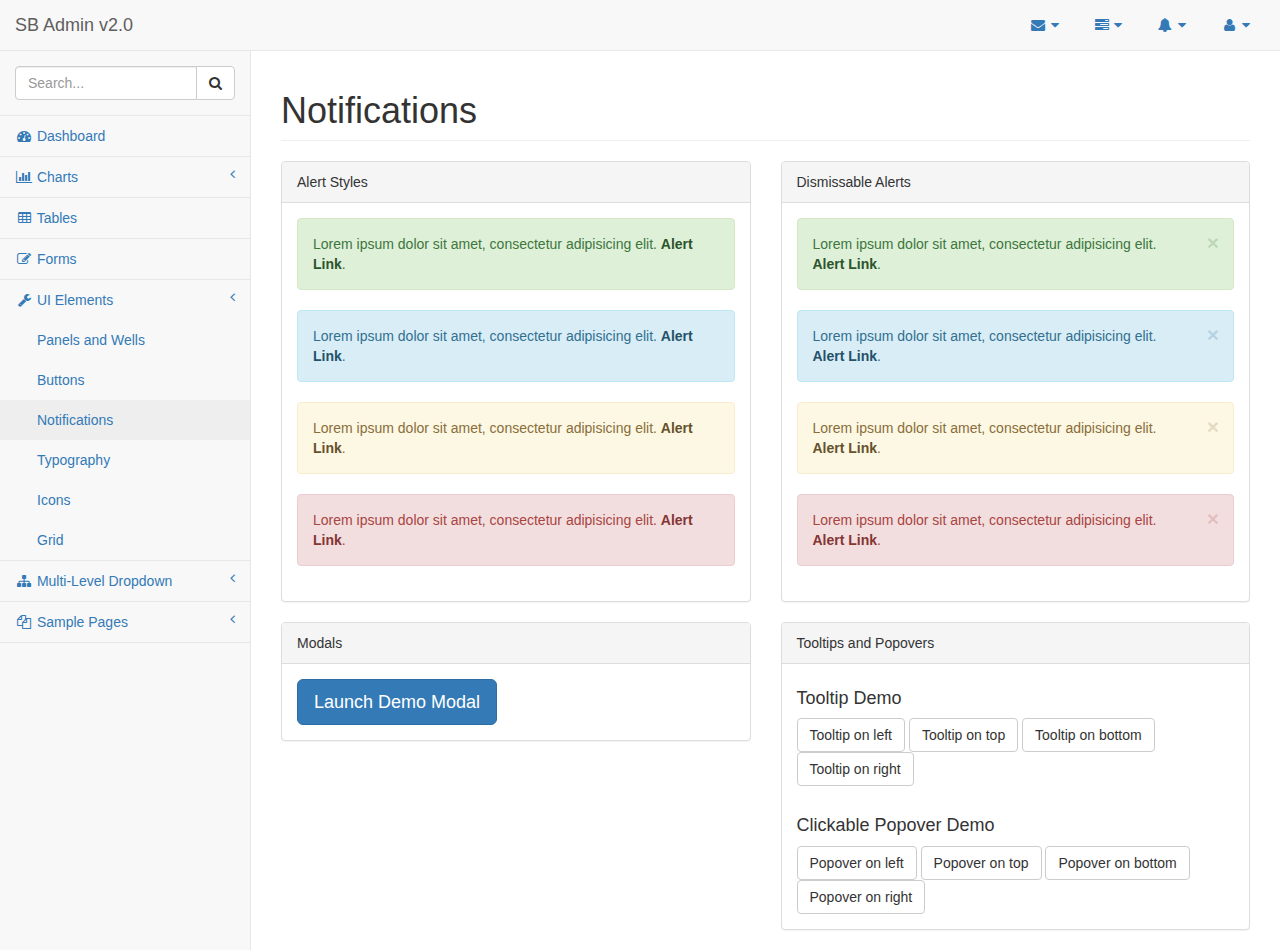
<file: dash/pages/notifications.html>
<!DOCTYPE html>
<html lang="en">

<head>

    <meta charset="utf-8">
    <meta http-equiv="X-UA-Compatible" content="IE=edge">
    <meta name="viewport" content="width=device-width, initial-scale=1">
    <meta name="description" content="">
    <meta name="author" content="">

    <title>SB Admin 2 - Bootstrap Admin Theme</title>

    <!-- Bootstrap Core CSS -->
    <link href="../vendor/bootstrap/css/bootstrap.min.css" rel="stylesheet">

    <!-- MetisMenu CSS -->
    <link href="../vendor/metisMenu/metisMenu.min.css" rel="stylesheet">

    <!-- Custom CSS -->
    <link href="../dist/css/sb-admin-2.css" rel="stylesheet">

    <!-- Custom Fonts -->
    <link href="../vendor/font-awesome/css/font-awesome.min.css" rel="stylesheet" type="text/css">

    <!-- HTML5 Shim and Respond.js IE8 support of HTML5 elements and media queries -->
    <!-- WARNING: Respond.js doesn't work if you view the page via file:// -->
    <!--[if lt IE 9]>
        <script src="https://oss.maxcdn.com/libs/html5shiv/3.7.0/html5shiv.js"></script>
        <script src="https://oss.maxcdn.com/libs/respond.js/1.4.2/respond.min.js"></script>
    <![endif]-->

</head>

<body>

    <div id="wrapper">

        <!-- Navigation -->
        <nav class="navbar navbar-default navbar-static-top" role="navigation" style="margin-bottom: 0">
            <div class="navbar-header">
                <button type="button" class="navbar-toggle" data-toggle="collapse" data-target=".navbar-collapse">
                    <span class="sr-only">Toggle navigation</span>
                    <span class="icon-bar"></span>
                    <span class="icon-bar"></span>
                    <span class="icon-bar"></span>
                </button>
                <a class="navbar-brand" href="index.html">SB Admin v2.0</a>
            </div>
            <!-- /.navbar-header -->

            <ul class="nav navbar-top-links navbar-right">
                <li class="dropdown">
                    <a class="dropdown-toggle" data-toggle="dropdown" href="#">
                        <i class="fa fa-envelope fa-fw"></i> <i class="fa fa-caret-down"></i>
                    </a>
                    <ul class="dropdown-menu dropdown-messages">
                        <li>
                            <a href="#">
                                <div>
                                    <strong>John Smith</strong>
                                    <span class="pull-right text-muted">
                                        <em>Yesterday</em>
                                    </span>
                                </div>
                                <div>Lorem ipsum dolor sit amet, consectetur adipiscing elit. Pellentesque eleifend...</div>
                            </a>
                        </li>
                        <li class="divider"></li>
                        <li>
                            <a href="#">
                                <div>
                                    <strong>John Smith</strong>
                                    <span class="pull-right text-muted">
                                        <em>Yesterday</em>
                                    </span>
                                </div>
                                <div>Lorem ipsum dolor sit amet, consectetur adipiscing elit. Pellentesque eleifend...</div>
                            </a>
                        </li>
                        <li class="divider"></li>
                        <li>
                            <a href="#">
                                <div>
                                    <strong>John Smith</strong>
                                    <span class="pull-right text-muted">
                                        <em>Yesterday</em>
                                    </span>
                                </div>
                                <div>Lorem ipsum dolor sit amet, consectetur adipiscing elit. Pellentesque eleifend...</div>
                            </a>
                        </li>
                        <li class="divider"></li>
                        <li>
                            <a class="text-center" href="#">
                                <strong>Read All Messages</strong>
                                <i class="fa fa-angle-right"></i>
                            </a>
                        </li>
                    </ul>
                    <!-- /.dropdown-messages -->
                </li>
                <!-- /.dropdown -->
                <li class="dropdown">
                    <a class="dropdown-toggle" data-toggle="dropdown" href="#">
                        <i class="fa fa-tasks fa-fw"></i> <i class="fa fa-caret-down"></i>
                    </a>
                    <ul class="dropdown-menu dropdown-tasks">
                        <li>
                            <a href="#">
                                <div>
                                    <p>
                                        <strong>Task 1</strong>
                                        <span class="pull-right text-muted">40% Complete</span>
                                    </p>
                                    <div class="progress progress-striped active">
                                        <div class="progress-bar progress-bar-success" role="progressbar" aria-valuenow="40" aria-valuemin="0" aria-valuemax="100" style="width: 40%">
                                            <span class="sr-only">40% Complete (success)</span>
                                        </div>
                                    </div>
                                </div>
                            </a>
                        </li>
                        <li class="divider"></li>
                        <li>
                            <a href="#">
                                <div>
                                    <p>
                                        <strong>Task 2</strong>
                                        <span class="pull-right text-muted">20% Complete</span>
                                    </p>
                                    <div class="progress progress-striped active">
                                        <div class="progress-bar progress-bar-info" role="progressbar" aria-valuenow="20" aria-valuemin="0" aria-valuemax="100" style="width: 20%">
                                            <span class="sr-only">20% Complete</span>
                                        </div>
                                    </div>
                                </div>
                            </a>
                        </li>
                        <li class="divider"></li>
                        <li>
                            <a href="#">
                                <div>
                                    <p>
                                        <strong>Task 3</strong>
                                        <span class="pull-right text-muted">60% Complete</span>
                                    </p>
                                    <div class="progress progress-striped active">
                                        <div class="progress-bar progress-bar-warning" role="progressbar" aria-valuenow="60" aria-valuemin="0" aria-valuemax="100" style="width: 60%">
                                            <span class="sr-only">60% Complete (warning)</span>
                                        </div>
                                    </div>
                                </div>
                            </a>
                        </li>
                        <li class="divider"></li>
                        <li>
                            <a href="#">
                                <div>
                                    <p>
                                        <strong>Task 4</strong>
                                        <span class="pull-right text-muted">80% Complete</span>
                                    </p>
                                    <div class="progress progress-striped active">
                                        <div class="progress-bar progress-bar-danger" role="progressbar" aria-valuenow="80" aria-valuemin="0" aria-valuemax="100" style="width: 80%">
                                            <span class="sr-only">80% Complete (danger)</span>
                                        </div>
                                    </div>
                                </div>
                            </a>
                        </li>
                        <li class="divider"></li>
                        <li>
                            <a class="text-center" href="#">
                                <strong>See All Tasks</strong>
                                <i class="fa fa-angle-right"></i>
                            </a>
                        </li>
                    </ul>
                    <!-- /.dropdown-tasks -->
                </li>
                <!-- /.dropdown -->
                <li class="dropdown">
                    <a class="dropdown-toggle" data-toggle="dropdown" href="#">
                        <i class="fa fa-bell fa-fw"></i> <i class="fa fa-caret-down"></i>
                    </a>
                    <ul class="dropdown-menu dropdown-alerts">
                        <li>
                            <a href="#">
                                <div>
                                    <i class="fa fa-comment fa-fw"></i> New Comment
                                    <span class="pull-right text-muted small">4 minutes ago</span>
                                </div>
                            </a>
                        </li>
                        <li class="divider"></li>
                        <li>
                            <a href="#">
                                <div>
                                    <i class="fa fa-twitter fa-fw"></i> 3 New Followers
                                    <span class="pull-right text-muted small">12 minutes ago</span>
                                </div>
                            </a>
                        </li>
                        <li class="divider"></li>
                        <li>
                            <a href="#">
                                <div>
                                    <i class="fa fa-envelope fa-fw"></i> Message Sent
                                    <span class="pull-right text-muted small">4 minutes ago</span>
                                </div>
                            </a>
                        </li>
                        <li class="divider"></li>
                        <li>
                            <a href="#">
                                <div>
                                    <i class="fa fa-tasks fa-fw"></i> New Task
                                    <span class="pull-right text-muted small">4 minutes ago</span>
                                </div>
                            </a>
                        </li>
                        <li class="divider"></li>
                        <li>
                            <a href="#">
                                <div>
                                    <i class="fa fa-upload fa-fw"></i> Server Rebooted
                                    <span class="pull-right text-muted small">4 minutes ago</span>
                                </div>
                            </a>
                        </li>
                        <li class="divider"></li>
                        <li>
                            <a class="text-center" href="#">
                                <strong>See All Alerts</strong>
                                <i class="fa fa-angle-right"></i>
                            </a>
                        </li>
                    </ul>
                    <!-- /.dropdown-alerts -->
                </li>
                <!-- /.dropdown -->
                <li class="dropdown">
                    <a class="dropdown-toggle" data-toggle="dropdown" href="#">
                        <i class="fa fa-user fa-fw"></i> <i class="fa fa-caret-down"></i>
                    </a>
                    <ul class="dropdown-menu dropdown-user">
                        <li><a href="#"><i class="fa fa-user fa-fw"></i> User Profile</a>
                        </li>
                        <li><a href="#"><i class="fa fa-gear fa-fw"></i> Settings</a>
                        </li>
                        <li class="divider"></li>
                        <li><a href="login.html"><i class="fa fa-sign-out fa-fw"></i> Logout</a>
                        </li>
                    </ul>
                    <!-- /.dropdown-user -->
                </li>
                <!-- /.dropdown -->
            </ul>
            <!-- /.navbar-top-links -->

            <div class="navbar-default sidebar" role="navigation">
                <div class="sidebar-nav navbar-collapse">
                    <ul class="nav" id="side-menu">
                        <li class="sidebar-search">
                            <div class="input-group custom-search-form">
                                <input type="text" class="form-control" placeholder="Search...">
                                <span class="input-group-btn">
                                <button class="btn btn-default" type="button">
                                    <i class="fa fa-search"></i>
                                </button>
                            </span>
                            </div>
                            <!-- /input-group -->
                        </li>
                        <li>
                            <a href="index.html"><i class="fa fa-dashboard fa-fw"></i> Dashboard</a>
                        </li>
                        <li>
                            <a href="#"><i class="fa fa-bar-chart-o fa-fw"></i> Charts<span class="fa arrow"></span></a>
                            <ul class="nav nav-second-level">
                                <li>
                                    <a href="flot.html">Flot Charts</a>
                                </li>
                                <li>
                                    <a href="morris.html">Morris.js Charts</a>
                                </li>
                            </ul>
                            <!-- /.nav-second-level -->
                        </li>
                        <li>
                            <a href="tables.html"><i class="fa fa-table fa-fw"></i> Tables</a>
                        </li>
                        <li>
                            <a href="forms.html"><i class="fa fa-edit fa-fw"></i> Forms</a>
                        </li>
                        <li>
                            <a href="#"><i class="fa fa-wrench fa-fw"></i> UI Elements<span class="fa arrow"></span></a>
                            <ul class="nav nav-second-level">
                                <li>
                                    <a href="panels-wells.html">Panels and Wells</a>
                                </li>
                                <li>
                                    <a href="buttons.html">Buttons</a>
                                </li>
                                <li>
                                    <a href="notifications.html">Notifications</a>
                                </li>
                                <li>
                                    <a href="typography.html">Typography</a>
                                </li>
                                <li>
                                    <a href="icons.html"> Icons</a>
                                </li>
                                <li>
                                    <a href="grid.html">Grid</a>
                                </li>
                            </ul>
                            <!-- /.nav-second-level -->
                        </li>
                        <li>
                            <a href="#"><i class="fa fa-sitemap fa-fw"></i> Multi-Level Dropdown<span class="fa arrow"></span></a>
                            <ul class="nav nav-second-level">
                                <li>
                                    <a href="#">Second Level Item</a>
                                </li>
                                <li>
                                    <a href="#">Second Level Item</a>
                                </li>
                                <li>
                                    <a href="#">Third Level <span class="fa arrow"></span></a>
                                    <ul class="nav nav-third-level">
                                        <li>
                                            <a href="#">Third Level Item</a>
                                        </li>
                                        <li>
                                            <a href="#">Third Level Item</a>
                                        </li>
                                        <li>
                                            <a href="#">Third Level Item</a>
                                        </li>
                                        <li>
                                            <a href="#">Third Level Item</a>
                                        </li>
                                    </ul>
                                    <!-- /.nav-third-level -->
                                </li>
                            </ul>
                            <!-- /.nav-second-level -->
                        </li>
                        <li>
                            <a href="#"><i class="fa fa-files-o fa-fw"></i> Sample Pages<span class="fa arrow"></span></a>
                            <ul class="nav nav-second-level">
                                <li>
                                    <a href="blank.html">Blank Page</a>
                                </li>
                                <li>
                                    <a href="login.html">Login Page</a>
                                </li>
                            </ul>
                            <!-- /.nav-second-level -->
                        </li>
                    </ul>
                </div>
                <!-- /.sidebar-collapse -->
            </div>
            <!-- /.navbar-static-side -->
        </nav>

        <div id="page-wrapper">
            <div class="row">
                <div class="col-lg-12">
                    <h1 class="page-header">Notifications</h1>
                </div>
                <!-- /.col-lg-12 -->
            </div>
            <!-- /.row -->
            <div class="row">
                <div class="col-lg-6">
                    <div class="panel panel-default">
                        <div class="panel-heading">
                            Alert Styles
                        </div>
                        <!-- /.panel-heading -->
                        <div class="panel-body">
                            <div class="alert alert-success">
                                Lorem ipsum dolor sit amet, consectetur adipisicing elit. <a href="#" class="alert-link">Alert Link</a>.
                            </div>
                            <div class="alert alert-info">
                                Lorem ipsum dolor sit amet, consectetur adipisicing elit. <a href="#" class="alert-link">Alert Link</a>.
                            </div>
                            <div class="alert alert-warning">
                                Lorem ipsum dolor sit amet, consectetur adipisicing elit. <a href="#" class="alert-link">Alert Link</a>.
                            </div>
                            <div class="alert alert-danger">
                                Lorem ipsum dolor sit amet, consectetur adipisicing elit. <a href="#" class="alert-link">Alert Link</a>.
                            </div>
                        </div>
                        <!-- .panel-body -->
                    </div>
                    <!-- /.panel -->
                </div>
                <!-- /.col-lg-6 -->
                <div class="col-lg-6">
                    <div class="panel panel-default">
                        <div class="panel-heading">
                            Dismissable Alerts
                        </div>
                        <!-- /.panel-heading -->
                        <div class="panel-body">
                            <div class="alert alert-success alert-dismissable">
                                <button type="button" class="close" data-dismiss="alert" aria-hidden="true">&times;</button>
                                Lorem ipsum dolor sit amet, consectetur adipisicing elit. <a href="#" class="alert-link">Alert Link</a>.
                            </div>
                            <div class="alert alert-info alert-dismissable">
                                <button type="button" class="close" data-dismiss="alert" aria-hidden="true">&times;</button>
                                Lorem ipsum dolor sit amet, consectetur adipisicing elit. <a href="#" class="alert-link">Alert Link</a>.
                            </div>
                            <div class="alert alert-warning alert-dismissable">
                                <button type="button" class="close" data-dismiss="alert" aria-hidden="true">&times;</button>
                                Lorem ipsum dolor sit amet, consectetur adipisicing elit. <a href="#" class="alert-link">Alert Link</a>.
                            </div>
                            <div class="alert alert-danger alert-dismissable">
                                <button type="button" class="close" data-dismiss="alert" aria-hidden="true">&times;</button>
                                Lorem ipsum dolor sit amet, consectetur adipisicing elit. <a href="#" class="alert-link">Alert Link</a>.
                            </div>
                        </div>
                        <!-- .panel-body -->
                    </div>
                    <!-- /.panel -->
                </div>
                <!-- /.col-lg-6 -->
            </div>
            <!-- /.row -->
            <div class="row">
                <div class="col-lg-6">
                    <div class="panel panel-default">
                        <div class="panel-heading">
                            Modals
                        </div>
                        <!-- /.panel-heading -->
                        <div class="panel-body">
                            <!-- Button trigger modal -->
                            <button class="btn btn-primary btn-lg" data-toggle="modal" data-target="#myModal">
                                Launch Demo Modal
                            </button>
                            <!-- Modal -->
                            <div class="modal fade" id="myModal" tabindex="-1" role="dialog" aria-labelledby="myModalLabel" aria-hidden="true">
                                <div class="modal-dialog">
                                    <div class="modal-content">
                                        <div class="modal-header">
                                            <button type="button" class="close" data-dismiss="modal" aria-hidden="true">&times;</button>
                                            <h4 class="modal-title" id="myModalLabel">Modal title</h4>
                                        </div>
                                        <div class="modal-body">
                                            Lorem ipsum dolor sit amet, consectetur adipisicing elit, sed do eiusmod tempor incididunt ut labore et dolore magna aliqua. Ut enim ad minim veniam, quis nostrud exercitation ullamco laboris nisi ut aliquip ex ea commodo consequat. Duis aute irure dolor in reprehenderit in voluptate velit esse cillum dolore eu fugiat nulla pariatur. Excepteur sint occaecat cupidatat non proident, sunt in culpa qui officia deserunt mollit anim id est laborum.
                                        </div>
                                        <div class="modal-footer">
                                            <button type="button" class="btn btn-default" data-dismiss="modal">Close</button>
                                            <button type="button" class="btn btn-primary">Save changes</button>
                                        </div>
                                    </div>
                                    <!-- /.modal-content -->
                                </div>
                                <!-- /.modal-dialog -->
                            </div>
                            <!-- /.modal -->
                        </div>
                        <!-- .panel-body -->
                    </div>
                    <!-- /.panel -->
                </div>
                <!-- /.col-lg-6 -->
                <div class="col-lg-6">
                    <div class="panel panel-default">
                        <div class="panel-heading">
                            Tooltips and Popovers
                        </div>
                        <!-- /.panel-heading -->
                        <div class="panel-body">
                            <h4>Tooltip Demo</h4>
                            <div class="tooltip-demo">
                                <button type="button" class="btn btn-default" data-toggle="tooltip" data-placement="left" title="Tooltip on left">Tooltip on left</button>
                                <button type="button" class="btn btn-default" data-toggle="tooltip" data-placement="top" title="Tooltip on top">Tooltip on top</button>
                                <button type="button" class="btn btn-default" data-toggle="tooltip" data-placement="bottom" title="Tooltip on bottom">Tooltip on bottom</button>
                                <button type="button" class="btn btn-default" data-toggle="tooltip" data-placement="right" title="Tooltip on right">Tooltip on right</button>
                            </div>
                            <br>
                            <h4>Clickable Popover Demo</h4>
                            <div class="tooltip-demo">
                                <button type="button" class="btn btn-default" data-container="body" data-toggle="popover" data-placement="left" data-content="Vivamus sagittis lacus vel augue laoreet rutrum faucibus.">
                                    Popover on left
                                </button>
                                <button type="button" class="btn btn-default" data-container="body" data-toggle="popover" data-placement="top" data-content="Vivamus sagittis lacus vel augue laoreet rutrum faucibus.">
                                    Popover on top
                                </button>
                                <button type="button" class="btn btn-default" data-container="body" data-toggle="popover" data-placement="bottom" data-content="Vivamus sagittis lacus vel augue laoreet rutrum faucibus.">
                                    Popover on bottom
                                </button>
                                <button type="button" class="btn btn-default" data-container="body" data-toggle="popover" data-placement="right" data-content="Vivamus sagittis lacus vel augue laoreet rutrum faucibus.">
                                    Popover on right
                                </button>
                            </div>
                        </div>
                        <!-- .panel-body -->
                    </div>
                    <!-- /.panel -->
                </div>
                <!-- /.col-lg-6 -->
            </div>
            <!-- /.row -->
        </div>
        <!-- /#page-wrapper -->

    </div>
    <!-- /#wrapper -->

    <!-- jQuery -->
    <script src="../vendor/jquery/jquery.min.js"></script>

    <!-- Bootstrap Core JavaScript -->
    <script src="../vendor/bootstrap/js/bootstrap.min.js"></script>

    <!-- Metis Menu Plugin JavaScript -->
    <script src="../vendor/metisMenu/metisMenu.min.js"></script>

    <!-- Custom Theme JavaScript -->
    <script src="../dist/js/sb-admin-2.js"></script>

    <!-- Page-Level Demo Scripts - Notifications - Use for reference -->
    <script>
    // tooltip demo
    $('.tooltip-demo').tooltip({
        selector: "[data-toggle=tooltip]",
        container: "body"
    })
    // popover demo
    $("[data-toggle=popover]")
        .popover()
    </script>

</body>

</html>
</file>
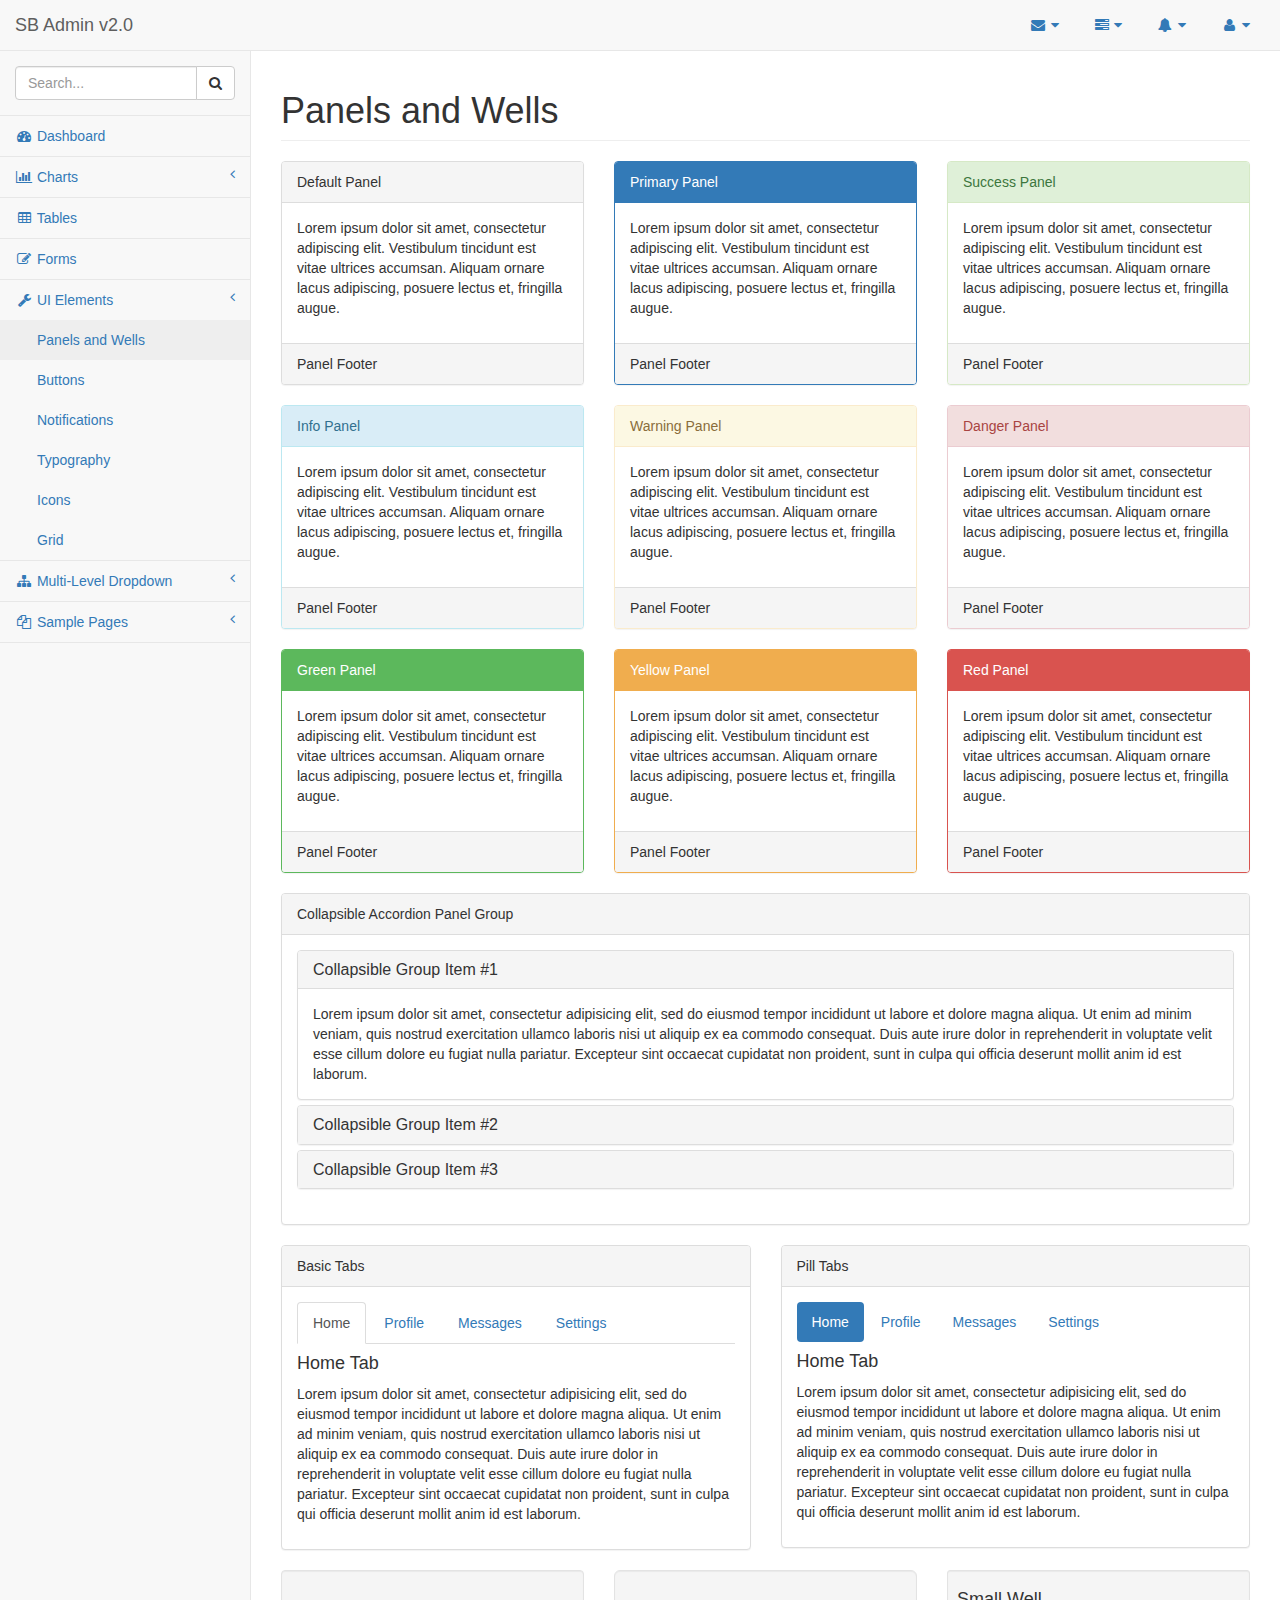
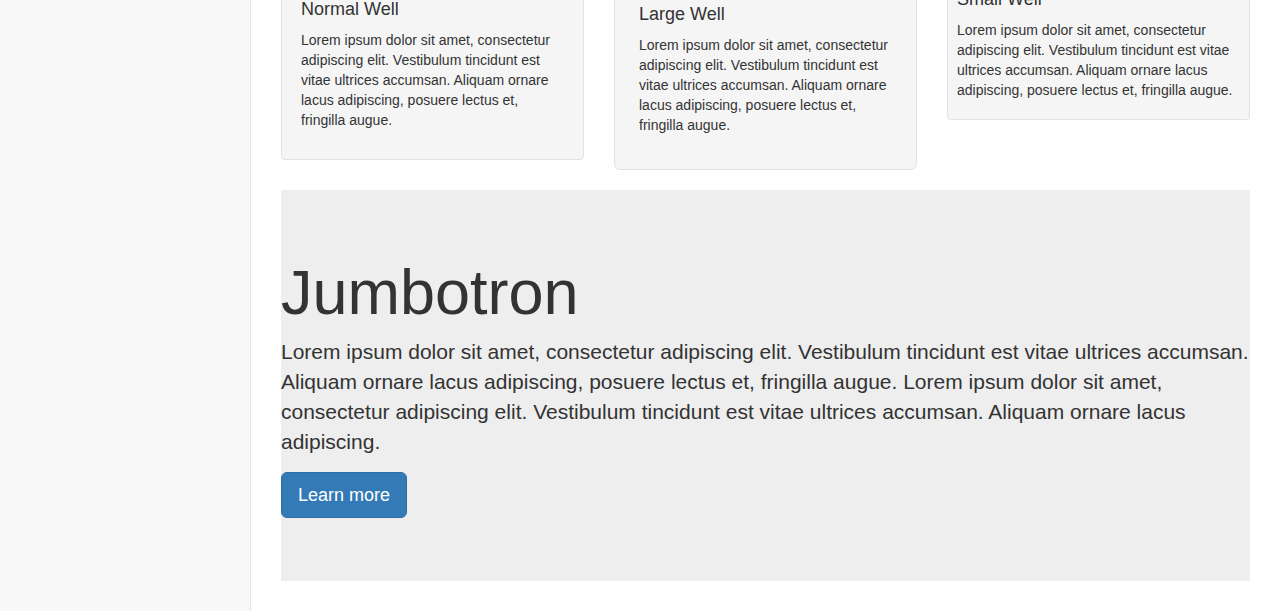
<file: dash/pages/panels-wells.html>
<!DOCTYPE html>
<html lang="en">

<head>

    <meta charset="utf-8">
    <meta http-equiv="X-UA-Compatible" content="IE=edge">
    <meta name="viewport" content="width=device-width, initial-scale=1">
    <meta name="description" content="">
    <meta name="author" content="">

    <title>SB Admin 2 - Bootstrap Admin Theme</title>

    <!-- Bootstrap Core CSS -->
    <link href="../vendor/bootstrap/css/bootstrap.min.css" rel="stylesheet">

    <!-- MetisMenu CSS -->
    <link href="../vendor/metisMenu/metisMenu.min.css" rel="stylesheet">

    <!-- Custom CSS -->
    <link href="../dist/css/sb-admin-2.css" rel="stylesheet">

    <!-- Custom Fonts -->
    <link href="../vendor/font-awesome/css/font-awesome.min.css" rel="stylesheet" type="text/css">

    <!-- HTML5 Shim and Respond.js IE8 support of HTML5 elements and media queries -->
    <!-- WARNING: Respond.js doesn't work if you view the page via file:// -->
    <!--[if lt IE 9]>
        <script src="https://oss.maxcdn.com/libs/html5shiv/3.7.0/html5shiv.js"></script>
        <script src="https://oss.maxcdn.com/libs/respond.js/1.4.2/respond.min.js"></script>
    <![endif]-->

</head>

<body>

    <div id="wrapper">

        <!-- Navigation -->
        <nav class="navbar navbar-default navbar-static-top" role="navigation" style="margin-bottom: 0">
            <div class="navbar-header">
                <button type="button" class="navbar-toggle" data-toggle="collapse" data-target=".navbar-collapse">
                    <span class="sr-only">Toggle navigation</span>
                    <span class="icon-bar"></span>
                    <span class="icon-bar"></span>
                    <span class="icon-bar"></span>
                </button>
                <a class="navbar-brand" href="index.html">SB Admin v2.0</a>
            </div>
            <!-- /.navbar-header -->

            <ul class="nav navbar-top-links navbar-right">
                <li class="dropdown">
                    <a class="dropdown-toggle" data-toggle="dropdown" href="#">
                        <i class="fa fa-envelope fa-fw"></i> <i class="fa fa-caret-down"></i>
                    </a>
                    <ul class="dropdown-menu dropdown-messages">
                        <li>
                            <a href="#">
                                <div>
                                    <strong>John Smith</strong>
                                    <span class="pull-right text-muted">
                                        <em>Yesterday</em>
                                    </span>
                                </div>
                                <div>Lorem ipsum dolor sit amet, consectetur adipiscing elit. Pellentesque eleifend...</div>
                            </a>
                        </li>
                        <li class="divider"></li>
                        <li>
                            <a href="#">
                                <div>
                                    <strong>John Smith</strong>
                                    <span class="pull-right text-muted">
                                        <em>Yesterday</em>
                                    </span>
                                </div>
                                <div>Lorem ipsum dolor sit amet, consectetur adipiscing elit. Pellentesque eleifend...</div>
                            </a>
                        </li>
                        <li class="divider"></li>
                        <li>
                            <a href="#">
                                <div>
                                    <strong>John Smith</strong>
                                    <span class="pull-right text-muted">
                                        <em>Yesterday</em>
                                    </span>
                                </div>
                                <div>Lorem ipsum dolor sit amet, consectetur adipiscing elit. Pellentesque eleifend...</div>
                            </a>
                        </li>
                        <li class="divider"></li>
                        <li>
                            <a class="text-center" href="#">
                                <strong>Read All Messages</strong>
                                <i class="fa fa-angle-right"></i>
                            </a>
                        </li>
                    </ul>
                    <!-- /.dropdown-messages -->
                </li>
                <!-- /.dropdown -->
                <li class="dropdown">
                    <a class="dropdown-toggle" data-toggle="dropdown" href="#">
                        <i class="fa fa-tasks fa-fw"></i> <i class="fa fa-caret-down"></i>
                    </a>
                    <ul class="dropdown-menu dropdown-tasks">
                        <li>
                            <a href="#">
                                <div>
                                    <p>
                                        <strong>Task 1</strong>
                                        <span class="pull-right text-muted">40% Complete</span>
                                    </p>
                                    <div class="progress progress-striped active">
                                        <div class="progress-bar progress-bar-success" role="progressbar" aria-valuenow="40" aria-valuemin="0" aria-valuemax="100" style="width: 40%">
                                            <span class="sr-only">40% Complete (success)</span>
                                        </div>
                                    </div>
                                </div>
                            </a>
                        </li>
                        <li class="divider"></li>
                        <li>
                            <a href="#">
                                <div>
                                    <p>
                                        <strong>Task 2</strong>
                                        <span class="pull-right text-muted">20% Complete</span>
                                    </p>
                                    <div class="progress progress-striped active">
                                        <div class="progress-bar progress-bar-info" role="progressbar" aria-valuenow="20" aria-valuemin="0" aria-valuemax="100" style="width: 20%">
                                            <span class="sr-only">20% Complete</span>
                                        </div>
                                    </div>
                                </div>
                            </a>
                        </li>
                        <li class="divider"></li>
                        <li>
                            <a href="#">
                                <div>
                                    <p>
                                        <strong>Task 3</strong>
                                        <span class="pull-right text-muted">60% Complete</span>
                                    </p>
                                    <div class="progress progress-striped active">
                                        <div class="progress-bar progress-bar-warning" role="progressbar" aria-valuenow="60" aria-valuemin="0" aria-valuemax="100" style="width: 60%">
                                            <span class="sr-only">60% Complete (warning)</span>
                                        </div>
                                    </div>
                                </div>
                            </a>
                        </li>
                        <li class="divider"></li>
                        <li>
                            <a href="#">
                                <div>
                                    <p>
                                        <strong>Task 4</strong>
                                        <span class="pull-right text-muted">80% Complete</span>
                                    </p>
                                    <div class="progress progress-striped active">
                                        <div class="progress-bar progress-bar-danger" role="progressbar" aria-valuenow="80" aria-valuemin="0" aria-valuemax="100" style="width: 80%">
                                            <span class="sr-only">80% Complete (danger)</span>
                                        </div>
                                    </div>
                                </div>
                            </a>
                        </li>
                        <li class="divider"></li>
                        <li>
                            <a class="text-center" href="#">
                                <strong>See All Tasks</strong>
                                <i class="fa fa-angle-right"></i>
                            </a>
                        </li>
                    </ul>
                    <!-- /.dropdown-tasks -->
                </li>
                <!-- /.dropdown -->
                <li class="dropdown">
                    <a class="dropdown-toggle" data-toggle="dropdown" href="#">
                        <i class="fa fa-bell fa-fw"></i> <i class="fa fa-caret-down"></i>
                    </a>
                    <ul class="dropdown-menu dropdown-alerts">
                        <li>
                            <a href="#">
                                <div>
                                    <i class="fa fa-comment fa-fw"></i> New Comment
                                    <span class="pull-right text-muted small">4 minutes ago</span>
                                </div>
                            </a>
                        </li>
                        <li class="divider"></li>
                        <li>
                            <a href="#">
                                <div>
                                    <i class="fa fa-twitter fa-fw"></i> 3 New Followers
                                    <span class="pull-right text-muted small">12 minutes ago</span>
                                </div>
                            </a>
                        </li>
                        <li class="divider"></li>
                        <li>
                            <a href="#">
                                <div>
                                    <i class="fa fa-envelope fa-fw"></i> Message Sent
                                    <span class="pull-right text-muted small">4 minutes ago</span>
                                </div>
                            </a>
                        </li>
                        <li class="divider"></li>
                        <li>
                            <a href="#">
                                <div>
                                    <i class="fa fa-tasks fa-fw"></i> New Task
                                    <span class="pull-right text-muted small">4 minutes ago</span>
                                </div>
                            </a>
                        </li>
                        <li class="divider"></li>
                        <li>
                            <a href="#">
                                <div>
                                    <i class="fa fa-upload fa-fw"></i> Server Rebooted
                                    <span class="pull-right text-muted small">4 minutes ago</span>
                                </div>
                            </a>
                        </li>
                        <li class="divider"></li>
                        <li>
                            <a class="text-center" href="#">
                                <strong>See All Alerts</strong>
                                <i class="fa fa-angle-right"></i>
                            </a>
                        </li>
                    </ul>
                    <!-- /.dropdown-alerts -->
                </li>
                <!-- /.dropdown -->
                <li class="dropdown">
                    <a class="dropdown-toggle" data-toggle="dropdown" href="#">
                        <i class="fa fa-user fa-fw"></i> <i class="fa fa-caret-down"></i>
                    </a>
                    <ul class="dropdown-menu dropdown-user">
                        <li><a href="#"><i class="fa fa-user fa-fw"></i> User Profile</a>
                        </li>
                        <li><a href="#"><i class="fa fa-gear fa-fw"></i> Settings</a>
                        </li>
                        <li class="divider"></li>
                        <li><a href="login.html"><i class="fa fa-sign-out fa-fw"></i> Logout</a>
                        </li>
                    </ul>
                    <!-- /.dropdown-user -->
                </li>
                <!-- /.dropdown -->
            </ul>
            <!-- /.navbar-top-links -->

            <div class="navbar-default sidebar" role="navigation">
                <div class="sidebar-nav navbar-collapse">
                    <ul class="nav" id="side-menu">
                        <li class="sidebar-search">
                            <div class="input-group custom-search-form">
                                <input type="text" class="form-control" placeholder="Search...">
                                <span class="input-group-btn">
                                <button class="btn btn-default" type="button">
                                    <i class="fa fa-search"></i>
                                </button>
                            </span>
                            </div>
                            <!-- /input-group -->
                        </li>
                        <li>
                            <a href="index.html"><i class="fa fa-dashboard fa-fw"></i> Dashboard</a>
                        </li>
                        <li>
                            <a href="#"><i class="fa fa-bar-chart-o fa-fw"></i> Charts<span class="fa arrow"></span></a>
                            <ul class="nav nav-second-level">
                                <li>
                                    <a href="flot.html">Flot Charts</a>
                                </li>
                                <li>
                                    <a href="morris.html">Morris.js Charts</a>
                                </li>
                            </ul>
                            <!-- /.nav-second-level -->
                        </li>
                        <li>
                            <a href="tables.html"><i class="fa fa-table fa-fw"></i> Tables</a>
                        </li>
                        <li>
                            <a href="forms.html"><i class="fa fa-edit fa-fw"></i> Forms</a>
                        </li>
                        <li>
                            <a href="#"><i class="fa fa-wrench fa-fw"></i> UI Elements<span class="fa arrow"></span></a>
                            <ul class="nav nav-second-level">
                                <li>
                                    <a href="panels-wells.html">Panels and Wells</a>
                                </li>
                                <li>
                                    <a href="buttons.html">Buttons</a>
                                </li>
                                <li>
                                    <a href="notifications.html">Notifications</a>
                                </li>
                                <li>
                                    <a href="typography.html">Typography</a>
                                </li>
                                <li>
                                    <a href="icons.html"> Icons</a>
                                </li>
                                <li>
                                    <a href="grid.html">Grid</a>
                                </li>
                            </ul>
                            <!-- /.nav-second-level -->
                        </li>
                        <li>
                            <a href="#"><i class="fa fa-sitemap fa-fw"></i> Multi-Level Dropdown<span class="fa arrow"></span></a>
                            <ul class="nav nav-second-level">
                                <li>
                                    <a href="#">Second Level Item</a>
                                </li>
                                <li>
                                    <a href="#">Second Level Item</a>
                                </li>
                                <li>
                                    <a href="#">Third Level <span class="fa arrow"></span></a>
                                    <ul class="nav nav-third-level">
                                        <li>
                                            <a href="#">Third Level Item</a>
                                        </li>
                                        <li>
                                            <a href="#">Third Level Item</a>
                                        </li>
                                        <li>
                                            <a href="#">Third Level Item</a>
                                        </li>
                                        <li>
                                            <a href="#">Third Level Item</a>
                                        </li>
                                    </ul>
                                    <!-- /.nav-third-level -->
                                </li>
                            </ul>
                            <!-- /.nav-second-level -->
                        </li>
                        <li>
                            <a href="#"><i class="fa fa-files-o fa-fw"></i> Sample Pages<span class="fa arrow"></span></a>
                            <ul class="nav nav-second-level">
                                <li>
                                    <a href="blank.html">Blank Page</a>
                                </li>
                                <li>
                                    <a href="login.html">Login Page</a>
                                </li>
                            </ul>
                            <!-- /.nav-second-level -->
                        </li>
                    </ul>
                </div>
                <!-- /.sidebar-collapse -->
            </div>
            <!-- /.navbar-static-side -->
        </nav>

        <div id="page-wrapper">
            <div class="row">
                <div class="col-lg-12">
                    <h1 class="page-header">Panels and Wells</h1>
                </div>
                <!-- /.col-lg-12 -->
            </div>
            <!-- /.row -->
            <div class="row">
                <div class="col-lg-4">
                    <div class="panel panel-default">
                        <div class="panel-heading">
                            Default Panel
                        </div>
                        <div class="panel-body">
                            <p>Lorem ipsum dolor sit amet, consectetur adipiscing elit. Vestibulum tincidunt est vitae ultrices accumsan. Aliquam ornare lacus adipiscing, posuere lectus et, fringilla augue.</p>
                        </div>
                        <div class="panel-footer">
                            Panel Footer
                        </div>
                    </div>
                </div>
                <!-- /.col-lg-4 -->
                <div class="col-lg-4">
                    <div class="panel panel-primary">
                        <div class="panel-heading">
                            Primary Panel
                        </div>
                        <div class="panel-body">
                            <p>Lorem ipsum dolor sit amet, consectetur adipiscing elit. Vestibulum tincidunt est vitae ultrices accumsan. Aliquam ornare lacus adipiscing, posuere lectus et, fringilla augue.</p>
                        </div>
                        <div class="panel-footer">
                            Panel Footer
                        </div>
                    </div>
                </div>
                <!-- /.col-lg-4 -->
                <div class="col-lg-4">
                    <div class="panel panel-success">
                        <div class="panel-heading">
                            Success Panel
                        </div>
                        <div class="panel-body">
                            <p>Lorem ipsum dolor sit amet, consectetur adipiscing elit. Vestibulum tincidunt est vitae ultrices accumsan. Aliquam ornare lacus adipiscing, posuere lectus et, fringilla augue.</p>
                        </div>
                        <div class="panel-footer">
                            Panel Footer
                        </div>
                    </div>
                </div>
                <!-- /.col-lg-4 -->
            </div>
            <!-- /.row -->
            <div class="row">
                <div class="col-lg-4">
                    <div class="panel panel-info">
                        <div class="panel-heading">
                            Info Panel
                        </div>
                        <div class="panel-body">
                            <p>Lorem ipsum dolor sit amet, consectetur adipiscing elit. Vestibulum tincidunt est vitae ultrices accumsan. Aliquam ornare lacus adipiscing, posuere lectus et, fringilla augue.</p>
                        </div>
                        <div class="panel-footer">
                            Panel Footer
                        </div>
                    </div>
                </div>
                <!-- /.col-lg-4 -->
                <div class="col-lg-4">
                    <div class="panel panel-warning">
                        <div class="panel-heading">
                            Warning Panel
                        </div>
                        <div class="panel-body">
                            <p>Lorem ipsum dolor sit amet, consectetur adipiscing elit. Vestibulum tincidunt est vitae ultrices accumsan. Aliquam ornare lacus adipiscing, posuere lectus et, fringilla augue.</p>
                        </div>
                        <div class="panel-footer">
                            Panel Footer
                        </div>
                    </div>
                </div>
                <!-- /.col-lg-4 -->
                <div class="col-lg-4">
                    <div class="panel panel-danger">
                        <div class="panel-heading">
                            Danger Panel
                        </div>
                        <div class="panel-body">
                            <p>Lorem ipsum dolor sit amet, consectetur adipiscing elit. Vestibulum tincidunt est vitae ultrices accumsan. Aliquam ornare lacus adipiscing, posuere lectus et, fringilla augue.</p>
                        </div>
                        <div class="panel-footer">
                            Panel Footer
                        </div>
                    </div>
                </div>
                <!-- /.col-lg-4 -->
            </div>
            <!-- /.row -->
            <div class="row">
                <div class="col-lg-4">
                    <div class="panel panel-green">
                        <div class="panel-heading">
                            Green Panel
                        </div>
                        <div class="panel-body">
                            <p>Lorem ipsum dolor sit amet, consectetur adipiscing elit. Vestibulum tincidunt est vitae ultrices accumsan. Aliquam ornare lacus adipiscing, posuere lectus et, fringilla augue.</p>
                        </div>
                        <div class="panel-footer">
                            Panel Footer
                        </div>
                    </div>
                    <!-- /.col-lg-4 -->
                </div>
                <div class="col-lg-4">
                    <div class="panel panel-yellow">
                        <div class="panel-heading">
                            Yellow Panel
                        </div>
                        <div class="panel-body">
                            <p>Lorem ipsum dolor sit amet, consectetur adipiscing elit. Vestibulum tincidunt est vitae ultrices accumsan. Aliquam ornare lacus adipiscing, posuere lectus et, fringilla augue.</p>
                        </div>
                        <div class="panel-footer">
                            Panel Footer
                        </div>
                    </div>
                    <!-- /.col-lg-4 -->
                </div>
                <div class="col-lg-4">
                    <div class="panel panel-red">
                        <div class="panel-heading">
                            Red Panel
                        </div>
                        <div class="panel-body">
                            <p>Lorem ipsum dolor sit amet, consectetur adipiscing elit. Vestibulum tincidunt est vitae ultrices accumsan. Aliquam ornare lacus adipiscing, posuere lectus et, fringilla augue.</p>
                        </div>
                        <div class="panel-footer">
                            Panel Footer
                        </div>
                    </div>
                    <!-- /.col-lg-4 -->
                </div>
            </div>
            <!-- /.row -->
            <div class="row">
                <div class="col-lg-12">
                    <div class="panel panel-default">
                        <div class="panel-heading">
                            Collapsible Accordion Panel Group
                        </div>
                        <!-- .panel-heading -->
                        <div class="panel-body">
                            <div class="panel-group" id="accordion">
                                <div class="panel panel-default">
                                    <div class="panel-heading">
                                        <h4 class="panel-title">
                                            <a data-toggle="collapse" data-parent="#accordion" href="#collapseOne">Collapsible Group Item #1</a>
                                        </h4>
                                    </div>
                                    <div id="collapseOne" class="panel-collapse collapse in">
                                        <div class="panel-body">
                                            Lorem ipsum dolor sit amet, consectetur adipisicing elit, sed do eiusmod tempor incididunt ut labore et dolore magna aliqua. Ut enim ad minim veniam, quis nostrud exercitation ullamco laboris nisi ut aliquip ex ea commodo consequat. Duis aute irure dolor in reprehenderit in voluptate velit esse cillum dolore eu fugiat nulla pariatur. Excepteur sint occaecat cupidatat non proident, sunt in culpa qui officia deserunt mollit anim id est laborum.
                                        </div>
                                    </div>
                                </div>
                                <div class="panel panel-default">
                                    <div class="panel-heading">
                                        <h4 class="panel-title">
                                            <a data-toggle="collapse" data-parent="#accordion" href="#collapseTwo">Collapsible Group Item #2</a>
                                        </h4>
                                    </div>
                                    <div id="collapseTwo" class="panel-collapse collapse">
                                        <div class="panel-body">
                                            Lorem ipsum dolor sit amet, consectetur adipisicing elit, sed do eiusmod tempor incididunt ut labore et dolore magna aliqua. Ut enim ad minim veniam, quis nostrud exercitation ullamco laboris nisi ut aliquip ex ea commodo consequat. Duis aute irure dolor in reprehenderit in voluptate velit esse cillum dolore eu fugiat nulla pariatur. Excepteur sint occaecat cupidatat non proident, sunt in culpa qui officia deserunt mollit anim id est laborum.
                                        </div>
                                    </div>
                                </div>
                                <div class="panel panel-default">
                                    <div class="panel-heading">
                                        <h4 class="panel-title">
                                            <a data-toggle="collapse" data-parent="#accordion" href="#collapseThree">Collapsible Group Item #3</a>
                                        </h4>
                                    </div>
                                    <div id="collapseThree" class="panel-collapse collapse">
                                        <div class="panel-body">
                                            Lorem ipsum dolor sit amet, consectetur adipisicing elit, sed do eiusmod tempor incididunt ut labore et dolore magna aliqua. Ut enim ad minim veniam, quis nostrud exercitation ullamco laboris nisi ut aliquip ex ea commodo consequat. Duis aute irure dolor in reprehenderit in voluptate velit esse cillum dolore eu fugiat nulla pariatur. Excepteur sint occaecat cupidatat non proident, sunt in culpa qui officia deserunt mollit anim id est laborum.
                                        </div>
                                    </div>
                                </div>
                            </div>
                        </div>
                        <!-- .panel-body -->
                    </div>
                    <!-- /.panel -->
                </div>
                <!-- /.col-lg-12 -->
            </div>
            <!-- /.row -->
            <div class="row">
                <div class="col-lg-6">
                    <div class="panel panel-default">
                        <div class="panel-heading">
                            Basic Tabs
                        </div>
                        <!-- /.panel-heading -->
                        <div class="panel-body">
                            <!-- Nav tabs -->
                            <ul class="nav nav-tabs">
                                <li class="active"><a href="#home" data-toggle="tab">Home</a>
                                </li>
                                <li><a href="#profile" data-toggle="tab">Profile</a>
                                </li>
                                <li><a href="#messages" data-toggle="tab">Messages</a>
                                </li>
                                <li><a href="#settings" data-toggle="tab">Settings</a>
                                </li>
                            </ul>

                            <!-- Tab panes -->
                            <div class="tab-content">
                                <div class="tab-pane fade in active" id="home">
                                    <h4>Home Tab</h4>
                                    <p>Lorem ipsum dolor sit amet, consectetur adipisicing elit, sed do eiusmod tempor incididunt ut labore et dolore magna aliqua. Ut enim ad minim veniam, quis nostrud exercitation ullamco laboris nisi ut aliquip ex ea commodo consequat. Duis aute irure dolor in reprehenderit in voluptate velit esse cillum dolore eu fugiat nulla pariatur. Excepteur sint occaecat cupidatat non proident, sunt in culpa qui officia deserunt mollit anim id est laborum.</p>
                                </div>
                                <div class="tab-pane fade" id="profile">
                                    <h4>Profile Tab</h4>
                                    <p>Lorem ipsum dolor sit amet, consectetur adipisicing elit, sed do eiusmod tempor incididunt ut labore et dolore magna aliqua. Ut enim ad minim veniam, quis nostrud exercitation ullamco laboris nisi ut aliquip ex ea commodo consequat. Duis aute irure dolor in reprehenderit in voluptate velit esse cillum dolore eu fugiat nulla pariatur. Excepteur sint occaecat cupidatat non proident, sunt in culpa qui officia deserunt mollit anim id est laborum.</p>
                                </div>
                                <div class="tab-pane fade" id="messages">
                                    <h4>Messages Tab</h4>
                                    <p>Lorem ipsum dolor sit amet, consectetur adipisicing elit, sed do eiusmod tempor incididunt ut labore et dolore magna aliqua. Ut enim ad minim veniam, quis nostrud exercitation ullamco laboris nisi ut aliquip ex ea commodo consequat. Duis aute irure dolor in reprehenderit in voluptate velit esse cillum dolore eu fugiat nulla pariatur. Excepteur sint occaecat cupidatat non proident, sunt in culpa qui officia deserunt mollit anim id est laborum.</p>
                                </div>
                                <div class="tab-pane fade" id="settings">
                                    <h4>Settings Tab</h4>
                                    <p>Lorem ipsum dolor sit amet, consectetur adipisicing elit, sed do eiusmod tempor incididunt ut labore et dolore magna aliqua. Ut enim ad minim veniam, quis nostrud exercitation ullamco laboris nisi ut aliquip ex ea commodo consequat. Duis aute irure dolor in reprehenderit in voluptate velit esse cillum dolore eu fugiat nulla pariatur. Excepteur sint occaecat cupidatat non proident, sunt in culpa qui officia deserunt mollit anim id est laborum.</p>
                                </div>
                            </div>
                        </div>
                        <!-- /.panel-body -->
                    </div>
                    <!-- /.panel -->
                </div>
                <!-- /.col-lg-6 -->
                <div class="col-lg-6">
                    <div class="panel panel-default">
                        <div class="panel-heading">
                            Pill Tabs
                        </div>
                        <!-- /.panel-heading -->
                        <div class="panel-body">
                            <!-- Nav tabs -->
                            <ul class="nav nav-pills">
                                <li class="active"><a href="#home-pills" data-toggle="tab">Home</a>
                                </li>
                                <li><a href="#profile-pills" data-toggle="tab">Profile</a>
                                </li>
                                <li><a href="#messages-pills" data-toggle="tab">Messages</a>
                                </li>
                                <li><a href="#settings-pills" data-toggle="tab">Settings</a>
                                </li>
                            </ul>

                            <!-- Tab panes -->
                            <div class="tab-content">
                                <div class="tab-pane fade in active" id="home-pills">
                                    <h4>Home Tab</h4>
                                    <p>Lorem ipsum dolor sit amet, consectetur adipisicing elit, sed do eiusmod tempor incididunt ut labore et dolore magna aliqua. Ut enim ad minim veniam, quis nostrud exercitation ullamco laboris nisi ut aliquip ex ea commodo consequat. Duis aute irure dolor in reprehenderit in voluptate velit esse cillum dolore eu fugiat nulla pariatur. Excepteur sint occaecat cupidatat non proident, sunt in culpa qui officia deserunt mollit anim id est laborum.</p>
                                </div>
                                <div class="tab-pane fade" id="profile-pills">
                                    <h4>Profile Tab</h4>
                                    <p>Lorem ipsum dolor sit amet, consectetur adipisicing elit, sed do eiusmod tempor incididunt ut labore et dolore magna aliqua. Ut enim ad minim veniam, quis nostrud exercitation ullamco laboris nisi ut aliquip ex ea commodo consequat. Duis aute irure dolor in reprehenderit in voluptate velit esse cillum dolore eu fugiat nulla pariatur. Excepteur sint occaecat cupidatat non proident, sunt in culpa qui officia deserunt mollit anim id est laborum.</p>
                                </div>
                                <div class="tab-pane fade" id="messages-pills">
                                    <h4>Messages Tab</h4>
                                    <p>Lorem ipsum dolor sit amet, consectetur adipisicing elit, sed do eiusmod tempor incididunt ut labore et dolore magna aliqua. Ut enim ad minim veniam, quis nostrud exercitation ullamco laboris nisi ut aliquip ex ea commodo consequat. Duis aute irure dolor in reprehenderit in voluptate velit esse cillum dolore eu fugiat nulla pariatur. Excepteur sint occaecat cupidatat non proident, sunt in culpa qui officia deserunt mollit anim id est laborum.</p>
                                </div>
                                <div class="tab-pane fade" id="settings-pills">
                                    <h4>Settings Tab</h4>
                                    <p>Lorem ipsum dolor sit amet, consectetur adipisicing elit, sed do eiusmod tempor incididunt ut labore et dolore magna aliqua. Ut enim ad minim veniam, quis nostrud exercitation ullamco laboris nisi ut aliquip ex ea commodo consequat. Duis aute irure dolor in reprehenderit in voluptate velit esse cillum dolore eu fugiat nulla pariatur. Excepteur sint occaecat cupidatat non proident, sunt in culpa qui officia deserunt mollit anim id est laborum.</p>
                                </div>
                            </div>
                        </div>
                        <!-- /.panel-body -->
                    </div>
                    <!-- /.panel -->
                </div>
                <!-- /.col-lg-6 -->
            </div>
            <!-- /.row -->
            <div class="row">
                <div class="col-lg-4">
                    <div class="well">
                        <h4>Normal Well</h4>
                        <p>Lorem ipsum dolor sit amet, consectetur adipiscing elit. Vestibulum tincidunt est vitae ultrices accumsan. Aliquam ornare lacus adipiscing, posuere lectus et, fringilla augue.</p>
                    </div>
                </div>
                <!-- /.col-lg-4 -->
                <div class="col-lg-4">
                    <div class="well well-lg">
                        <h4>Large Well</h4>
                        <p>Lorem ipsum dolor sit amet, consectetur adipiscing elit. Vestibulum tincidunt est vitae ultrices accumsan. Aliquam ornare lacus adipiscing, posuere lectus et, fringilla augue.</p>
                    </div>
                </div>
                <!-- /.col-lg-4 -->
                <div class="col-lg-4">
                    <div class="well well-sm">
                        <h4>Small Well</h4>
                        <p>Lorem ipsum dolor sit amet, consectetur adipiscing elit. Vestibulum tincidunt est vitae ultrices accumsan. Aliquam ornare lacus adipiscing, posuere lectus et, fringilla augue.</p>
                    </div>
                </div>
                <!-- /.col-lg-4 -->
            </div>
            <!-- /.row -->
            <div class="row">
                <div class="col-lg-12">
                    <div class="jumbotron">
                        <h1>Jumbotron</h1>
                        <p>Lorem ipsum dolor sit amet, consectetur adipiscing elit. Vestibulum tincidunt est vitae ultrices accumsan. Aliquam ornare lacus adipiscing, posuere lectus et, fringilla augue. Lorem ipsum dolor sit amet, consectetur adipiscing elit. Vestibulum tincidunt est vitae ultrices accumsan. Aliquam ornare lacus adipiscing.</p>
                        <p><a class="btn btn-primary btn-lg" role="button">Learn more</a>
                        </p>
                    </div>
                </div>
                <!-- /.col-lg-12 -->
            </div>
            <!-- /.row -->
        </div>
        <!-- /#page-wrapper -->

    </div>
    <!-- /#wrapper -->

    <!-- jQuery -->
    <script src="../vendor/jquery/jquery.min.js"></script>

    <!-- Bootstrap Core JavaScript -->
    <script src="../vendor/bootstrap/js/bootstrap.min.js"></script>

    <!-- Metis Menu Plugin JavaScript -->
    <script src="../vendor/metisMenu/metisMenu.min.js"></script>

    <!-- Custom Theme JavaScript -->
    <script src="../dist/js/sb-admin-2.js"></script>

</body>

</html>
</file>
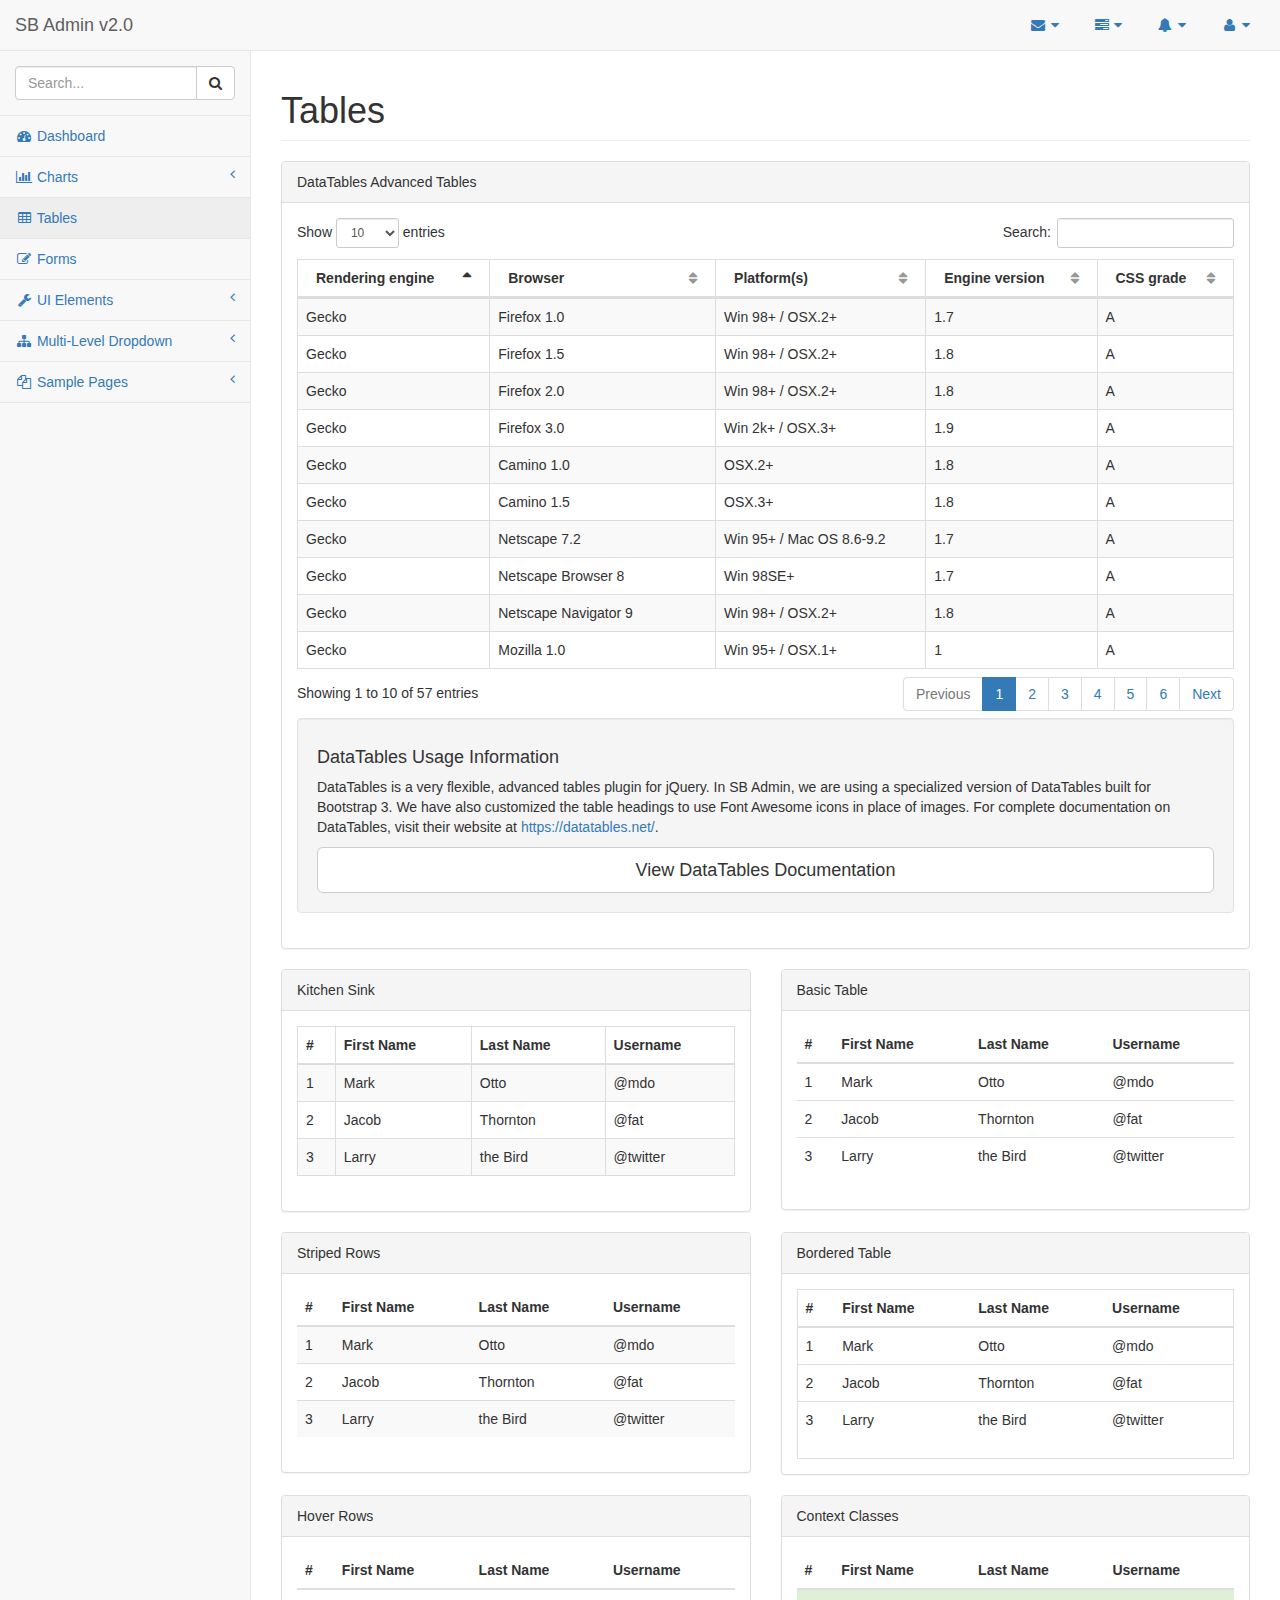
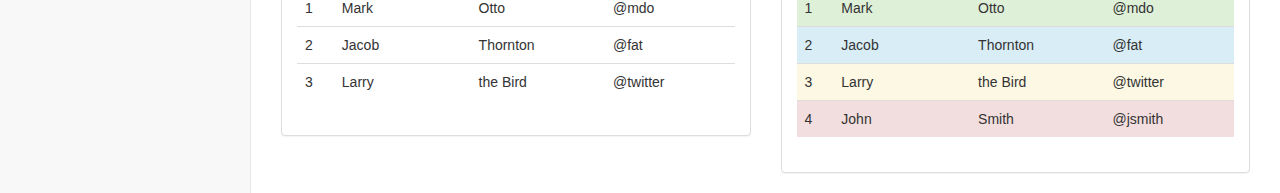
<file: dash/pages/tables.html>
<!DOCTYPE html>
<html lang="en">

<head>

    <meta charset="utf-8">
    <meta http-equiv="X-UA-Compatible" content="IE=edge">
    <meta name="viewport" content="width=device-width, initial-scale=1">
    <meta name="description" content="">
    <meta name="author" content="">

    <title>SB Admin 2 - Bootstrap Admin Theme</title>

    <!-- Bootstrap Core CSS -->
    <link href="../vendor/bootstrap/css/bootstrap.min.css" rel="stylesheet">

    <!-- MetisMenu CSS -->
    <link href="../vendor/metisMenu/metisMenu.min.css" rel="stylesheet">

    <!-- DataTables CSS -->
    <link href="../vendor/datatables-plugins/dataTables.bootstrap.css" rel="stylesheet">

    <!-- DataTables Responsive CSS -->
    <link href="../vendor/datatables-responsive/dataTables.responsive.css" rel="stylesheet">

    <!-- Custom CSS -->
    <link href="../dist/css/sb-admin-2.css" rel="stylesheet">

    <!-- Custom Fonts -->
    <link href="../vendor/font-awesome/css/font-awesome.min.css" rel="stylesheet" type="text/css">

    <!-- HTML5 Shim and Respond.js IE8 support of HTML5 elements and media queries -->
    <!-- WARNING: Respond.js doesn't work if you view the page via file:// -->
    <!--[if lt IE 9]>
        <script src="https://oss.maxcdn.com/libs/html5shiv/3.7.0/html5shiv.js"></script>
        <script src="https://oss.maxcdn.com/libs/respond.js/1.4.2/respond.min.js"></script>
    <![endif]-->

</head>

<body>

    <div id="wrapper">

        <!-- Navigation -->
        <nav class="navbar navbar-default navbar-static-top" role="navigation" style="margin-bottom: 0">
            <div class="navbar-header">
                <button type="button" class="navbar-toggle" data-toggle="collapse" data-target=".navbar-collapse">
                    <span class="sr-only">Toggle navigation</span>
                    <span class="icon-bar"></span>
                    <span class="icon-bar"></span>
                    <span class="icon-bar"></span>
                </button>
                <a class="navbar-brand" href="index.html">SB Admin v2.0</a>
            </div>
            <!-- /.navbar-header -->

            <ul class="nav navbar-top-links navbar-right">
                <li class="dropdown">
                    <a class="dropdown-toggle" data-toggle="dropdown" href="#">
                        <i class="fa fa-envelope fa-fw"></i> <i class="fa fa-caret-down"></i>
                    </a>
                    <ul class="dropdown-menu dropdown-messages">
                        <li>
                            <a href="#">
                                <div>
                                    <strong>John Smith</strong>
                                    <span class="pull-right text-muted">
                                        <em>Yesterday</em>
                                    </span>
                                </div>
                                <div>Lorem ipsum dolor sit amet, consectetur adipiscing elit. Pellentesque eleifend...</div>
                            </a>
                        </li>
                        <li class="divider"></li>
                        <li>
                            <a href="#">
                                <div>
                                    <strong>John Smith</strong>
                                    <span class="pull-right text-muted">
                                        <em>Yesterday</em>
                                    </span>
                                </div>
                                <div>Lorem ipsum dolor sit amet, consectetur adipiscing elit. Pellentesque eleifend...</div>
                            </a>
                        </li>
                        <li class="divider"></li>
                        <li>
                            <a href="#">
                                <div>
                                    <strong>John Smith</strong>
                                    <span class="pull-right text-muted">
                                        <em>Yesterday</em>
                                    </span>
                                </div>
                                <div>Lorem ipsum dolor sit amet, consectetur adipiscing elit. Pellentesque eleifend...</div>
                            </a>
                        </li>
                        <li class="divider"></li>
                        <li>
                            <a class="text-center" href="#">
                                <strong>Read All Messages</strong>
                                <i class="fa fa-angle-right"></i>
                            </a>
                        </li>
                    </ul>
                    <!-- /.dropdown-messages -->
                </li>
                <!-- /.dropdown -->
                <li class="dropdown">
                    <a class="dropdown-toggle" data-toggle="dropdown" href="#">
                        <i class="fa fa-tasks fa-fw"></i> <i class="fa fa-caret-down"></i>
                    </a>
                    <ul class="dropdown-menu dropdown-tasks">
                        <li>
                            <a href="#">
                                <div>
                                    <p>
                                        <strong>Task 1</strong>
                                        <span class="pull-right text-muted">40% Complete</span>
                                    </p>
                                    <div class="progress progress-striped active">
                                        <div class="progress-bar progress-bar-success" role="progressbar" aria-valuenow="40" aria-valuemin="0" aria-valuemax="100" style="width: 40%">
                                            <span class="sr-only">40% Complete (success)</span>
                                        </div>
                                    </div>
                                </div>
                            </a>
                        </li>
                        <li class="divider"></li>
                        <li>
                            <a href="#">
                                <div>
                                    <p>
                                        <strong>Task 2</strong>
                                        <span class="pull-right text-muted">20% Complete</span>
                                    </p>
                                    <div class="progress progress-striped active">
                                        <div class="progress-bar progress-bar-info" role="progressbar" aria-valuenow="20" aria-valuemin="0" aria-valuemax="100" style="width: 20%">
                                            <span class="sr-only">20% Complete</span>
                                        </div>
                                    </div>
                                </div>
                            </a>
                        </li>
                        <li class="divider"></li>
                        <li>
                            <a href="#">
                                <div>
                                    <p>
                                        <strong>Task 3</strong>
                                        <span class="pull-right text-muted">60% Complete</span>
                                    </p>
                                    <div class="progress progress-striped active">
                                        <div class="progress-bar progress-bar-warning" role="progressbar" aria-valuenow="60" aria-valuemin="0" aria-valuemax="100" style="width: 60%">
                                            <span class="sr-only">60% Complete (warning)</span>
                                        </div>
                                    </div>
                                </div>
                            </a>
                        </li>
                        <li class="divider"></li>
                        <li>
                            <a href="#">
                                <div>
                                    <p>
                                        <strong>Task 4</strong>
                                        <span class="pull-right text-muted">80% Complete</span>
                                    </p>
                                    <div class="progress progress-striped active">
                                        <div class="progress-bar progress-bar-danger" role="progressbar" aria-valuenow="80" aria-valuemin="0" aria-valuemax="100" style="width: 80%">
                                            <span class="sr-only">80% Complete (danger)</span>
                                        </div>
                                    </div>
                                </div>
                            </a>
                        </li>
                        <li class="divider"></li>
                        <li>
                            <a class="text-center" href="#">
                                <strong>See All Tasks</strong>
                                <i class="fa fa-angle-right"></i>
                            </a>
                        </li>
                    </ul>
                    <!-- /.dropdown-tasks -->
                </li>
                <!-- /.dropdown -->
                <li class="dropdown">
                    <a class="dropdown-toggle" data-toggle="dropdown" href="#">
                        <i class="fa fa-bell fa-fw"></i> <i class="fa fa-caret-down"></i>
                    </a>
                    <ul class="dropdown-menu dropdown-alerts">
                        <li>
                            <a href="#">
                                <div>
                                    <i class="fa fa-comment fa-fw"></i> New Comment
                                    <span class="pull-right text-muted small">4 minutes ago</span>
                                </div>
                            </a>
                        </li>
                        <li class="divider"></li>
                        <li>
                            <a href="#">
                                <div>
                                    <i class="fa fa-twitter fa-fw"></i> 3 New Followers
                                    <span class="pull-right text-muted small">12 minutes ago</span>
                                </div>
                            </a>
                        </li>
                        <li class="divider"></li>
                        <li>
                            <a href="#">
                                <div>
                                    <i class="fa fa-envelope fa-fw"></i> Message Sent
                                    <span class="pull-right text-muted small">4 minutes ago</span>
                                </div>
                            </a>
                        </li>
                        <li class="divider"></li>
                        <li>
                            <a href="#">
                                <div>
                                    <i class="fa fa-tasks fa-fw"></i> New Task
                                    <span class="pull-right text-muted small">4 minutes ago</span>
                                </div>
                            </a>
                        </li>
                        <li class="divider"></li>
                        <li>
                            <a href="#">
                                <div>
                                    <i class="fa fa-upload fa-fw"></i> Server Rebooted
                                    <span class="pull-right text-muted small">4 minutes ago</span>
                                </div>
                            </a>
                        </li>
                        <li class="divider"></li>
                        <li>
                            <a class="text-center" href="#">
                                <strong>See All Alerts</strong>
                                <i class="fa fa-angle-right"></i>
                            </a>
                        </li>
                    </ul>
                    <!-- /.dropdown-alerts -->
                </li>
                <!-- /.dropdown -->
                <li class="dropdown">
                    <a class="dropdown-toggle" data-toggle="dropdown" href="#">
                        <i class="fa fa-user fa-fw"></i> <i class="fa fa-caret-down"></i>
                    </a>
                    <ul class="dropdown-menu dropdown-user">
                        <li><a href="#"><i class="fa fa-user fa-fw"></i> User Profile</a>
                        </li>
                        <li><a href="#"><i class="fa fa-gear fa-fw"></i> Settings</a>
                        </li>
                        <li class="divider"></li>
                        <li><a href="login.html"><i class="fa fa-sign-out fa-fw"></i> Logout</a>
                        </li>
                    </ul>
                    <!-- /.dropdown-user -->
                </li>
                <!-- /.dropdown -->
            </ul>
            <!-- /.navbar-top-links -->

            <div class="navbar-default sidebar" role="navigation">
                <div class="sidebar-nav navbar-collapse">
                    <ul class="nav" id="side-menu">
                        <li class="sidebar-search">
                            <div class="input-group custom-search-form">
                                <input type="text" class="form-control" placeholder="Search...">
                                <span class="input-group-btn">
                                <button class="btn btn-default" type="button">
                                    <i class="fa fa-search"></i>
                                </button>
                            </span>
                            </div>
                            <!-- /input-group -->
                        </li>
                        <li>
                            <a href="index.html"><i class="fa fa-dashboard fa-fw"></i> Dashboard</a>
                        </li>
                        <li>
                            <a href="#"><i class="fa fa-bar-chart-o fa-fw"></i> Charts<span class="fa arrow"></span></a>
                            <ul class="nav nav-second-level">
                                <li>
                                    <a href="flot.html">Flot Charts</a>
                                </li>
                                <li>
                                    <a href="morris.html">Morris.js Charts</a>
                                </li>
                            </ul>
                            <!-- /.nav-second-level -->
                        </li>
                        <li>
                            <a href="tables.html"><i class="fa fa-table fa-fw"></i> Tables</a>
                        </li>
                        <li>
                            <a href="forms.html"><i class="fa fa-edit fa-fw"></i> Forms</a>
                        </li>
                        <li>
                            <a href="#"><i class="fa fa-wrench fa-fw"></i> UI Elements<span class="fa arrow"></span></a>
                            <ul class="nav nav-second-level">
                                <li>
                                    <a href="panels-wells.html">Panels and Wells</a>
                                </li>
                                <li>
                                    <a href="buttons.html">Buttons</a>
                                </li>
                                <li>
                                    <a href="notifications.html">Notifications</a>
                                </li>
                                <li>
                                    <a href="typography.html">Typography</a>
                                </li>
                                <li>
                                    <a href="icons.html"> Icons</a>
                                </li>
                                <li>
                                    <a href="grid.html">Grid</a>
                                </li>
                            </ul>
                            <!-- /.nav-second-level -->
                        </li>
                        <li>
                            <a href="#"><i class="fa fa-sitemap fa-fw"></i> Multi-Level Dropdown<span class="fa arrow"></span></a>
                            <ul class="nav nav-second-level">
                                <li>
                                    <a href="#">Second Level Item</a>
                                </li>
                                <li>
                                    <a href="#">Second Level Item</a>
                                </li>
                                <li>
                                    <a href="#">Third Level <span class="fa arrow"></span></a>
                                    <ul class="nav nav-third-level">
                                        <li>
                                            <a href="#">Third Level Item</a>
                                        </li>
                                        <li>
                                            <a href="#">Third Level Item</a>
                                        </li>
                                        <li>
                                            <a href="#">Third Level Item</a>
                                        </li>
                                        <li>
                                            <a href="#">Third Level Item</a>
                                        </li>
                                    </ul>
                                    <!-- /.nav-third-level -->
                                </li>
                            </ul>
                            <!-- /.nav-second-level -->
                        </li>
                        <li>
                            <a href="#"><i class="fa fa-files-o fa-fw"></i> Sample Pages<span class="fa arrow"></span></a>
                            <ul class="nav nav-second-level">
                                <li>
                                    <a href="blank.html">Blank Page</a>
                                </li>
                                <li>
                                    <a href="login.html">Login Page</a>
                                </li>
                            </ul>
                            <!-- /.nav-second-level -->
                        </li>
                    </ul>
                </div>
                <!-- /.sidebar-collapse -->
            </div>
            <!-- /.navbar-static-side -->
        </nav>

        <div id="page-wrapper">
            <div class="row">
                <div class="col-lg-12">
                    <h1 class="page-header">Tables</h1>
                </div>
                <!-- /.col-lg-12 -->
            </div>
            <!-- /.row -->
            <div class="row">
                <div class="col-lg-12">
                    <div class="panel panel-default">
                        <div class="panel-heading">
                            DataTables Advanced Tables
                        </div>
                        <!-- /.panel-heading -->
                        <div class="panel-body">
                            <table width="100%" class="table table-striped table-bordered table-hover" id="dataTables-example">
                                <thead>
                                    <tr>
                                        <th>Rendering engine</th>
                                        <th>Browser</th>
                                        <th>Platform(s)</th>
                                        <th>Engine version</th>
                                        <th>CSS grade</th>
                                    </tr>
                                </thead>
                                <tbody>
                                    <tr class="odd gradeX">
                                        <td>Trident</td>
                                        <td>Internet Explorer 4.0</td>
                                        <td>Win 95+</td>
                                        <td class="center">4</td>
                                        <td class="center">X</td>
                                    </tr>
                                    <tr class="even gradeC">
                                        <td>Trident</td>
                                        <td>Internet Explorer 5.0</td>
                                        <td>Win 95+</td>
                                        <td class="center">5</td>
                                        <td class="center">C</td>
                                    </tr>
                                    <tr class="odd gradeA">
                                        <td>Trident</td>
                                        <td>Internet Explorer 5.5</td>
                                        <td>Win 95+</td>
                                        <td class="center">5.5</td>
                                        <td class="center">A</td>
                                    </tr>
                                    <tr class="even gradeA">
                                        <td>Trident</td>
                                        <td>Internet Explorer 6</td>
                                        <td>Win 98+</td>
                                        <td class="center">6</td>
                                        <td class="center">A</td>
                                    </tr>
                                    <tr class="odd gradeA">
                                        <td>Trident</td>
                                        <td>Internet Explorer 7</td>
                                        <td>Win XP SP2+</td>
                                        <td class="center">7</td>
                                        <td class="center">A</td>
                                    </tr>
                                    <tr class="even gradeA">
                                        <td>Trident</td>
                                        <td>AOL browser (AOL desktop)</td>
                                        <td>Win XP</td>
                                        <td class="center">6</td>
                                        <td class="center">A</td>
                                    </tr>
                                    <tr class="gradeA">
                                        <td>Gecko</td>
                                        <td>Firefox 1.0</td>
                                        <td>Win 98+ / OSX.2+</td>
                                        <td class="center">1.7</td>
                                        <td class="center">A</td>
                                    </tr>
                                    <tr class="gradeA">
                                        <td>Gecko</td>
                                        <td>Firefox 1.5</td>
                                        <td>Win 98+ / OSX.2+</td>
                                        <td class="center">1.8</td>
                                        <td class="center">A</td>
                                    </tr>
                                    <tr class="gradeA">
                                        <td>Gecko</td>
                                        <td>Firefox 2.0</td>
                                        <td>Win 98+ / OSX.2+</td>
                                        <td class="center">1.8</td>
                                        <td class="center">A</td>
                                    </tr>
                                    <tr class="gradeA">
                                        <td>Gecko</td>
                                        <td>Firefox 3.0</td>
                                        <td>Win 2k+ / OSX.3+</td>
                                        <td class="center">1.9</td>
                                        <td class="center">A</td>
                                    </tr>
                                    <tr class="gradeA">
                                        <td>Gecko</td>
                                        <td>Camino 1.0</td>
                                        <td>OSX.2+</td>
                                        <td class="center">1.8</td>
                                        <td class="center">A</td>
                                    </tr>
                                    <tr class="gradeA">
                                        <td>Gecko</td>
                                        <td>Camino 1.5</td>
                                        <td>OSX.3+</td>
                                        <td class="center">1.8</td>
                                        <td class="center">A</td>
                                    </tr>
                                    <tr class="gradeA">
                                        <td>Gecko</td>
                                        <td>Netscape 7.2</td>
                                        <td>Win 95+ / Mac OS 8.6-9.2</td>
                                        <td class="center">1.7</td>
                                        <td class="center">A</td>
                                    </tr>
                                    <tr class="gradeA">
                                        <td>Gecko</td>
                                        <td>Netscape Browser 8</td>
                                        <td>Win 98SE+</td>
                                        <td class="center">1.7</td>
                                        <td class="center">A</td>
                                    </tr>
                                    <tr class="gradeA">
                                        <td>Gecko</td>
                                        <td>Netscape Navigator 9</td>
                                        <td>Win 98+ / OSX.2+</td>
                                        <td class="center">1.8</td>
                                        <td class="center">A</td>
                                    </tr>
                                    <tr class="gradeA">
                                        <td>Gecko</td>
                                        <td>Mozilla 1.0</td>
                                        <td>Win 95+ / OSX.1+</td>
                                        <td class="center">1</td>
                                        <td class="center">A</td>
                                    </tr>
                                    <tr class="gradeA">
                                        <td>Gecko</td>
                                        <td>Mozilla 1.1</td>
                                        <td>Win 95+ / OSX.1+</td>
                                        <td class="center">1.1</td>
                                        <td class="center">A</td>
                                    </tr>
                                    <tr class="gradeA">
                                        <td>Gecko</td>
                                        <td>Mozilla 1.2</td>
                                        <td>Win 95+ / OSX.1+</td>
                                        <td class="center">1.2</td>
                                        <td class="center">A</td>
                                    </tr>
                                    <tr class="gradeA">
                                        <td>Gecko</td>
                                        <td>Mozilla 1.3</td>
                                        <td>Win 95+ / OSX.1+</td>
                                        <td class="center">1.3</td>
                                        <td class="center">A</td>
                                    </tr>
                                    <tr class="gradeA">
                                        <td>Gecko</td>
                                        <td>Mozilla 1.4</td>
                                        <td>Win 95+ / OSX.1+</td>
                                        <td class="center">1.4</td>
                                        <td class="center">A</td>
                                    </tr>
                                    <tr class="gradeA">
                                        <td>Gecko</td>
                                        <td>Mozilla 1.5</td>
                                        <td>Win 95+ / OSX.1+</td>
                                        <td class="center">1.5</td>
                                        <td class="center">A</td>
                                    </tr>
                                    <tr class="gradeA">
                                        <td>Gecko</td>
                                        <td>Mozilla 1.6</td>
                                        <td>Win 95+ / OSX.1+</td>
                                        <td class="center">1.6</td>
                                        <td class="center">A</td>
                                    </tr>
                                    <tr class="gradeA">
                                        <td>Gecko</td>
                                        <td>Mozilla 1.7</td>
                                        <td>Win 98+ / OSX.1+</td>
                                        <td class="center">1.7</td>
                                        <td class="center">A</td>
                                    </tr>
                                    <tr class="gradeA">
                                        <td>Gecko</td>
                                        <td>Mozilla 1.8</td>
                                        <td>Win 98+ / OSX.1+</td>
                                        <td class="center">1.8</td>
                                        <td class="center">A</td>
                                    </tr>
                                    <tr class="gradeA">
                                        <td>Gecko</td>
                                        <td>Seamonkey 1.1</td>
                                        <td>Win 98+ / OSX.2+</td>
                                        <td class="center">1.8</td>
                                        <td class="center">A</td>
                                    </tr>
                                    <tr class="gradeA">
                                        <td>Gecko</td>
                                        <td>Epiphany 2.20</td>
                                        <td>Gnome</td>
                                        <td class="center">1.8</td>
                                        <td class="center">A</td>
                                    </tr>
                                    <tr class="gradeA">
                                        <td>Webkit</td>
                                        <td>Safari 1.2</td>
                                        <td>OSX.3</td>
                                        <td class="center">125.5</td>
                                        <td class="center">A</td>
                                    </tr>
                                    <tr class="gradeA">
                                        <td>Webkit</td>
                                        <td>Safari 1.3</td>
                                        <td>OSX.3</td>
                                        <td class="center">312.8</td>
                                        <td class="center">A</td>
                                    </tr>
                                    <tr class="gradeA">
                                        <td>Webkit</td>
                                        <td>Safari 2.0</td>
                                        <td>OSX.4+</td>
                                        <td class="center">419.3</td>
                                        <td class="center">A</td>
                                    </tr>
                                    <tr class="gradeA">
                                        <td>Webkit</td>
                                        <td>Safari 3.0</td>
                                        <td>OSX.4+</td>
                                        <td class="center">522.1</td>
                                        <td class="center">A</td>
                                    </tr>
                                    <tr class="gradeA">
                                        <td>Webkit</td>
                                        <td>OmniWeb 5.5</td>
                                        <td>OSX.4+</td>
                                        <td class="center">420</td>
                                        <td class="center">A</td>
                                    </tr>
                                    <tr class="gradeA">
                                        <td>Webkit</td>
                                        <td>iPod Touch / iPhone</td>
                                        <td>iPod</td>
                                        <td class="center">420.1</td>
                                        <td class="center">A</td>
                                    </tr>
                                    <tr class="gradeA">
                                        <td>Webkit</td>
                                        <td>S60</td>
                                        <td>S60</td>
                                        <td class="center">413</td>
                                        <td class="center">A</td>
                                    </tr>
                                    <tr class="gradeA">
                                        <td>Presto</td>
                                        <td>Opera 7.0</td>
                                        <td>Win 95+ / OSX.1+</td>
                                        <td class="center">-</td>
                                        <td class="center">A</td>
                                    </tr>
                                    <tr class="gradeA">
                                        <td>Presto</td>
                                        <td>Opera 7.5</td>
                                        <td>Win 95+ / OSX.2+</td>
                                        <td class="center">-</td>
                                        <td class="center">A</td>
                                    </tr>
                                    <tr class="gradeA">
                                        <td>Presto</td>
                                        <td>Opera 8.0</td>
                                        <td>Win 95+ / OSX.2+</td>
                                        <td class="center">-</td>
                                        <td class="center">A</td>
                                    </tr>
                                    <tr class="gradeA">
                                        <td>Presto</td>
                                        <td>Opera 8.5</td>
                                        <td>Win 95+ / OSX.2+</td>
                                        <td class="center">-</td>
                                        <td class="center">A</td>
                                    </tr>
                                    <tr class="gradeA">
                                        <td>Presto</td>
                                        <td>Opera 9.0</td>
                                        <td>Win 95+ / OSX.3+</td>
                                        <td class="center">-</td>
                                        <td class="center">A</td>
                                    </tr>
                                    <tr class="gradeA">
                                        <td>Presto</td>
                                        <td>Opera 9.2</td>
                                        <td>Win 88+ / OSX.3+</td>
                                        <td class="center">-</td>
                                        <td class="center">A</td>
                                    </tr>
                                    <tr class="gradeA">
                                        <td>Presto</td>
                                        <td>Opera 9.5</td>
                                        <td>Win 88+ / OSX.3+</td>
                                        <td class="center">-</td>
                                        <td class="center">A</td>
                                    </tr>
                                    <tr class="gradeA">
                                        <td>Presto</td>
                                        <td>Opera for Wii</td>
                                        <td>Wii</td>
                                        <td class="center">-</td>
                                        <td class="center">A</td>
                                    </tr>
                                    <tr class="gradeA">
                                        <td>Presto</td>
                                        <td>Nokia N800</td>
                                        <td>N800</td>
                                        <td class="center">-</td>
                                        <td class="center">A</td>
                                    </tr>
                                    <tr class="gradeA">
                                        <td>Presto</td>
                                        <td>Nintendo DS browser</td>
                                        <td>Nintendo DS</td>
                                        <td class="center">8.5</td>
                                        <td class="center">C/A<sup>1</sup>
                                        </td>
                                    </tr>
                                    <tr class="gradeC">
                                        <td>KHTML</td>
                                        <td>Konqureror 3.1</td>
                                        <td>KDE 3.1</td>
                                        <td class="center">3.1</td>
                                        <td class="center">C</td>
                                    </tr>
                                    <tr class="gradeA">
                                        <td>KHTML</td>
                                        <td>Konqureror 3.3</td>
                                        <td>KDE 3.3</td>
                                        <td class="center">3.3</td>
                                        <td class="center">A</td>
                                    </tr>
                                    <tr class="gradeA">
                                        <td>KHTML</td>
                                        <td>Konqureror 3.5</td>
                                        <td>KDE 3.5</td>
                                        <td class="center">3.5</td>
                                        <td class="center">A</td>
                                    </tr>
                                    <tr class="gradeX">
                                        <td>Tasman</td>
                                        <td>Internet Explorer 4.5</td>
                                        <td>Mac OS 8-9</td>
                                        <td class="center">-</td>
                                        <td class="center">X</td>
                                    </tr>
                                    <tr class="gradeC">
                                        <td>Tasman</td>
                                        <td>Internet Explorer 5.1</td>
                                        <td>Mac OS 7.6-9</td>
                                        <td class="center">1</td>
                                        <td class="center">C</td>
                                    </tr>
                                    <tr class="gradeC">
                                        <td>Tasman</td>
                                        <td>Internet Explorer 5.2</td>
                                        <td>Mac OS 8-X</td>
                                        <td class="center">1</td>
                                        <td class="center">C</td>
                                    </tr>
                                    <tr class="gradeA">
                                        <td>Misc</td>
                                        <td>NetFront 3.1</td>
                                        <td>Embedded devices</td>
                                        <td class="center">-</td>
                                        <td class="center">C</td>
                                    </tr>
                                    <tr class="gradeA">
                                        <td>Misc</td>
                                        <td>NetFront 3.4</td>
                                        <td>Embedded devices</td>
                                        <td class="center">-</td>
                                        <td class="center">A</td>
                                    </tr>
                                    <tr class="gradeX">
                                        <td>Misc</td>
                                        <td>Dillo 0.8</td>
                                        <td>Embedded devices</td>
                                        <td class="center">-</td>
                                        <td class="center">X</td>
                                    </tr>
                                    <tr class="gradeX">
                                        <td>Misc</td>
                                        <td>Links</td>
                                        <td>Text only</td>
                                        <td class="center">-</td>
                                        <td class="center">X</td>
                                    </tr>
                                    <tr class="gradeX">
                                        <td>Misc</td>
                                        <td>Lynx</td>
                                        <td>Text only</td>
                                        <td class="center">-</td>
                                        <td class="center">X</td>
                                    </tr>
                                    <tr class="gradeC">
                                        <td>Misc</td>
                                        <td>IE Mobile</td>
                                        <td>Windows Mobile 6</td>
                                        <td class="center">-</td>
                                        <td class="center">C</td>
                                    </tr>
                                    <tr class="gradeC">
                                        <td>Misc</td>
                                        <td>PSP browser</td>
                                        <td>PSP</td>
                                        <td class="center">-</td>
                                        <td class="center">C</td>
                                    </tr>
                                    <tr class="gradeU">
                                        <td>Other browsers</td>
                                        <td>All others</td>
                                        <td>-</td>
                                        <td class="center">-</td>
                                        <td class="center">U</td>
                                    </tr>
                                </tbody>
                            </table>
                            <!-- /.table-responsive -->
                            <div class="well">
                                <h4>DataTables Usage Information</h4>
                                <p>DataTables is a very flexible, advanced tables plugin for jQuery. In SB Admin, we are using a specialized version of DataTables built for Bootstrap 3. We have also customized the table headings to use Font Awesome icons in place of images. For complete documentation on DataTables, visit their website at <a target="_blank" href="https://datatables.net/">https://datatables.net/</a>.</p>
                                <a class="btn btn-default btn-lg btn-block" target="_blank" href="https://datatables.net/">View DataTables Documentation</a>
                            </div>
                        </div>
                        <!-- /.panel-body -->
                    </div>
                    <!-- /.panel -->
                </div>
                <!-- /.col-lg-12 -->
            </div>
            <!-- /.row -->
            <div class="row">
                <div class="col-lg-6">
                    <div class="panel panel-default">
                        <div class="panel-heading">
                            Kitchen Sink
                        </div>
                        <!-- /.panel-heading -->
                        <div class="panel-body">
                            <div class="table-responsive">
                                <table class="table table-striped table-bordered table-hover">
                                    <thead>
                                        <tr>
                                            <th>#</th>
                                            <th>First Name</th>
                                            <th>Last Name</th>
                                            <th>Username</th>
                                        </tr>
                                    </thead>
                                    <tbody>
                                        <tr>
                                            <td>1</td>
                                            <td>Mark</td>
                                            <td>Otto</td>
                                            <td>@mdo</td>
                                        </tr>
                                        <tr>
                                            <td>2</td>
                                            <td>Jacob</td>
                                            <td>Thornton</td>
                                            <td>@fat</td>
                                        </tr>
                                        <tr>
                                            <td>3</td>
                                            <td>Larry</td>
                                            <td>the Bird</td>
                                            <td>@twitter</td>
                                        </tr>
                                    </tbody>
                                </table>
                            </div>
                            <!-- /.table-responsive -->
                        </div>
                        <!-- /.panel-body -->
                    </div>
                    <!-- /.panel -->
                </div>
                <!-- /.col-lg-6 -->
                <div class="col-lg-6">
                    <div class="panel panel-default">
                        <div class="panel-heading">
                            Basic Table
                        </div>
                        <!-- /.panel-heading -->
                        <div class="panel-body">
                            <div class="table-responsive">
                                <table class="table">
                                    <thead>
                                        <tr>
                                            <th>#</th>
                                            <th>First Name</th>
                                            <th>Last Name</th>
                                            <th>Username</th>
                                        </tr>
                                    </thead>
                                    <tbody>
                                        <tr>
                                            <td>1</td>
                                            <td>Mark</td>
                                            <td>Otto</td>
                                            <td>@mdo</td>
                                        </tr>
                                        <tr>
                                            <td>2</td>
                                            <td>Jacob</td>
                                            <td>Thornton</td>
                                            <td>@fat</td>
                                        </tr>
                                        <tr>
                                            <td>3</td>
                                            <td>Larry</td>
                                            <td>the Bird</td>
                                            <td>@twitter</td>
                                        </tr>
                                    </tbody>
                                </table>
                            </div>
                            <!-- /.table-responsive -->
                        </div>
                        <!-- /.panel-body -->
                    </div>
                    <!-- /.panel -->
                </div>
                <!-- /.col-lg-6 -->
            </div>
            <!-- /.row -->
            <div class="row">
                <div class="col-lg-6">
                    <div class="panel panel-default">
                        <div class="panel-heading">
                            Striped Rows
                        </div>
                        <!-- /.panel-heading -->
                        <div class="panel-body">
                            <div class="table-responsive">
                                <table class="table table-striped">
                                    <thead>
                                        <tr>
                                            <th>#</th>
                                            <th>First Name</th>
                                            <th>Last Name</th>
                                            <th>Username</th>
                                        </tr>
                                    </thead>
                                    <tbody>
                                        <tr>
                                            <td>1</td>
                                            <td>Mark</td>
                                            <td>Otto</td>
                                            <td>@mdo</td>
                                        </tr>
                                        <tr>
                                            <td>2</td>
                                            <td>Jacob</td>
                                            <td>Thornton</td>
                                            <td>@fat</td>
                                        </tr>
                                        <tr>
                                            <td>3</td>
                                            <td>Larry</td>
                                            <td>the Bird</td>
                                            <td>@twitter</td>
                                        </tr>
                                    </tbody>
                                </table>
                            </div>
                            <!-- /.table-responsive -->
                        </div>
                        <!-- /.panel-body -->
                    </div>
                    <!-- /.panel -->
                </div>
                <!-- /.col-lg-6 -->
                <div class="col-lg-6">
                    <div class="panel panel-default">
                        <div class="panel-heading">
                            Bordered Table
                        </div>
                        <!-- /.panel-heading -->
                        <div class="panel-body">
                            <div class="table-responsive table-bordered">
                                <table class="table">
                                    <thead>
                                        <tr>
                                            <th>#</th>
                                            <th>First Name</th>
                                            <th>Last Name</th>
                                            <th>Username</th>
                                        </tr>
                                    </thead>
                                    <tbody>
                                        <tr>
                                            <td>1</td>
                                            <td>Mark</td>
                                            <td>Otto</td>
                                            <td>@mdo</td>
                                        </tr>
                                        <tr>
                                            <td>2</td>
                                            <td>Jacob</td>
                                            <td>Thornton</td>
                                            <td>@fat</td>
                                        </tr>
                                        <tr>
                                            <td>3</td>
                                            <td>Larry</td>
                                            <td>the Bird</td>
                                            <td>@twitter</td>
                                        </tr>
                                    </tbody>
                                </table>
                            </div>
                            <!-- /.table-responsive -->
                        </div>
                        <!-- /.panel-body -->
                    </div>
                    <!-- /.panel -->
                </div>
                <!-- /.col-lg-6 -->
            </div>
            <!-- /.row -->
            <div class="row">
                <div class="col-lg-6">
                    <div class="panel panel-default">
                        <div class="panel-heading">
                            Hover Rows
                        </div>
                        <!-- /.panel-heading -->
                        <div class="panel-body">
                            <div class="table-responsive">
                                <table class="table table-hover">
                                    <thead>
                                        <tr>
                                            <th>#</th>
                                            <th>First Name</th>
                                            <th>Last Name</th>
                                            <th>Username</th>
                                        </tr>
                                    </thead>
                                    <tbody>
                                        <tr>
                                            <td>1</td>
                                            <td>Mark</td>
                                            <td>Otto</td>
                                            <td>@mdo</td>
                                        </tr>
                                        <tr>
                                            <td>2</td>
                                            <td>Jacob</td>
                                            <td>Thornton</td>
                                            <td>@fat</td>
                                        </tr>
                                        <tr>
                                            <td>3</td>
                                            <td>Larry</td>
                                            <td>the Bird</td>
                                            <td>@twitter</td>
                                        </tr>
                                    </tbody>
                                </table>
                            </div>
                            <!-- /.table-responsive -->
                        </div>
                        <!-- /.panel-body -->
                    </div>
                    <!-- /.panel -->
                </div>
                <!-- /.col-lg-6 -->
                <div class="col-lg-6">
                    <div class="panel panel-default">
                        <div class="panel-heading">
                            Context Classes
                        </div>
                        <!-- /.panel-heading -->
                        <div class="panel-body">
                            <div class="table-responsive">
                                <table class="table">
                                    <thead>
                                        <tr>
                                            <th>#</th>
                                            <th>First Name</th>
                                            <th>Last Name</th>
                                            <th>Username</th>
                                        </tr>
                                    </thead>
                                    <tbody>
                                        <tr class="success">
                                            <td>1</td>
                                            <td>Mark</td>
                                            <td>Otto</td>
                                            <td>@mdo</td>
                                        </tr>
                                        <tr class="info">
                                            <td>2</td>
                                            <td>Jacob</td>
                                            <td>Thornton</td>
                                            <td>@fat</td>
                                        </tr>
                                        <tr class="warning">
                                            <td>3</td>
                                            <td>Larry</td>
                                            <td>the Bird</td>
                                            <td>@twitter</td>
                                        </tr>
                                        <tr class="danger">
                                            <td>4</td>
                                            <td>John</td>
                                            <td>Smith</td>
                                            <td>@jsmith</td>
                                        </tr>
                                    </tbody>
                                </table>
                            </div>
                            <!-- /.table-responsive -->
                        </div>
                        <!-- /.panel-body -->
                    </div>
                    <!-- /.panel -->
                </div>
                <!-- /.col-lg-6 -->
            </div>
            <!-- /.row -->
        </div>
        <!-- /#page-wrapper -->

    </div>
    <!-- /#wrapper -->

    <!-- jQuery -->
    <script src="../vendor/jquery/jquery.min.js"></script>

    <!-- Bootstrap Core JavaScript -->
    <script src="../vendor/bootstrap/js/bootstrap.min.js"></script>

    <!-- Metis Menu Plugin JavaScript -->
    <script src="../vendor/metisMenu/metisMenu.min.js"></script>

    <!-- DataTables JavaScript -->
    <script src="../vendor/datatables/js/jquery.dataTables.min.js"></script>
    <script src="../vendor/datatables-plugins/dataTables.bootstrap.min.js"></script>
    <script src="../vendor/datatables-responsive/dataTables.responsive.js"></script>

    <!-- Custom Theme JavaScript -->
    <script src="../dist/js/sb-admin-2.js"></script>

    <!-- Page-Level Demo Scripts - Tables - Use for reference -->
    <script>
    $(document).ready(function() {
        $('#dataTables-example').DataTable({
            responsive: true
        });
    });
    </script>

</body>

</html>
</file>
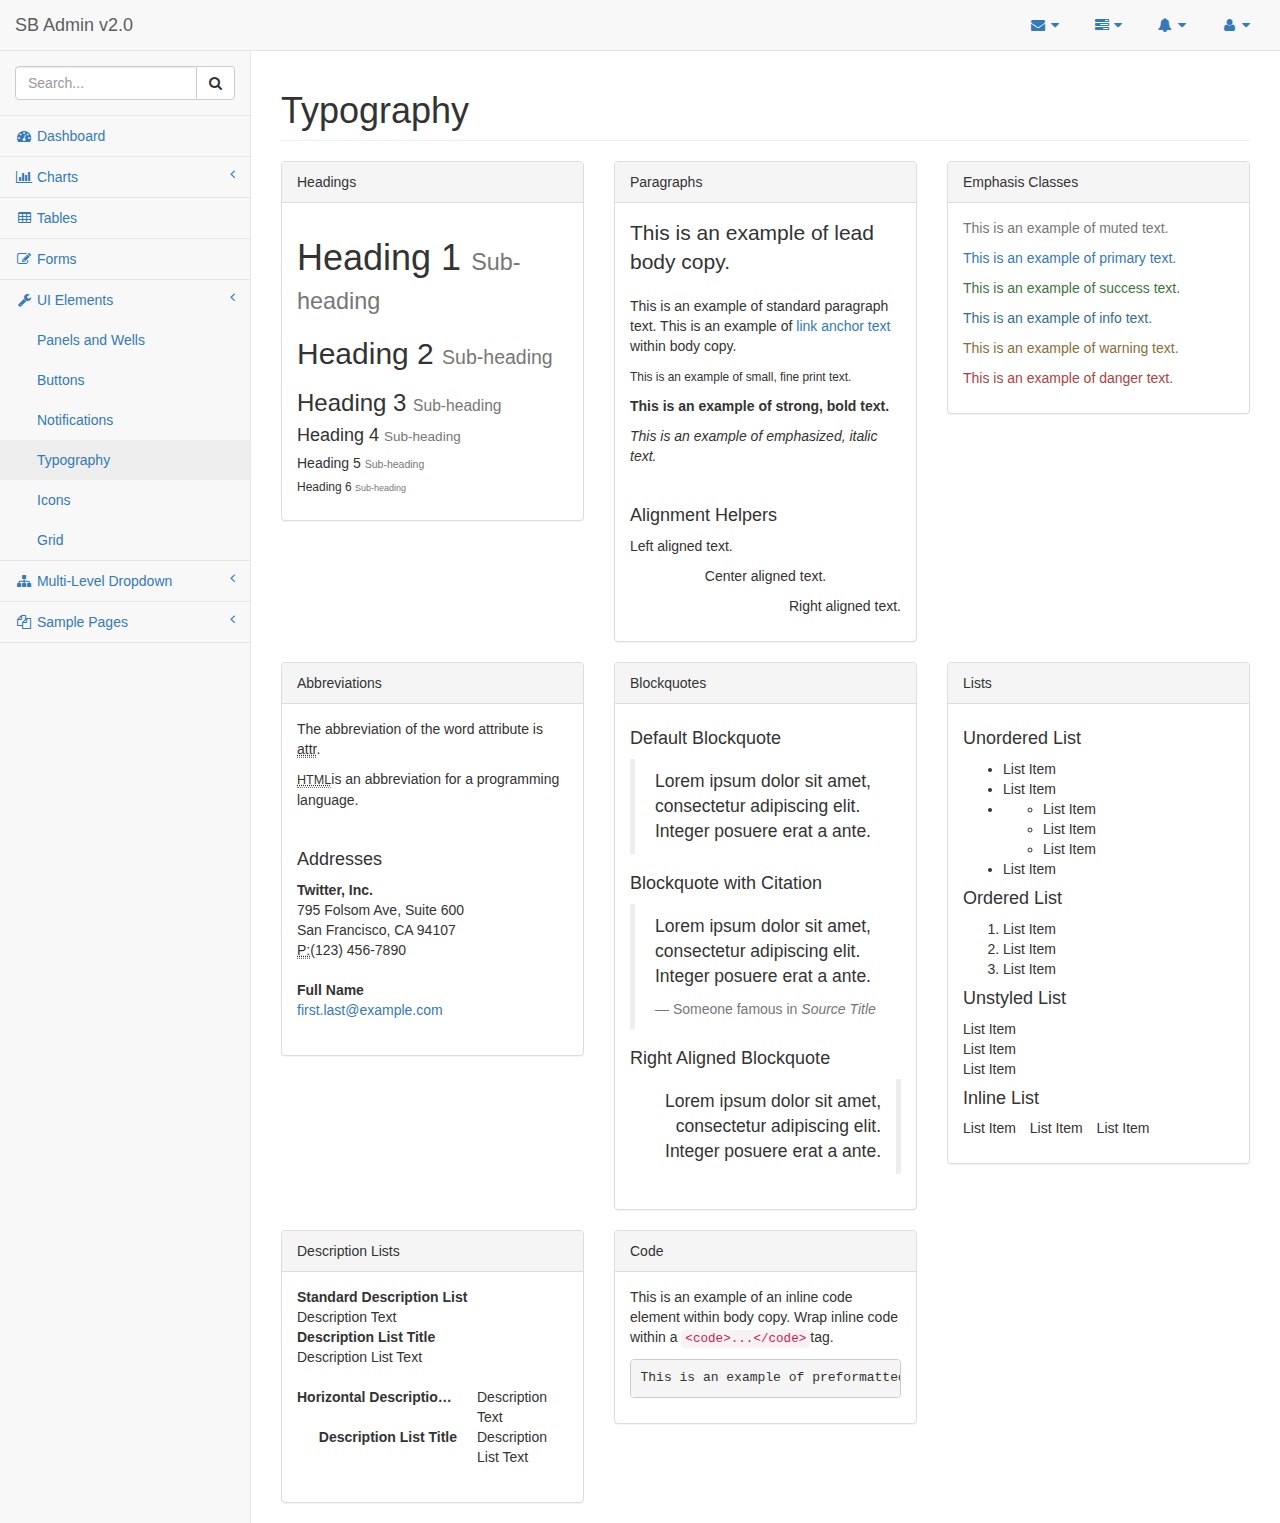
<file: dash/pages/typography.html>
<!DOCTYPE html>
<html lang="en">

<head>

    <meta charset="utf-8">
    <meta http-equiv="X-UA-Compatible" content="IE=edge">
    <meta name="viewport" content="width=device-width, initial-scale=1">
    <meta name="description" content="">
    <meta name="author" content="">

    <title>SB Admin 2 - Bootstrap Admin Theme</title>

    <!-- Bootstrap Core CSS -->
    <link href="../vendor/bootstrap/css/bootstrap.min.css" rel="stylesheet">

    <!-- MetisMenu CSS -->
    <link href="../vendor/metisMenu/metisMenu.min.css" rel="stylesheet">

    <!-- Custom CSS -->
    <link href="../dist/css/sb-admin-2.css" rel="stylesheet">

    <!-- Custom Fonts -->
    <link href="../vendor/font-awesome/css/font-awesome.min.css" rel="stylesheet" type="text/css">

    <!-- HTML5 Shim and Respond.js IE8 support of HTML5 elements and media queries -->
    <!-- WARNING: Respond.js doesn't work if you view the page via file:// -->
    <!--[if lt IE 9]>
        <script src="https://oss.maxcdn.com/libs/html5shiv/3.7.0/html5shiv.js"></script>
        <script src="https://oss.maxcdn.com/libs/respond.js/1.4.2/respond.min.js"></script>
    <![endif]-->

</head>

<body>

    <div id="wrapper">

        <!-- Navigation -->
        <nav class="navbar navbar-default navbar-static-top" role="navigation" style="margin-bottom: 0">
            <div class="navbar-header">
                <button type="button" class="navbar-toggle" data-toggle="collapse" data-target=".navbar-collapse">
                    <span class="sr-only">Toggle navigation</span>
                    <span class="icon-bar"></span>
                    <span class="icon-bar"></span>
                    <span class="icon-bar"></span>
                </button>
                <a class="navbar-brand" href="index.html">SB Admin v2.0</a>
            </div>
            <!-- /.navbar-header -->

            <ul class="nav navbar-top-links navbar-right">
                <li class="dropdown">
                    <a class="dropdown-toggle" data-toggle="dropdown" href="#">
                        <i class="fa fa-envelope fa-fw"></i> <i class="fa fa-caret-down"></i>
                    </a>
                    <ul class="dropdown-menu dropdown-messages">
                        <li>
                            <a href="#">
                                <div>
                                    <strong>John Smith</strong>
                                    <span class="pull-right text-muted">
                                        <em>Yesterday</em>
                                    </span>
                                </div>
                                <div>Lorem ipsum dolor sit amet, consectetur adipiscing elit. Pellentesque eleifend...</div>
                            </a>
                        </li>
                        <li class="divider"></li>
                        <li>
                            <a href="#">
                                <div>
                                    <strong>John Smith</strong>
                                    <span class="pull-right text-muted">
                                        <em>Yesterday</em>
                                    </span>
                                </div>
                                <div>Lorem ipsum dolor sit amet, consectetur adipiscing elit. Pellentesque eleifend...</div>
                            </a>
                        </li>
                        <li class="divider"></li>
                        <li>
                            <a href="#">
                                <div>
                                    <strong>John Smith</strong>
                                    <span class="pull-right text-muted">
                                        <em>Yesterday</em>
                                    </span>
                                </div>
                                <div>Lorem ipsum dolor sit amet, consectetur adipiscing elit. Pellentesque eleifend...</div>
                            </a>
                        </li>
                        <li class="divider"></li>
                        <li>
                            <a class="text-center" href="#">
                                <strong>Read All Messages</strong>
                                <i class="fa fa-angle-right"></i>
                            </a>
                        </li>
                    </ul>
                    <!-- /.dropdown-messages -->
                </li>
                <!-- /.dropdown -->
                <li class="dropdown">
                    <a class="dropdown-toggle" data-toggle="dropdown" href="#">
                        <i class="fa fa-tasks fa-fw"></i> <i class="fa fa-caret-down"></i>
                    </a>
                    <ul class="dropdown-menu dropdown-tasks">
                        <li>
                            <a href="#">
                                <div>
                                    <p>
                                        <strong>Task 1</strong>
                                        <span class="pull-right text-muted">40% Complete</span>
                                    </p>
                                    <div class="progress progress-striped active">
                                        <div class="progress-bar progress-bar-success" role="progressbar" aria-valuenow="40" aria-valuemin="0" aria-valuemax="100" style="width: 40%">
                                            <span class="sr-only">40% Complete (success)</span>
                                        </div>
                                    </div>
                                </div>
                            </a>
                        </li>
                        <li class="divider"></li>
                        <li>
                            <a href="#">
                                <div>
                                    <p>
                                        <strong>Task 2</strong>
                                        <span class="pull-right text-muted">20% Complete</span>
                                    </p>
                                    <div class="progress progress-striped active">
                                        <div class="progress-bar progress-bar-info" role="progressbar" aria-valuenow="20" aria-valuemin="0" aria-valuemax="100" style="width: 20%">
                                            <span class="sr-only">20% Complete</span>
                                        </div>
                                    </div>
                                </div>
                            </a>
                        </li>
                        <li class="divider"></li>
                        <li>
                            <a href="#">
                                <div>
                                    <p>
                                        <strong>Task 3</strong>
                                        <span class="pull-right text-muted">60% Complete</span>
                                    </p>
                                    <div class="progress progress-striped active">
                                        <div class="progress-bar progress-bar-warning" role="progressbar" aria-valuenow="60" aria-valuemin="0" aria-valuemax="100" style="width: 60%">
                                            <span class="sr-only">60% Complete (warning)</span>
                                        </div>
                                    </div>
                                </div>
                            </a>
                        </li>
                        <li class="divider"></li>
                        <li>
                            <a href="#">
                                <div>
                                    <p>
                                        <strong>Task 4</strong>
                                        <span class="pull-right text-muted">80% Complete</span>
                                    </p>
                                    <div class="progress progress-striped active">
                                        <div class="progress-bar progress-bar-danger" role="progressbar" aria-valuenow="80" aria-valuemin="0" aria-valuemax="100" style="width: 80%">
                                            <span class="sr-only">80% Complete (danger)</span>
                                        </div>
                                    </div>
                                </div>
                            </a>
                        </li>
                        <li class="divider"></li>
                        <li>
                            <a class="text-center" href="#">
                                <strong>See All Tasks</strong>
                                <i class="fa fa-angle-right"></i>
                            </a>
                        </li>
                    </ul>
                    <!-- /.dropdown-tasks -->
                </li>
                <!-- /.dropdown -->
                <li class="dropdown">
                    <a class="dropdown-toggle" data-toggle="dropdown" href="#">
                        <i class="fa fa-bell fa-fw"></i> <i class="fa fa-caret-down"></i>
                    </a>
                    <ul class="dropdown-menu dropdown-alerts">
                        <li>
                            <a href="#">
                                <div>
                                    <i class="fa fa-comment fa-fw"></i> New Comment
                                    <span class="pull-right text-muted small">4 minutes ago</span>
                                </div>
                            </a>
                        </li>
                        <li class="divider"></li>
                        <li>
                            <a href="#">
                                <div>
                                    <i class="fa fa-twitter fa-fw"></i> 3 New Followers
                                    <span class="pull-right text-muted small">12 minutes ago</span>
                                </div>
                            </a>
                        </li>
                        <li class="divider"></li>
                        <li>
                            <a href="#">
                                <div>
                                    <i class="fa fa-envelope fa-fw"></i> Message Sent
                                    <span class="pull-right text-muted small">4 minutes ago</span>
                                </div>
                            </a>
                        </li>
                        <li class="divider"></li>
                        <li>
                            <a href="#">
                                <div>
                                    <i class="fa fa-tasks fa-fw"></i> New Task
                                    <span class="pull-right text-muted small">4 minutes ago</span>
                                </div>
                            </a>
                        </li>
                        <li class="divider"></li>
                        <li>
                            <a href="#">
                                <div>
                                    <i class="fa fa-upload fa-fw"></i> Server Rebooted
                                    <span class="pull-right text-muted small">4 minutes ago</span>
                                </div>
                            </a>
                        </li>
                        <li class="divider"></li>
                        <li>
                            <a class="text-center" href="#">
                                <strong>See All Alerts</strong>
                                <i class="fa fa-angle-right"></i>
                            </a>
                        </li>
                    </ul>
                    <!-- /.dropdown-alerts -->
                </li>
                <!-- /.dropdown -->
                <li class="dropdown">
                    <a class="dropdown-toggle" data-toggle="dropdown" href="#">
                        <i class="fa fa-user fa-fw"></i> <i class="fa fa-caret-down"></i>
                    </a>
                    <ul class="dropdown-menu dropdown-user">
                        <li><a href="#"><i class="fa fa-user fa-fw"></i> User Profile</a>
                        </li>
                        <li><a href="#"><i class="fa fa-gear fa-fw"></i> Settings</a>
                        </li>
                        <li class="divider"></li>
                        <li><a href="login.html"><i class="fa fa-sign-out fa-fw"></i> Logout</a>
                        </li>
                    </ul>
                    <!-- /.dropdown-user -->
                </li>
                <!-- /.dropdown -->
            </ul>
            <!-- /.navbar-top-links -->

            <div class="navbar-default sidebar" role="navigation">
                <div class="sidebar-nav navbar-collapse">
                    <ul class="nav" id="side-menu">
                        <li class="sidebar-search">
                            <div class="input-group custom-search-form">
                                <input type="text" class="form-control" placeholder="Search...">
                                <span class="input-group-btn">
                                <button class="btn btn-default" type="button">
                                    <i class="fa fa-search"></i>
                                </button>
                            </span>
                            </div>
                            <!-- /input-group -->
                        </li>
                        <li>
                            <a href="index.html"><i class="fa fa-dashboard fa-fw"></i> Dashboard</a>
                        </li>
                        <li>
                            <a href="#"><i class="fa fa-bar-chart-o fa-fw"></i> Charts<span class="fa arrow"></span></a>
                            <ul class="nav nav-second-level">
                                <li>
                                    <a href="flot.html">Flot Charts</a>
                                </li>
                                <li>
                                    <a href="morris.html">Morris.js Charts</a>
                                </li>
                            </ul>
                            <!-- /.nav-second-level -->
                        </li>
                        <li>
                            <a href="tables.html"><i class="fa fa-table fa-fw"></i> Tables</a>
                        </li>
                        <li>
                            <a href="forms.html"><i class="fa fa-edit fa-fw"></i> Forms</a>
                        </li>
                        <li>
                            <a href="#"><i class="fa fa-wrench fa-fw"></i> UI Elements<span class="fa arrow"></span></a>
                            <ul class="nav nav-second-level">
                                <li>
                                    <a href="panels-wells.html">Panels and Wells</a>
                                </li>
                                <li>
                                    <a href="buttons.html">Buttons</a>
                                </li>
                                <li>
                                    <a href="notifications.html">Notifications</a>
                                </li>
                                <li>
                                    <a href="typography.html">Typography</a>
                                </li>
                                <li>
                                    <a href="icons.html"> Icons</a>
                                </li>
                                <li>
                                    <a href="grid.html">Grid</a>
                                </li>
                            </ul>
                            <!-- /.nav-second-level -->
                        </li>
                        <li>
                            <a href="#"><i class="fa fa-sitemap fa-fw"></i> Multi-Level Dropdown<span class="fa arrow"></span></a>
                            <ul class="nav nav-second-level">
                                <li>
                                    <a href="#">Second Level Item</a>
                                </li>
                                <li>
                                    <a href="#">Second Level Item</a>
                                </li>
                                <li>
                                    <a href="#">Third Level <span class="fa arrow"></span></a>
                                    <ul class="nav nav-third-level">
                                        <li>
                                            <a href="#">Third Level Item</a>
                                        </li>
                                        <li>
                                            <a href="#">Third Level Item</a>
                                        </li>
                                        <li>
                                            <a href="#">Third Level Item</a>
                                        </li>
                                        <li>
                                            <a href="#">Third Level Item</a>
                                        </li>
                                    </ul>
                                    <!-- /.nav-third-level -->
                                </li>
                            </ul>
                            <!-- /.nav-second-level -->
                        </li>
                        <li>
                            <a href="#"><i class="fa fa-files-o fa-fw"></i> Sample Pages<span class="fa arrow"></span></a>
                            <ul class="nav nav-second-level">
                                <li>
                                    <a href="blank.html">Blank Page</a>
                                </li>
                                <li>
                                    <a href="login.html">Login Page</a>
                                </li>
                            </ul>
                            <!-- /.nav-second-level -->
                        </li>
                    </ul>
                </div>
                <!-- /.sidebar-collapse -->
            </div>
            <!-- /.navbar-static-side -->
        </nav>

        <div id="page-wrapper">
            <div class="row">
                <div class="col-lg-12">
                    <h1 class="page-header">Typography</h1>
                </div>
                <!-- /.col-lg-12 -->
            </div>
            <!-- /.row -->
            <div class="row">
                <div class="col-lg-4">
                    <div class="panel panel-default">
                        <div class="panel-heading">
                            Headings
                        </div>
                        <div class="panel-body">
                            <h1>Heading 1
                                <small>Sub-heading</small>
                            </h1>
                            <h2>Heading 2
                                <small>Sub-heading</small>
                            </h2>
                            <h3>Heading 3
                                <small>Sub-heading</small>
                            </h3>
                            <h4>Heading 4
                                <small>Sub-heading</small>
                            </h4>
                            <h5>Heading 5
                                <small>Sub-heading</small>
                            </h5>
                            <h6>Heading 6
                                <small>Sub-heading</small>
                            </h6>
                        </div>
                        <!-- /.panel-body -->
                    </div>
                    <!-- /.panel -->
                </div>
                <!-- /.col-lg-4 -->
                <div class="col-lg-4">
                    <div class="panel panel-default">
                        <div class="panel-heading">
                            Paragraphs
                        </div>
                        <div class="panel-body">
                            <p class="lead">This is an example of lead body copy.</p>
                            <p>This is an example of standard paragraph text. This is an example of <a href="#">link anchor text</a> within body copy.</p>
                            <p>
                                <small>This is an example of small, fine print text.</small>
                            </p>
                            <p>
                                <strong>This is an example of strong, bold text.</strong>
                            </p>
                            <p>
                                <em>This is an example of emphasized, italic text.</em>
                            </p>
                            <br>
                            <h4>Alignment Helpers</h4>
                            <p class="text-left">Left aligned text.</p>
                            <p class="text-center">Center aligned text.</p>
                            <p class="text-right">Right aligned text.</p>
                        </div>
                        <!-- /.panel-body -->
                    </div>
                    <!-- /.panel -->
                </div>
                <!-- /.col-lg-4 -->
                <div class="col-lg-4">
                    <div class="panel panel-default">
                        <div class="panel-heading">
                            Emphasis Classes
                        </div>
                        <div class="panel-body">
                            <p class="text-muted">This is an example of muted text.</p>
                            <p class="text-primary">This is an example of primary text.</p>
                            <p class="text-success">This is an example of success text.</p>
                            <p class="text-info">This is an example of info text.</p>
                            <p class="text-warning">This is an example of warning text.</p>
                            <p class="text-danger">This is an example of danger text.</p>
                        </div>
                        <!-- /.panel-body -->
                    </div>
                    <!-- /.panel -->
                </div>
                <!-- /.col-lg-4 -->
            </div>
            <!-- /.row -->
            <div class="row">
                <div class="col-lg-4">
                    <div class="panel panel-default">
                        <div class="panel-heading">
                            Abbreviations
                        </div>
                        <div class="panel-body">
                            <p>The abbreviation of the word attribute is
                                <abbr title="attribute">attr</abbr>.</p>
                            <p>
                                <abbr title="HyperText Markup Language" class="initialism">HTML</abbr>is an abbreviation for a programming language.</p>
                            <br>
                            <h4>Addresses</h4>
                            <address>
                                <strong>Twitter, Inc.</strong>
                                <br>795 Folsom Ave, Suite 600
                                <br>San Francisco, CA 94107
                                <br>
                                <abbr title="Phone">P:</abbr>(123) 456-7890
                            </address>
                            <address>
                                <strong>Full Name</strong>
                                <br>
                                <a href="mailto:#">first.last@example.com</a>
                            </address>
                        </div>
                        <!-- /.panel-body -->
                    </div>
                    <!-- /.panel -->
                </div>
                <!-- /.col-lg-4 -->
                <div class="col-lg-4">
                    <div class="panel panel-default">
                        <div class="panel-heading">
                            Blockquotes
                        </div>
                        <div class="panel-body">
                            <h4>Default Blockquote</h4>
                            <blockquote>
                                <p>Lorem ipsum dolor sit amet, consectetur adipiscing elit. Integer posuere erat a ante.</p>
                            </blockquote>
                            <h4>Blockquote with Citation</h4>
                            <blockquote>
                                <p>Lorem ipsum dolor sit amet, consectetur adipiscing elit. Integer posuere erat a ante.</p>
                                <small>Someone famous in
                                    <cite title="Source Title">Source Title</cite>
                                </small>
                            </blockquote>
                            <h4>Right Aligned Blockquote</h4>
                            <blockquote class="pull-right">
                                <p>Lorem ipsum dolor sit amet, consectetur adipiscing elit. Integer posuere erat a ante.</p>
                            </blockquote>
                        </div>
                        <!-- /.panel-body -->
                    </div>
                    <!-- /.panel -->
                </div>
                <!-- /.col-lg-4 -->
                <div class="col-lg-4">
                    <div class="panel panel-default">
                        <div class="panel-heading">
                            Lists
                        </div>
                        <div class="panel-body">
                            <h4>Unordered List</h4>
                            <ul>
                                <li>List Item</li>
                                <li>List Item</li>
                                <li>
                                    <ul>
                                        <li>List Item</li>
                                        <li>List Item</li>
                                        <li>List Item</li>
                                    </ul>
                                </li>
                                <li>List Item</li>
                            </ul>
                            <h4>Ordered List</h4>
                            <ol>
                                <li>List Item</li>
                                <li>List Item</li>
                                <li>List Item</li>
                            </ol>
                            <h4>Unstyled List</h4>
                            <ul class="list-unstyled">
                                <li>List Item</li>
                                <li>List Item</li>
                                <li>List Item</li>
                            </ul>
                            <h4>Inline List</h4>
                            <ul class="list-inline">
                                <li>List Item</li>
                                <li>List Item</li>
                                <li>List Item</li>
                            </ul>
                        </div>
                        <!-- /.panel-body -->
                    </div>
                    <!-- /.panel -->
                </div>
                <!-- /.col-lg-4 -->
            </div>
            <!-- /.row -->
            <div class="row">
                <div class="col-lg-4">
                    <div class="panel panel-default">
                        <div class="panel-heading">
                            Description Lists
                        </div>
                        <div class="panel-body">
                            <dl>
                                <dt>Standard Description List</dt>
                                <dd>Description Text</dd>
                                <dt>Description List Title</dt>
                                <dd>Description List Text</dd>
                            </dl>
                            <dl class="dl-horizontal">
                                <dt>Horizontal Description List</dt>
                                <dd>Description Text</dd>
                                <dt>Description List Title</dt>
                                <dd>Description List Text</dd>
                            </dl>
                        </div>
                        <!-- /.panel-body -->
                    </div>
                    <!-- /.panel -->
                </div>
                <!-- /.col-lg-4 -->
                <div class="col-lg-4">
                    <div class="panel panel-default">
                        <div class="panel-heading">
                            Code
                        </div>
                        <div class="panel-body">
                            <p>This is an example of an inline code element within body copy. Wrap inline code within a
                                <code>&lt;code&gt;...&lt;/code&gt;</code>tag.</p>
                            <pre>This is an example of preformatted text.</pre>
                        </div>
                        <!-- /.panel-body -->
                    </div>
                    <!-- /.panel -->
                </div>
                <!-- /.col-lg-4 -->
            </div>
            <!-- /.row -->
        </div>
        <!-- /#page-wrapper -->

    </div>
    <!-- /#wrapper -->

    <!-- jQuery -->
    <script src="../vendor/jquery/jquery.min.js"></script>

    <!-- Bootstrap Core JavaScript -->
    <script src="../vendor/bootstrap/js/bootstrap.min.js"></script>

    <!-- Metis Menu Plugin JavaScript -->
    <script src="../vendor/metisMenu/metisMenu.min.js"></script>

    <!-- Custom Theme JavaScript -->
    <script src="../dist/js/sb-admin-2.js"></script>

</body>

</html>
</file>
<file: assest/css/theme.css>
@import url("core/text-typography.css");
@import url("core/default.css");
@import url("core/margin.css");
@import url("core/padding.css");
@import url("core/background.css");
@import url("core/color.css");
@import url("core/border.css");
@import url("core/shadow.css");
@import url("core/menu.css");
@import url("core/form-and-input.css");
@import url("core/area-bg.css");
@import url("core/area-title.css");
@import url("core/home-area.css");
@import url("core/slider-area.css");
@import url("core/box.css");
@import url("core/screenshot.css");
</file>
<file: assest/css/icons.css>
/*--------------------------------------------------------------------------------------
Name: BDEXPERT FRAMEWORK.
Theme URI: http://quomodosoft.com
Author URI: http://quomodosoft.com
Description: 100% Responsive, Highly Customizable, SEO Friendly CSS Framework Useing Twitter Bootstrap Latest.
Author: BDEXPERT
Version: 1.0
----------------------------------------------------------------------------------------
                                ICONS CSS FILES INDEX
========================================================================================
    1. GOOGLE METERIAL ICON
    2. FONT AWESOME ICON
    3. FLAT ICON
    4. THEMEFY ICON
    5. LENEA ICON
    6. BECON ICON
    7. ICOFONT ICON
----------------------------------------------------------------------------------------*/

@import url("icons/font-awesome.min.css");
@import url("icons/bicon.min.css");
@import url("icons/themify-icons.css");
@import url("icons/icofont.css");
</file>
<file: style.css>
/*--------------------------------------------------------------------------------------
    1. SLIDER AREA
    2. FEATURES AREA
    3. FUN FACT AREA
    4. COURSE AERA
    5. VIDEO AREA
    6. TESTMONIAL AREA
    7. BLOG AREA
    8. FAQS AREA
    9. CONTACT AREA
    10. CLIENT AREA
    11. FOOTER AREA
    12. SCROLL TO TOP AREA

    colors

    yellow strong
    #FFA000
    yellow clarito
    #FFE082
    verde azulado 
    #00BFA5
    gris oscuro
    #424242

----------------------------------------------------------------------------------------*/

@import url('https://fonts.googleapis.com/css?family=Poppins:400,500,600,700');

/*--------------------------
    1. SLIDER AREA
-----------------------------*/

.slide-bg-one {
    background: rgba(0, 0, 0, 0) url("img/slider/slide_1.jpg") no-repeat scroll center center / cover;
}

.slide-bg-two {
    background: rgba(0, 0, 0, 0) url("img/slider/slide_2.jpg") no-repeat scroll center center / cover;
}

.slide-bg-three {
    background: rgba(0, 0, 0, 0) url("img/slider/slide_3.jpg") no-repeat scroll center center / cover;
}


/*--------------------------------
    2. FEATURES AREA
---------------------------------*/

.row.promo-content {
    background: #ffffff none repeat scroll 0 0;
    -webkit-box-shadow: 0 9px 9px 0 #c7c7c7;
    box-shadow: 0 9px 9px 0 #c7c7c7;
    margin-top: -100px;
    padding-top: 10px;
    position: relative;
    z-index: 1;
}

.features-box-icon {
    background: #FFE082 none repeat scroll 0 0;
    border-radius: 50px;
    color: #FFA000;
    height: 90px;
    margin-bottom: 15px;
    padding-top: 25px;
    margin-left: 35%;
    text-align: center !important;
    width: 90px;
}

/*----------------------------------
    3. FUN FACT AREA
----------------------------------*/

.fun-fact-area .area-bg {
    background: rgba(0, 0, 0, 0) url("img/conexion.jpg") no-repeat scroll center center / cover;
}

.fun-fact-area .area-bg::after {
    background: #000000 none repeat scroll 0 0;
    opacity: 0.6;
}

/*---------------------------------
    4. COURSE AERA
-----------------------------------*/

.single-course {
    border-radius: 10px;
    -webkit-box-shadow: 0 7px 7px #c7c7c7;
    box-shadow: 0 7px 7px #c7c7c7;
    overflow: hidden;
}

a.enroll-button {
    background: #00BFA5 none repeat scroll 0 0;
    border-radius: 10px;
    color: #fff;
    padding: 10px 15px;
    text-transform: capitalize;
}

a.enroll-button:hover {
    background: #424242 none repeat scroll 0 0;
    color: #ffffff;
}

.enroll-send:hover{
    background: #424242 none repeat scroll 0 0 !important;
    color: #ffffff;
}

.course-price {
    color: #00BFA5;
    float: right;
    font-size: 22px;
    font-weight: 700;
}

.row.course-list {
    margin: 0;
}

.row.course-list .col-lg-3 {
    width: 100%;
    padding: 0;
}

.course-details {
    text-align: left;
}

/*--------------------------------
    5. VIDEO AREA
---------------------------------*/

.video-area .area-bg::before {
    background: #00BFA5 none repeat scroll 0 0; /*aqui cambiamos el color*/
    opacity: 0.75;
}

.video-promo-details {
    border-radius: 10px;
}

.video-promo-content {
    color: #ffffff;
    left: 0;
    position: absolute;
    text-align: center;
    top: 50%;
    -webkit-transform: translateY(-50%);
    transform: translateY(-50%);
    width: 100%;
}

.video-area-popup {
    background: #ffffff none repeat scroll 0 0;
    border-radius: 50%;
    color: #00BFA5;
    cursor: pointer;
    display: inline-block;
    font-size: 30px;
    height: 70px;
    line-height: 1;
    padding-left: 5px;
    padding-top: 20px;
    -webkit-transition: all 0.3s ease 0s;
    transition: all 0.3s ease 0s;
    width: 70px;
}

.video-area-popup:hover {
    background: #00BFA5 none repeat scroll 0 0;
    -webkit-box-shadow: 0 0 10px 10px #ffffff;
    box-shadow: 0 0 10px 10px #ffffff;
    color: #ffffff;
}

/*---------------------------------
    6. TESTMONIAL AREA
----------------------------------*/

.author-content {
    line-height: 1.8;
    padding-top: 63px;
    position: relative;
}

.author-content::before {
    color: #00BFA5;
    content: "\f10e";
    font-family: fontawesome;
    font-size: 41px;
    left: 0;
    line-height: 1;
    opacity: 0.5;
    position: absolute;
    top: 20px;
}

.author-img {
    border-radius: 50%;
    height: 80px;
    overflow: hidden;
    width: 80px;
}

.author-name-image h4 {
    margin-bottom: 0;
}

.testmonial-slider.owl-carousel {
    overflow: hidden;
}

.testmonial-area .owl-nav > div {
    background: #00BFA5 none repeat scroll 0 0;
    border-radius: 50%;
    color: #ffffff;
    font-size: 30px;
    height: 40px;
    left: -30px;
    opacity: 0;
    padding-top: 4px;
    position: absolute;
    text-align: center;
    top: 30%;
    -webkit-transition: all 0.3s ease 0s;
    transition: all 0.3s ease 0s;
    visibility: hidden;
    width: 40px;
}

.testmonial-area .owl-nav > div.owl-next {
    left: auto;
    right: -30px;
}

.testmonial-area .owl-nav > div:hover {
    background: red none repeat scroll 0 0;
}

.owl-carousel:hover .owl-nav > div.owl-next {
    opacity: 1;
    right: 0;
    visibility: visible;
    display: none;
}

.owl-carousel:hover .owl-nav > div.owl-prev {
    left: 0;
    opacity: 1;
    visibility: visible;
    display: none;
}


.testmonial-area .owl-dots {
    left: 50%;
    position: absolute;
    -webkit-transform: translateX(-50%);
    transform: translateX(-50%);
}

.testmonial-area .owl-dots > div {
    border: 1px solid #586082;
    border-radius: 50%;
    display: inline-block;
    height: 15px;
    margin: 0 5px;
    -webkit-transition: all 0.3s ease 0s;
    transition: all 0.3s ease 0s;
    width: 15px;
}

.testmonial-area .owl-dots > div.active {
    background: #00BFA5 none repeat scroll 0 0;
    border-color: #00BFA5;
}

/*--------------------------------
    7. BLOG AREA
----------------------------------*/

.single-blog-item {
    border-radius: 10px;
    -webkit-box-shadow: 0 7px 7px #c7c7c7;
    box-shadow: 0 7px 7px #c7c7c7;
    overflow: hidden;
    -webkit-transition: all 0.3s ease 0s;
    transition: all 0.3s ease 0s;
}

.blog-thumb {
    overflow: hidden;
}

.blog-thumb img {
    -webkit-transition: all 0.3s ease 0s;
    transition: all 0.3s ease 0s;
}

.single-blog:hover {
    -webkit-box-shadow: 0 0 20px #ddd;
    box-shadow: 0 0 20px #ddd;
    -webkit-transform: translateY(-5px);
    transform: translateY(-5px);
}

.blog-details h3 {
    line-height: 1.3;
    margin-bottom: 25px;
}

.blog-meta a {
    opacity: .7;
    margin-right: 15px;
}

.blog-meta a:hover {
    opacity: 1;
}

.blog-details a.readmore {
    display: inline-block;
    letter-spacing: 1px;
}

.single-blog-item:hover .blog-thumb img {
    opacity: 0.5;
    -webkit-transform: scale(1.3) rotate(10deg);
    transform: scale(1.3) rotate(10deg);
}


/*---------------------------------
    9. CONTACT AREA
----------------------------------*/

.contact-form input,
.contact-form textarea {
    border: 0 none;
    border-radius: 0;
    -webkit-box-shadow: 0 0 0 1px #cacfda;
    box-shadow: 0 0 0 1px #cacfda;
    margin-bottom: 30px;
    min-height: 50px;
    padding: 10px;
}

.contact-form input:focus,
.contact-form textarea:focus {
    -webkit-box-shadow: 0 0 0 1px #00BFA5;
    box-shadow: 0 0 0 1px #00BFA5;
}

.contact-form button {
    background: #00BFA5 none repeat scroll 0 0;
    border: 0 none;
    border-radius: 50px;
    color: #ffffff;
    font-size: 14px;
    letter-spacing: 2px;
    padding: 13px 20px;
    text-transform: capitalize;
    -webkit-transition: all 0.3s ease 0s;
    transition: all 0.3s ease 0s;
}

.contact-form button:hover {
    background: #171932 none repeat scroll 0 0;
    color: #ffffff;
}

.enroll-button a {
    background: #31dc89 none repeat scroll 0 0;
    border-radius: 50px;
    color: #ffffff;
    display: inline-block;
    font-weight: 600;
    height: 50px;
    padding-top: 13px;
    text-align: center;
    width: 150px;
}

.enroll-button a:hover {
    background: #171932 none repeat scroll 0 0;
}

/*---------------------------------
    11. FOOTER AREA
----------------------------------*/

.footer-list ul {
    list-style: outside none none;
    margin: 0;
    padding: 0;
}

.footer-list ul li {
    display: block;
    margin-bottom: 12px;
}

.footer-list ul li a:hover {
    color: #31dc89;
}

.subscriber-form {
    background: #ffffff none repeat scroll 0 0;
    border: 1px solid #dddddd;
    border-radius: 50px;
    font-size: 18px;
    height: 50px;
    position: relative;
    text-transform: capitalize;
}

.subscriber-form input {
    background: rgba(0, 0, 0, 0) none repeat scroll 0 0;
    border: 0 none;
    border-radius: 5px;
    color: #000000;
    height: 100%;
    left: 0;
    letter-spacing: 1px;
    padding: 10px 10px 10px 30px;
    position: absolute;
    top: 0;
    width: 80%;
}

.subscriber-form button {
    background: #00BFA5 none repeat scroll 0 0;
    border: 0 none;
    border-radius: 0 50px 50px 0;
    color: #171932;
    font-size: 20px;
    height: 100%;
    letter-spacing: 2px;
    position: absolute;
    right: 0;
    text-transform: uppercase;
    top: 0;
    -webkit-transition: all 0.3s ease 0s;
    transition: all 0.3s ease 0s;
    width: 80px;
}

.subscriber-form button:hover {
    background: #00BFA5 none repeat scroll 0 0;
    color: #ffffff;
}

label.mt10 {
    bottom: -52px;
    left: 0;
    position: absolute;
    right: 0;
    text-align: center;
}

label.mt10.valid {
    bottom: 8px;
    color: #31dc89;
    left: 0;
    position: absolute;
    right: 0;
    text-align: center;
}

.footer-bottom-area {
    background: #2e2e43 none repeat scroll 0 0;
}

.footer-copyright {
    padding: 30px 0;
}

/*---------------------------------
    12. SCROLL TO TOP AREA
----------------------------------*/

.scrolltotop {
    background: #FFA000  none repeat scroll 0 0; /* old color #404873*/
    bottom: 20px;
    color: #ffffff;
    display: none;
    font-size: 20px;
    height: 40px;
    padding-top: 8px;
    position: fixed;
    right: 20px;
    text-align: center;
    width: 40px;
    z-index: 9;
    border-radius: 20px;
}
.up:hover{
    color:#fff !important;
}

/*.scrolltotop:hover {
    background: #00BFA5;/* old color #3ee792 nuevo color verde-azulado #00BFA5*/
  /*  color: #ffffff;
}*/

/*-----------------------------------
margin
-----------------------------------*/
.mty-10{
    margin-top: 20px;
}

/*-----------------------------------
tamaño imagen
-----------------------------------*/

.img-service{
    max-height: 200px;
    width: 100%;
}

.img-promotion{
    max-height: 320px;
    min-height: 320px;
    width: 100%;
}

/*-----------------------------------
colores
------------------------------------*/
.r i{
    color: #B71C1C;

}

/*-----------inicio de sesion---------*/



.form-signin {
  width: 100%;
  max-width: 330px;
  padding: 15px;
  margin: 0 auto;
}
.form-signin .checkbox {
  font-weight: 400;
}
.form-signin .form-control {
  position: relative;
  box-sizing: border-box;
  height: auto;
  padding: 10px;
  font-size: 16px;
}
.form-signin .form-control:focus {
  z-index: 2;
}
.form-signin input[type="email"] {
  margin-bottom: -1px;
  border-bottom-right-radius: 0;
  border-bottom-left-radius: 0;
}
.form-signin input[type="password"] {
  margin-bottom: 10px;
  border-top-left-radius: 0;
  border-top-right-radius: 0;
}
</file>
<file: assest/css/responsive.css>
/*----------------------------------
    LARGE LAYOUT: 1920px
-----------------------------------*/

@media only screen and (min-width: 1920px) {

    .welcome-mockup img {
        width: auto;
    }

}

/*----------------------------------
    MEDIUM LAYOUT: 1280px
-----------------------------------*/

@media only screen and (min-width: 992px) and (max-width: 1200px) {
    .welcome-slider-area .owl-controls {
        right: 1%;
    }
    .welcome-slider-area:hover .owl-controls {
        opacity: 1;
        right: 5%;
    }
}


/*----------------------------------
    TABLET LAYOUT: 768px
------------------------------------*/

@media (min-width: 768px) and (max-width: 991px) {
    .about-area .flex-v-center {
        display: -webkit-box;
        display: -ms-flexbox;
        display: flex;
    }
    .row.promo-content {
        margin-top: 0;
    }
    .home-button form {
        margin: 0 auto;
    }

    .welcome-slider-area .owl-controls {
        bottom: -100px;
        margin: 0;
        right: 20px;
        top: inherit;
    }
    .welcome-slider-area .owl-controls .owl-nav > div {
        display: inline-block;
        margin: 0 5px;
    }
    .welcome-slider-area:hover .owl-controls {
        bottom: 20px;
        right: 20px;
    }

}

/*----------------------------------
    MOBILE LAYOUT: 320px
-----------------------------------*/

@media only screen and (max-width: 767px) {
    .subscriber-form {
        font-size: 14px;
    }
    .row.promo-content {
        margin-top: 0;
    }
    .home-button form {
        width: 100%;
    }
    .welcome-text {
        padding-top: 50px;
    }
    .welcome-slider-area .owl-controls {
        display: none;
    }
}

/*----------------------------------
    WIDE MOBILE LAYOUT: 480px
-----------------------------------*/

@media only screen and (min-width: 480px) and (max-width: 767px) {}
</file>
<file: dash/vendor/morrisjs/morris.css>
.morris-hover{position:absolute;z-index:1000}.morris-hover.morris-default-style{border-radius:10px;padding:6px;color:#666;background:rgba(255,255,255,0.8);border:solid 2px rgba(230,230,230,0.8);font-family:sans-serif;font-size:12px;text-align:center}.morris-hover.morris-default-style .morris-hover-row-label{font-weight:bold;margin:0.25em 0}
.morris-hover.morris-default-style .morris-hover-point{white-space:nowrap;margin:0.1em 0}
</file>
<file: dash/vendor/datatables-responsive/dataTables.responsive.css>
table.dataTable.dtr-inline.collapsed > tbody > tr > td:first-child,
table.dataTable.dtr-inline.collapsed > tbody > tr > th:first-child {
  position: relative;
  padding-left: 30px;
  cursor: pointer;
}
table.dataTable.dtr-inline.collapsed > tbody > tr > td:first-child:before,
table.dataTable.dtr-inline.collapsed > tbody > tr > th:first-child:before {
  top: 8px;
  left: 4px;
  height: 16px;
  width: 16px;
  display: block;
  position: absolute;
  color: white;
  border: 2px solid white;
  border-radius: 16px;
  text-align: center;
  line-height: 14px;
  box-shadow: 0 0 3px #444;
  box-sizing: content-box;
  content: '+';
  background-color: #31b131;
}
table.dataTable.dtr-inline.collapsed > tbody > tr > td:first-child.dataTables_empty:before,
table.dataTable.dtr-inline.collapsed > tbody > tr > th:first-child.dataTables_empty:before {
  display: none;
}
table.dataTable.dtr-inline.collapsed > tbody > tr.parent > td:first-child:before,
table.dataTable.dtr-inline.collapsed > tbody > tr.parent > th:first-child:before {
  content: '-';
  background-color: #d33333;
}
table.dataTable.dtr-inline.collapsed > tbody > tr.child td:before {
  display: none;
}
table.dataTable.dtr-inline.collapsed.compact > tbody > tr > td:first-child,
table.dataTable.dtr-inline.collapsed.compact > tbody > tr > th:first-child {
  padding-left: 27px;
}
table.dataTable.dtr-inline.collapsed.compact > tbody > tr > td:first-child:before,
table.dataTable.dtr-inline.collapsed.compact > tbody > tr > th:first-child:before {
  top: 5px;
  left: 4px;
  height: 14px;
  width: 14px;
  border-radius: 14px;
  line-height: 12px;
}
table.dataTable.dtr-column > tbody > tr > td.control,
table.dataTable.dtr-column > tbody > tr > th.control {
  position: relative;
  cursor: pointer;
}
table.dataTable.dtr-column > tbody > tr > td.control:before,
table.dataTable.dtr-column > tbody > tr > th.control:before {
  top: 50%;
  left: 50%;
  height: 16px;
  width: 16px;
  margin-top: -10px;
  margin-left: -10px;
  display: block;
  position: absolute;
  color: white;
  border: 2px solid white;
  border-radius: 16px;
  text-align: center;
  line-height: 14px;
  box-shadow: 0 0 3px #444;
  box-sizing: content-box;
  content: '+';
  background-color: #31b131;
}
table.dataTable.dtr-column > tbody > tr.parent td.control:before,
table.dataTable.dtr-column > tbody > tr.parent th.control:before {
  content: '-';
  background-color: #d33333;
}
table.dataTable > tbody > tr.child {
  padding: 0.5em 1em;
}
table.dataTable > tbody > tr.child:hover {
  background: transparent !important;
}
table.dataTable > tbody > tr.child ul {
  display: inline-block;
  list-style-type: none;
  margin: 0;
  padding: 0;
}
table.dataTable > tbody > tr.child ul li {
  border-bottom: 1px solid #efefef;
  padding: 0.5em 0;
}
table.dataTable > tbody > tr.child ul li:first-child {
  padding-top: 0;
}
table.dataTable > tbody > tr.child ul li:last-child {
  border-bottom: none;
}
table.dataTable > tbody > tr.child span.dtr-title {
  display: inline-block;
  min-width: 75px;
  font-weight: bold;
}
</file>
<file: dash/vendor/metisMenu/metisMenu.min.css>
/*
 * metismenu - v1.1.3
 * Easy menu jQuery plugin for Twitter Bootstrap 3
 * https://github.com/onokumus/metisMenu
 *
 * Made by Osman Nuri Okumus
 * Under MIT License
 */

.arrow{float:right;line-height:1.42857}.glyphicon.arrow:before{content:"\e079"}.active>a>.glyphicon.arrow:before{content:"\e114"}.fa.arrow:before{content:"\f104"}.active>a>.fa.arrow:before{content:"\f107"}.plus-times{float:right}.fa.plus-times:before{content:"\f067"}.active>a>.fa.plus-times{filter:progid:DXImageTransform.Microsoft.BasicImage(rotation=1);-webkit-transform:rotate(45deg);-moz-transform:rotate(45deg);-ms-transform:rotate(45deg);-o-transform:rotate(45deg);transform:rotate(45deg)}.plus-minus{float:right}.fa.plus-minus:before{content:"\f067"}.active>a>.fa.plus-minus:before{content:"\f068"}
</file>
<file: dash/dist/css/sb-admin-2.css>
/*!
 * Start Bootstrap - SB Admin 2 v3.3.7+1 (http://startbootstrap.com/template-overviews/sb-admin-2)
 * Copyright 2013-2016 Start Bootstrap
 * Licensed under MIT (https://github.com/BlackrockDigital/startbootstrap/blob/gh-pages/LICENSE)
 */
body {
  background-color: #f8f8f8;
}
#wrapper {
  width: 100%;
}
#page-wrapper {
  padding: 0 15px;
  min-height: 568px;
  background-color: white;
}
@media (min-width: 768px) {
  #page-wrapper {
    position: inherit;
    margin: 0 0 0 250px;
    padding: 0 30px;
    border-left: 1px solid #e7e7e7;
  }
}
.navbar-top-links {
  margin-right: 0;
}
.navbar-top-links li {
  display: inline-block;
}
.navbar-top-links li:last-child {
  margin-right: 15px;
}
.navbar-top-links li a {
  padding: 15px;
  min-height: 50px;
}
.navbar-top-links .dropdown-menu li {
  display: block;
}
.navbar-top-links .dropdown-menu li:last-child {
  margin-right: 0;
}
.navbar-top-links .dropdown-menu li a {
  padding: 3px 20px;
  min-height: 0;
}
.navbar-top-links .dropdown-menu li a div {
  white-space: normal;
}
.navbar-top-links .dropdown-messages,
.navbar-top-links .dropdown-tasks,
.navbar-top-links .dropdown-alerts {
  width: 310px;
  min-width: 0;
}
.navbar-top-links .dropdown-messages {
  margin-left: 5px;
}
.navbar-top-links .dropdown-tasks {
  margin-left: -59px;
}
.navbar-top-links .dropdown-alerts {
  margin-left: -123px;
}
.navbar-top-links .dropdown-user {
  right: 0;
  left: auto;
}
.sidebar .sidebar-nav.navbar-collapse {
  padding-left: 0;
  padding-right: 0;
}
.sidebar .sidebar-search {
  padding: 15px;
}
.sidebar ul li {
  border-bottom: 1px solid #e7e7e7;
}
.sidebar ul li a.active {
  background-color: #eeeeee;
}
.sidebar .arrow {
  float: right;
}
.sidebar .fa.arrow:before {
  content: "\f104";
}
.sidebar .active > a > .fa.arrow:before {
  content: "\f107";
}
.sidebar .nav-second-level li,
.sidebar .nav-third-level li {
  border-bottom: none !important;
}
.sidebar .nav-second-level li a {
  padding-left: 37px;
}
.sidebar .nav-third-level li a {
  padding-left: 52px;
}
@media (min-width: 768px) {
  .sidebar {
    z-index: 1;
    position: absolute;
    width: 250px;
    margin-top: 51px;
  }
  .navbar-top-links .dropdown-messages,
  .navbar-top-links .dropdown-tasks,
  .navbar-top-links .dropdown-alerts {
    margin-left: auto;
  }
}
.btn-outline {
  color: inherit;
  background-color: transparent;
  transition: all .5s;
}
.btn-primary.btn-outline {
  color: #428bca;
}
.btn-success.btn-outline {
  color: #5cb85c;
}
.btn-info.btn-outline {
  color: #5bc0de;
}
.btn-warning.btn-outline {
  color: #f0ad4e;
}
.btn-danger.btn-outline {
  color: #d9534f;
}
.btn-primary.btn-outline:hover,
.btn-success.btn-outline:hover,
.btn-info.btn-outline:hover,
.btn-warning.btn-outline:hover,
.btn-danger.btn-outline:hover {
  color: white;
}
.chat {
  margin: 0;
  padding: 0;
  list-style: none;
}
.chat li {
  margin-bottom: 10px;
  padding-bottom: 5px;
  border-bottom: 1px dotted #999999;
}
.chat li.left .chat-body {
  margin-left: 60px;
}
.chat li.right .chat-body {
  margin-right: 60px;
}
.chat li .chat-body p {
  margin: 0;
}
.panel .slidedown .glyphicon,
.chat .glyphicon {
  margin-right: 5px;
}
.chat-panel .panel-body {
  height: 350px;
  overflow-y: scroll;
}
.login-panel {
  margin-top: 25%;
}
.flot-chart {
  display: block;
  height: 400px;
}
.flot-chart-content {
  width: 100%;
  height: 100%;
}
table.dataTable thead .sorting,
table.dataTable thead .sorting_asc,
table.dataTable thead .sorting_desc,
table.dataTable thead .sorting_asc_disabled,
table.dataTable thead .sorting_desc_disabled {
  background: transparent;
}
table.dataTable thead .sorting_asc:after {
  content: "\f0de";
  float: right;
  font-family: fontawesome;
}
table.dataTable thead .sorting_desc:after {
  content: "\f0dd";
  float: right;
  font-family: fontawesome;
}
table.dataTable thead .sorting:after {
  content: "\f0dc";
  float: right;
  font-family: fontawesome;
  color: rgba(50, 50, 50, 0.5);
}
.btn-circle {
  width: 30px;
  height: 30px;
  padding: 6px 0;
  border-radius: 15px;
  text-align: center;
  font-size: 12px;
  line-height: 1.428571429;
}
.btn-circle.btn-lg {
  width: 50px;
  height: 50px;
  padding: 10px 16px;
  border-radius: 25px;
  font-size: 18px;
  line-height: 1.33;
}
.btn-circle.btn-xl {
  width: 70px;
  height: 70px;
  padding: 10px 16px;
  border-radius: 35px;
  font-size: 24px;
  line-height: 1.33;
}
.show-grid [class^="col-"] {
  padding-top: 10px;
  padding-bottom: 10px;
  border: 1px solid #ddd;
  background-color: #eee !important;
}
.show-grid {
  margin: 15px 0;
}
.huge {
  font-size: 40px;
}
.panel-green {
  border-color: #5cb85c;
}
.panel-green > .panel-heading {
  border-color: #5cb85c;
  color: white;
  background-color: #5cb85c;
}
.panel-green > a {
  color: #5cb85c;
}
.panel-green > a:hover {
  color: #3d8b3d;
}
.panel-red {
  border-color: #d9534f;
}
.panel-red > .panel-heading {
  border-color: #d9534f;
  color: white;
  background-color: #d9534f;
}
.panel-red > a {
  color: #d9534f;
}
.panel-red > a:hover {
  color: #b52b27;
}
.panel-yellow {
  border-color: #f0ad4e;
}
.panel-yellow > .panel-heading {
  border-color: #f0ad4e;
  color: white;
  background-color: #f0ad4e;
}
.panel-yellow > a {
  color: #f0ad4e;
}
.panel-yellow > a:hover {
  color: #df8a13;
}
.timeline {
  position: relative;
  padding: 20px 0 20px;
  list-style: none;
}
.timeline:before {
  content: " ";
  position: absolute;
  top: 0;
  bottom: 0;
  left: 50%;
  width: 3px;
  margin-left: -1.5px;
  background-color: #eeeeee;
}
.timeline > li {
  position: relative;
  margin-bottom: 20px;
}
.timeline > li:before,
.timeline > li:after {
  content: " ";
  display: table;
}
.timeline > li:after {
  clear: both;
}
.timeline > li:before,
.timeline > li:after {
  content: " ";
  display: table;
}
.timeline > li:after {
  clear: both;
}
.timeline > li > .timeline-panel {
  float: left;
  position: relative;
  width: 46%;
  padding: 20px;
  border: 1px solid #d4d4d4;
  border-radius: 2px;
  -webkit-box-shadow: 0 1px 6px rgba(0, 0, 0, 0.175);
  box-shadow: 0 1px 6px rgba(0, 0, 0, 0.175);
}
.timeline > li > .timeline-panel:before {
  content: " ";
  display: inline-block;
  position: absolute;
  top: 26px;
  right: -15px;
  border-top: 15px solid transparent;
  border-right: 0 solid #ccc;
  border-bottom: 15px solid transparent;
  border-left: 15px solid #ccc;
}
.timeline > li > .timeline-panel:after {
  content: " ";
  display: inline-block;
  position: absolute;
  top: 27px;
  right: -14px;
  border-top: 14px solid transparent;
  border-right: 0 solid #fff;
  border-bottom: 14px solid transparent;
  border-left: 14px solid #fff;
}
.timeline > li > .timeline-badge {
  z-index: 100;
  position: absolute;
  top: 16px;
  left: 50%;
  width: 50px;
  height: 50px;
  margin-left: -25px;
  border-radius: 50% 50% 50% 50%;
  text-align: center;
  font-size: 1.4em;
  line-height: 50px;
  color: #fff;
  background-color: #999999;
}
.timeline > li.timeline-inverted > .timeline-panel {
  float: right;
}
.timeline > li.timeline-inverted > .timeline-panel:before {
  right: auto;
  left: -15px;
  border-right-width: 15px;
  border-left-width: 0;
}
.timeline > li.timeline-inverted > .timeline-panel:after {
  right: auto;
  left: -14px;
  border-right-width: 14px;
  border-left-width: 0;
}
.timeline-badge.primary {
  background-color: #2e6da4 !important;
}
.timeline-badge.success {
  background-color: #3f903f !important;
}
.timeline-badge.warning {
  background-color: #f0ad4e !important;
}
.timeline-badge.danger {
  background-color: #d9534f !important;
}
.timeline-badge.info {
  background-color: #5bc0de !important;
}
.timeline-title {
  margin-top: 0;
  color: inherit;
}
.timeline-body > p,
.timeline-body > ul {
  margin-bottom: 0;
}
.timeline-body > p + p {
  margin-top: 5px;
}
@media (max-width: 767px) {
  ul.timeline:before {
    left: 40px;
  }
  ul.timeline > li > .timeline-panel {
    width: calc(10%);
    width: -moz-calc(10%);
    width: -webkit-calc(10%);
  }
  ul.timeline > li > .timeline-badge {
    top: 16px;
    left: 15px;
    margin-left: 0;
  }
  ul.timeline > li > .timeline-panel {
    float: right;
  }
  ul.timeline > li > .timeline-panel:before {
    right: auto;
    left: -15px;
    border-right-width: 15px;
    border-left-width: 0;
  }
  ul.timeline > li > .timeline-panel:after {
    right: auto;
    left: -14px;
    border-right-width: 14px;
    border-left-width: 0;
  }
}
</file>
